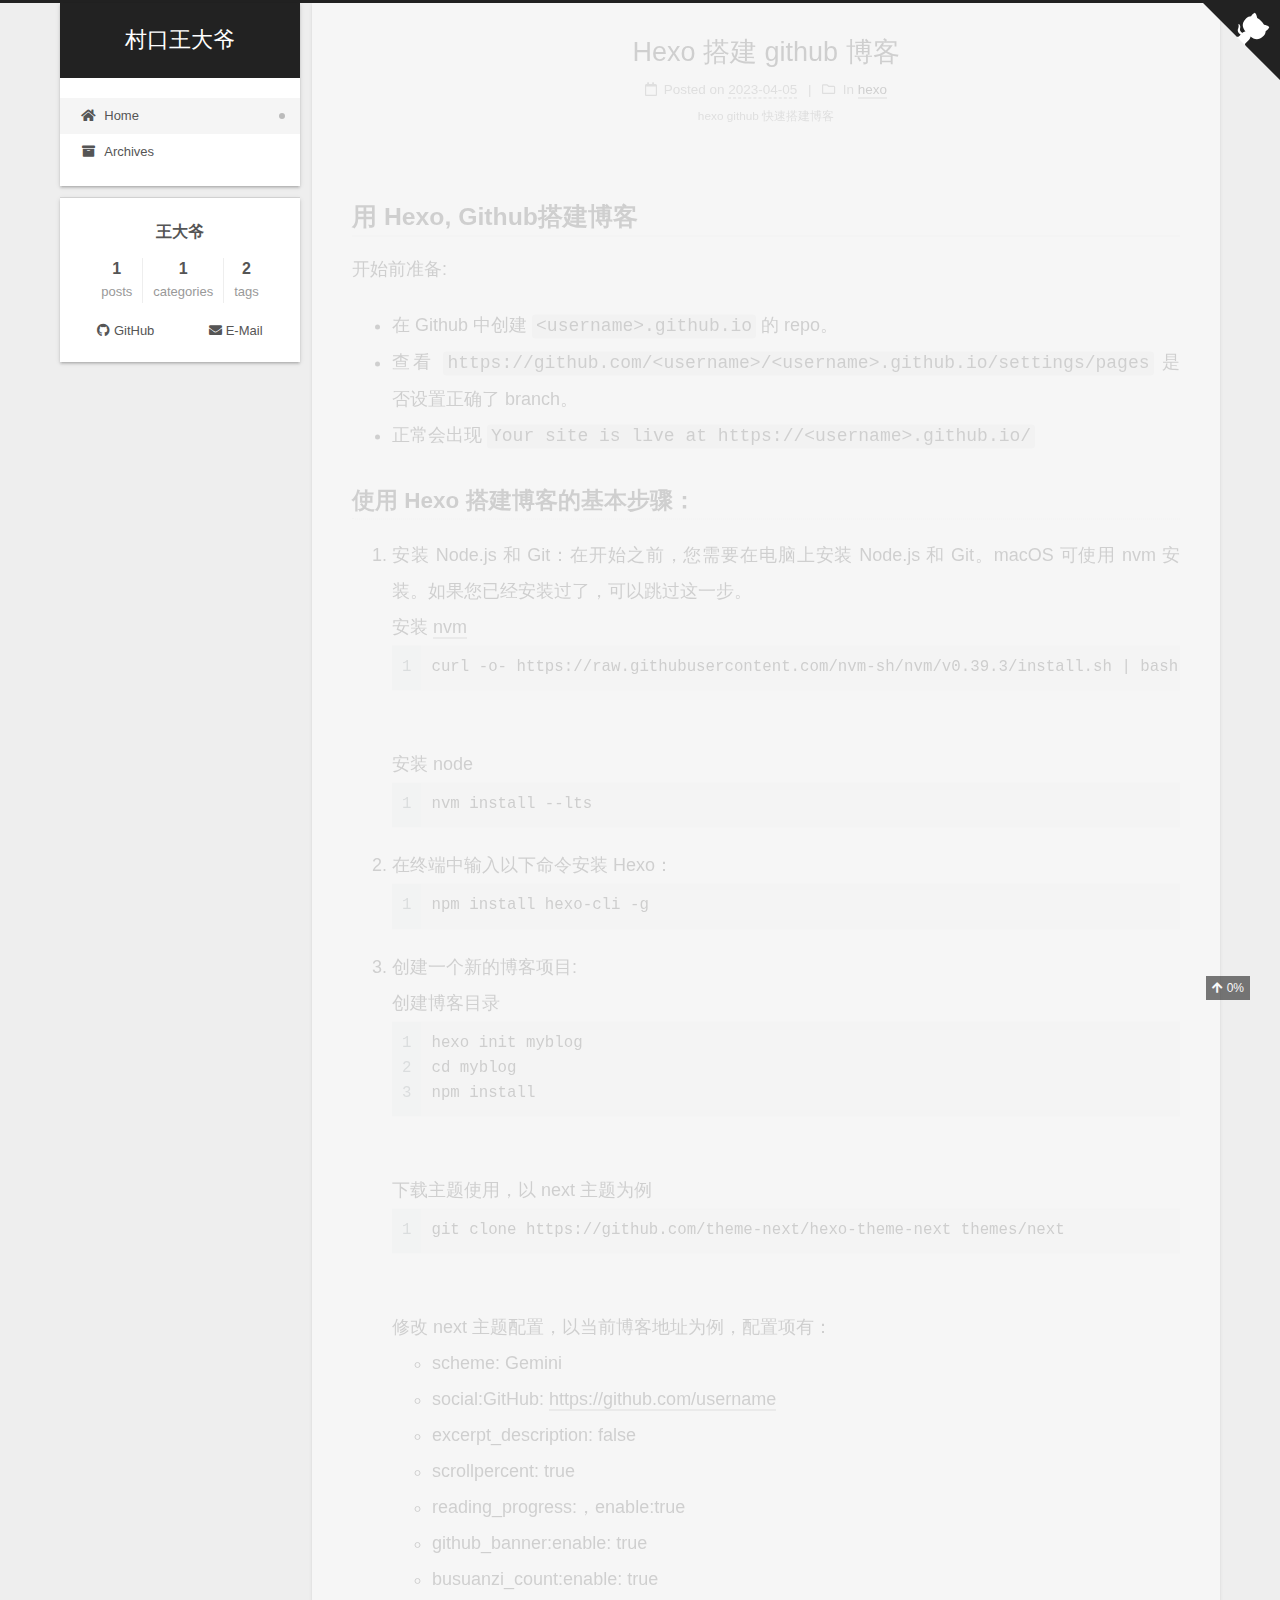
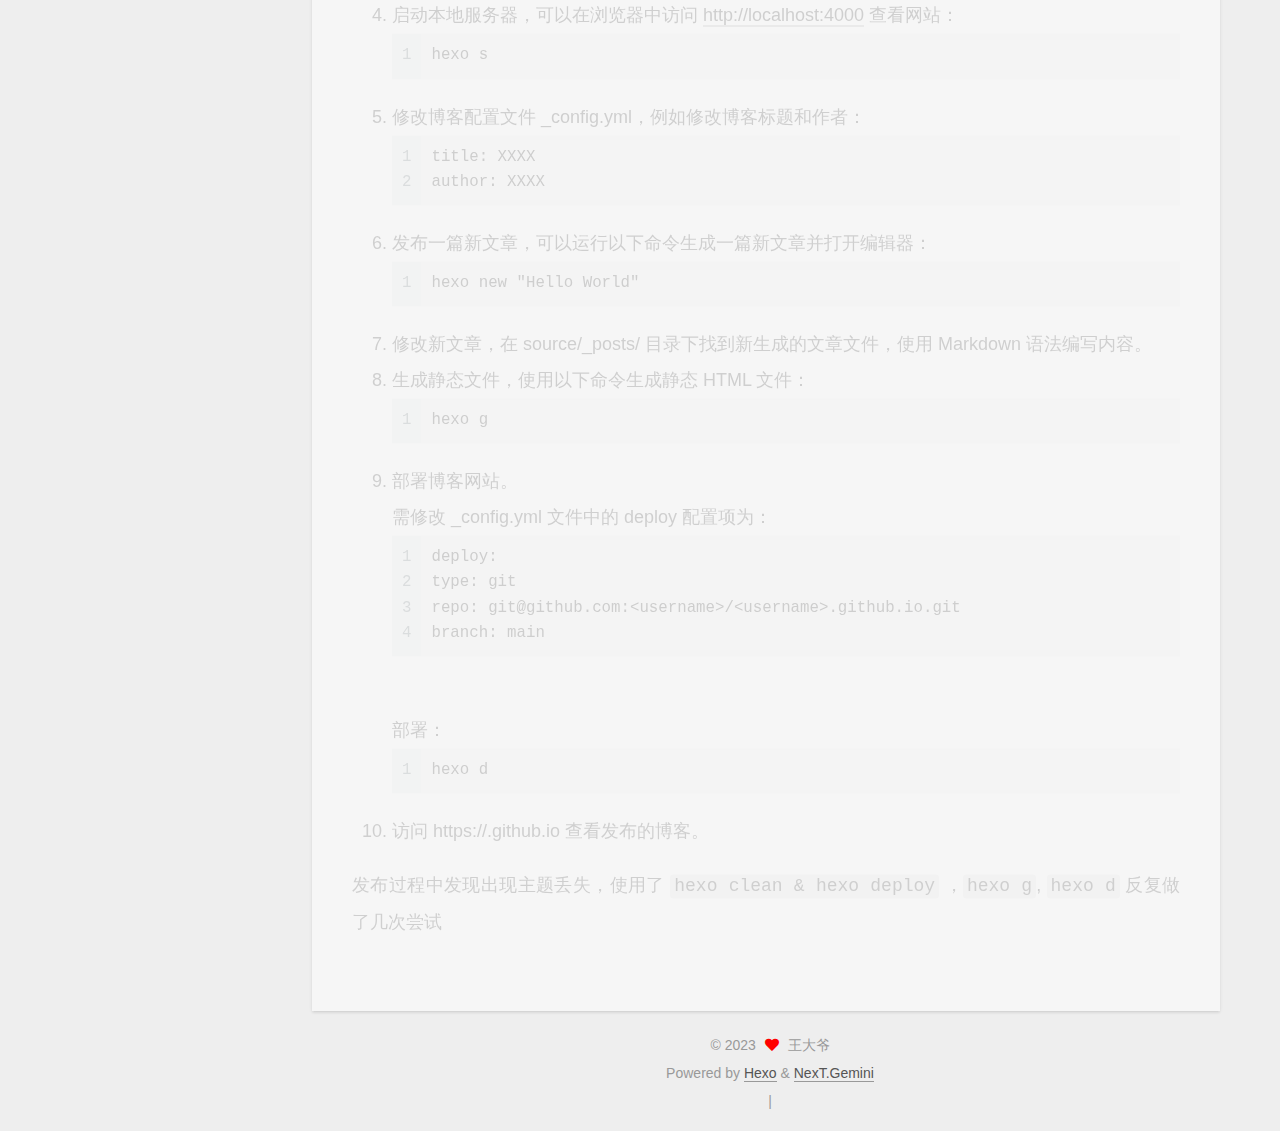
<file: index.html>
<!DOCTYPE html>
<html lang="en">
<head>
  <meta charset="UTF-8">
<meta name="viewport" content="width=device-width, initial-scale=1, maximum-scale=2">
<meta name="theme-color" content="#222">
<meta name="generator" content="Hexo 6.3.0">
  <link rel="apple-touch-icon" sizes="180x180" href="/images/apple-touch-icon-next.png">
  <link rel="icon" type="image/png" sizes="32x32" href="/images/favicon-32x32-next.png">
  <link rel="icon" type="image/png" sizes="16x16" href="/images/favicon-16x16-next.png">
  <link rel="mask-icon" href="/images/logo.svg" color="#222">

<link rel="stylesheet" href="/css/main.css">


<link rel="stylesheet" href="/lib/font-awesome/css/all.min.css">

<script id="hexo-configurations">
    var NexT = window.NexT || {};
    var CONFIG = {"hostname":"wrhsan.github.io","root":"/","scheme":"Gemini","version":"7.8.0","exturl":false,"sidebar":{"position":"left","display":"post","padding":18,"offset":12,"onmobile":false},"copycode":{"enable":false,"show_result":false,"style":null},"back2top":{"enable":true,"sidebar":false,"scrollpercent":true},"bookmark":{"enable":false,"color":"#222","save":"auto"},"fancybox":false,"mediumzoom":false,"lazyload":false,"pangu":false,"comments":{"style":"tabs","active":null,"storage":true,"lazyload":false,"nav":null},"algolia":{"hits":{"per_page":10},"labels":{"input_placeholder":"Search for Posts","hits_empty":"We didn't find any results for the search: ${query}","hits_stats":"${hits} results found in ${time} ms"}},"localsearch":{"enable":false,"trigger":"auto","top_n_per_article":1,"unescape":false,"preload":false},"motion":{"enable":true,"async":false,"transition":{"post_block":"fadeIn","post_header":"slideDownIn","post_body":"slideDownIn","coll_header":"slideLeftIn","sidebar":"slideUpIn"}}};
  </script>

  <meta property="og:type" content="website">
<meta property="og:title" content="村口王大爷">
<meta property="og:url" content="https://wrhsan.github.io/index.html">
<meta property="og:site_name" content="村口王大爷">
<meta property="og:locale" content="en_US">
<meta property="article:author" content="王大爷">
<meta name="twitter:card" content="summary">

<link rel="canonical" href="https://wrhsan.github.io/">


<script id="page-configurations">
  // https://hexo.io/docs/variables.html
  CONFIG.page = {
    sidebar: "",
    isHome : true,
    isPost : false,
    lang   : 'en'
  };
</script>

  <title>村口王大爷</title>
  






  <noscript>
  <style>
  .use-motion .brand,
  .use-motion .menu-item,
  .sidebar-inner,
  .use-motion .post-block,
  .use-motion .pagination,
  .use-motion .comments,
  .use-motion .post-header,
  .use-motion .post-body,
  .use-motion .collection-header { opacity: initial; }

  .use-motion .site-title,
  .use-motion .site-subtitle {
    opacity: initial;
    top: initial;
  }

  .use-motion .logo-line-before i { left: initial; }
  .use-motion .logo-line-after i { right: initial; }
  </style>
</noscript>

</head>

<body itemscope itemtype="http://schema.org/WebPage">
  <div class="container use-motion">
    <div class="headband"></div>

    <header class="header" itemscope itemtype="http://schema.org/WPHeader">
      <div class="header-inner"><div class="site-brand-container">
  <div class="site-nav-toggle">
    <div class="toggle" aria-label="Toggle navigation bar">
      <span class="toggle-line toggle-line-first"></span>
      <span class="toggle-line toggle-line-middle"></span>
      <span class="toggle-line toggle-line-last"></span>
    </div>
  </div>

  <div class="site-meta">

    <a href="/" class="brand" rel="start">
      <span class="logo-line-before"><i></i></span>
      <h1 class="site-title">村口王大爷</h1>
      <span class="logo-line-after"><i></i></span>
    </a>
  </div>

  <div class="site-nav-right">
    <div class="toggle popup-trigger">
    </div>
  </div>
</div>




<nav class="site-nav">
  <ul id="menu" class="main-menu menu">
        <li class="menu-item menu-item-home">

    <a href="/" rel="section"><i class="fa fa-home fa-fw"></i>Home</a>

  </li>
        <li class="menu-item menu-item-archives">

    <a href="/archives/" rel="section"><i class="fa fa-archive fa-fw"></i>Archives</a>

  </li>
  </ul>
</nav>




</div>
    </header>

    
  <div class="back-to-top">
    <i class="fa fa-arrow-up"></i>
    <span>0%</span>
  </div>
  <div class="reading-progress-bar"></div>

  <a href="https://github.com/wrhsan" class="github-corner" title="Follow me on GitHub" aria-label="Follow me on GitHub" rel="noopener" target="_blank"><svg width="80" height="80" viewBox="0 0 250 250" aria-hidden="true"><path d="M0,0 L115,115 L130,115 L142,142 L250,250 L250,0 Z"></path><path d="M128.3,109.0 C113.8,99.7 119.0,89.6 119.0,89.6 C122.0,82.7 120.5,78.6 120.5,78.6 C119.2,72.0 123.4,76.3 123.4,76.3 C127.3,80.9 125.5,87.3 125.5,87.3 C122.9,97.6 130.6,101.9 134.4,103.2" fill="currentColor" style="transform-origin: 130px 106px;" class="octo-arm"></path><path d="M115.0,115.0 C114.9,115.1 118.7,116.5 119.8,115.4 L133.7,101.6 C136.9,99.2 139.9,98.4 142.2,98.6 C133.8,88.0 127.5,74.4 143.8,58.0 C148.5,53.4 154.0,51.2 159.7,51.0 C160.3,49.4 163.2,43.6 171.4,40.1 C171.4,40.1 176.1,42.5 178.8,56.2 C183.1,58.6 187.2,61.8 190.9,65.4 C194.5,69.0 197.7,73.2 200.1,77.6 C213.8,80.2 216.3,84.9 216.3,84.9 C212.7,93.1 206.9,96.0 205.4,96.6 C205.1,102.4 203.0,107.8 198.3,112.5 C181.9,128.9 168.3,122.5 157.7,114.1 C157.9,116.9 156.7,120.9 152.7,124.9 L141.0,136.5 C139.8,137.7 141.6,141.9 141.8,141.8 Z" fill="currentColor" class="octo-body"></path></svg></a>


    <main class="main">
      <div class="main-inner">
        <div class="content-wrap">
          

          <div class="content index posts-expand">
            
      
  
  
  <article itemscope itemtype="http://schema.org/Article" class="post-block" lang="en">
    <link itemprop="mainEntityOfPage" href="https://wrhsan.github.io/2023/04/05/hello-world/">

    <span hidden itemprop="author" itemscope itemtype="http://schema.org/Person">
      <meta itemprop="image" content="/images/avatar.gif">
      <meta itemprop="name" content="王大爷">
      <meta itemprop="description" content="">
    </span>

    <span hidden itemprop="publisher" itemscope itemtype="http://schema.org/Organization">
      <meta itemprop="name" content="村口王大爷">
    </span>
      <header class="post-header">
        <h2 class="post-title" itemprop="name headline">
          
            <a href="/2023/04/05/hello-world/" class="post-title-link" itemprop="url">Hexo 搭建 github 博客</a>
        </h2>

        <div class="post-meta">
            <span class="post-meta-item">
              <span class="post-meta-item-icon">
                <i class="far fa-calendar"></i>
              </span>
              <span class="post-meta-item-text">Posted on</span>
              

              <time title="Created: 2023-04-05 13:10:57 / Modified: 14:48:05" itemprop="dateCreated datePublished" datetime="2023-04-05T13:10:57+08:00">2023-04-05</time>
            </span>
            <span class="post-meta-item">
              <span class="post-meta-item-icon">
                <i class="far fa-folder"></i>
              </span>
              <span class="post-meta-item-text">In</span>
                <span itemprop="about" itemscope itemtype="http://schema.org/Thing">
                  <a href="/categories/hexo/" itemprop="url" rel="index"><span itemprop="name">hexo</span></a>
                </span>
            </span>

          
            <div class="post-description">hexo github 快速搭建博客</div>

        </div>
      </header>

    
    
    
    <div class="post-body" itemprop="articleBody">

      
          <h2 id="用-Hexo-Github搭建博客"><a href="#用-Hexo-Github搭建博客" class="headerlink" title="用 Hexo, Github搭建博客"></a>用 Hexo, Github搭建博客</h2><p>  开始前准备:</p>
<ul>
<li>在 Github 中创建 <code>&lt;username&gt;.github.io</code> 的 repo。</li>
<li>查看 <code>https://github.com/&lt;username&gt;/&lt;username&gt;.github.io/settings/pages</code> 是否设置正确了 branch。</li>
<li>正常会出现 <code>Your site is live at https://&lt;username&gt;.github.io/</code></li>
</ul>
<h3 id="使用-Hexo-搭建博客的基本步骤："><a href="#使用-Hexo-搭建博客的基本步骤：" class="headerlink" title="使用 Hexo 搭建博客的基本步骤："></a>使用 Hexo 搭建博客的基本步骤：</h3><ol>
<li>安装 Node.js 和 Git：在开始之前，您需要在电脑上安装 Node.js 和 Git。macOS 可使用 nvm 安装。如果您已经安装过了，可以跳过这一步。<br>安装 <a target="_blank" rel="noopener" href="https://github.com/nvm-sh/nvm">nvm</a><br><figure class="highlight plaintext"><table><tr><td class="gutter"><pre><span class="line">1</span><br></pre></td><td class="code"><pre><span class="line">curl -o- https://raw.githubusercontent.com/nvm-sh/nvm/v0.39.3/install.sh | bash</span><br></pre></td></tr></table></figure><br>安装 node<br><figure class="highlight plaintext"><table><tr><td class="gutter"><pre><span class="line">1</span><br></pre></td><td class="code"><pre><span class="line">nvm install --lts</span><br></pre></td></tr></table></figure></li>
<li>在终端中输入以下命令安装 Hexo：<br><figure class="highlight plaintext"><table><tr><td class="gutter"><pre><span class="line">1</span><br></pre></td><td class="code"><pre><span class="line">npm install hexo-cli -g</span><br></pre></td></tr></table></figure></li>
<li>创建一个新的博客项目:<br>创建博客目录<br><figure class="highlight plaintext"><table><tr><td class="gutter"><pre><span class="line">1</span><br><span class="line">2</span><br><span class="line">3</span><br></pre></td><td class="code"><pre><span class="line">hexo init myblog</span><br><span class="line">cd myblog</span><br><span class="line">npm install</span><br></pre></td></tr></table></figure><br>下载主题使用，以 next 主题为例<br><figure class="highlight plaintext"><table><tr><td class="gutter"><pre><span class="line">1</span><br></pre></td><td class="code"><pre><span class="line">git clone https://github.com/theme-next/hexo-theme-next themes/next</span><br></pre></td></tr></table></figure><br>修改 next 主题配置，以当前博客地址为例，配置项有： <ul>
<li>scheme: Gemini</li>
<li>social:GitHub: <a target="_blank" rel="noopener" href="https://github.com/username">https://github.com/username</a></li>
<li>excerpt_description: false</li>
<li>scrollpercent: true</li>
<li>reading_progress:，enable:true</li>
<li>github_banner:enable: true</li>
<li>busuanzi_count:enable: true</li>
</ul>
</li>
<li>启动本地服务器，可以在浏览器中访问 <a target="_blank" rel="noopener" href="http://localhost:4000/">http://localhost:4000</a> 查看网站：<br><figure class="highlight plaintext"><table><tr><td class="gutter"><pre><span class="line">1</span><br></pre></td><td class="code"><pre><span class="line">hexo s</span><br></pre></td></tr></table></figure></li>
<li>修改博客配置文件 _config.yml，例如修改博客标题和作者：<br><figure class="highlight plaintext"><table><tr><td class="gutter"><pre><span class="line">1</span><br><span class="line">2</span><br></pre></td><td class="code"><pre><span class="line">title: XXXX</span><br><span class="line">author: XXXX</span><br></pre></td></tr></table></figure></li>
<li>发布一篇新文章，可以运行以下命令生成一篇新文章并打开编辑器：<br><figure class="highlight plaintext"><table><tr><td class="gutter"><pre><span class="line">1</span><br></pre></td><td class="code"><pre><span class="line">hexo new &quot;Hello World&quot;</span><br></pre></td></tr></table></figure></li>
<li>修改新文章，在 source&#x2F;_posts&#x2F; 目录下找到新生成的文章文件，使用 Markdown 语法编写内容。</li>
<li>生成静态文件，使用以下命令生成静态 HTML 文件：<br><figure class="highlight plaintext"><table><tr><td class="gutter"><pre><span class="line">1</span><br></pre></td><td class="code"><pre><span class="line">hexo g</span><br></pre></td></tr></table></figure></li>
<li>部署博客网站。<br>需修改 _config.yml 文件中的 deploy 配置项为：<br><figure class="highlight plaintext"><table><tr><td class="gutter"><pre><span class="line">1</span><br><span class="line">2</span><br><span class="line">3</span><br><span class="line">4</span><br></pre></td><td class="code"><pre><span class="line">deploy:</span><br><span class="line">type: git</span><br><span class="line">repo: git@github.com:&lt;username&gt;/&lt;username&gt;.github.io.git</span><br><span class="line">branch: main</span><br></pre></td></tr></table></figure><br>部署：<br><figure class="highlight plaintext"><table><tr><td class="gutter"><pre><span class="line">1</span><br></pre></td><td class="code"><pre><span class="line">hexo d</span><br></pre></td></tr></table></figure></li>
<li>访问 https:&#x2F;&#x2F;<username>.github.io 查看发布的博客。</li>
</ol>
<p>发布过程中发现出现主题丢失，使用了 <code>hexo clean &amp; hexo deploy</code> ，<code>hexo g</code>, <code>hexo d</code> 反复做了几次尝试</p>

      
    </div>

    
    
    
      <footer class="post-footer">
        <div class="post-eof"></div>
      </footer>
  </article>
  
  
  


  



          </div>
          

<script>
  window.addEventListener('tabs:register', () => {
    let { activeClass } = CONFIG.comments;
    if (CONFIG.comments.storage) {
      activeClass = localStorage.getItem('comments_active') || activeClass;
    }
    if (activeClass) {
      let activeTab = document.querySelector(`a[href="#comment-${activeClass}"]`);
      if (activeTab) {
        activeTab.click();
      }
    }
  });
  if (CONFIG.comments.storage) {
    window.addEventListener('tabs:click', event => {
      if (!event.target.matches('.tabs-comment .tab-content .tab-pane')) return;
      let commentClass = event.target.classList[1];
      localStorage.setItem('comments_active', commentClass);
    });
  }
</script>

        </div>
          
  
  <div class="toggle sidebar-toggle">
    <span class="toggle-line toggle-line-first"></span>
    <span class="toggle-line toggle-line-middle"></span>
    <span class="toggle-line toggle-line-last"></span>
  </div>

  <aside class="sidebar">
    <div class="sidebar-inner">

      <ul class="sidebar-nav motion-element">
        <li class="sidebar-nav-toc">
          Table of Contents
        </li>
        <li class="sidebar-nav-overview">
          Overview
        </li>
      </ul>

      <!--noindex-->
      <div class="post-toc-wrap sidebar-panel">
      </div>
      <!--/noindex-->

      <div class="site-overview-wrap sidebar-panel">
        <div class="site-author motion-element" itemprop="author" itemscope itemtype="http://schema.org/Person">
  <p class="site-author-name" itemprop="name">王大爷</p>
  <div class="site-description" itemprop="description"></div>
</div>
<div class="site-state-wrap motion-element">
  <nav class="site-state">
      <div class="site-state-item site-state-posts">
          <a href="/archives/">
        
          <span class="site-state-item-count">1</span>
          <span class="site-state-item-name">posts</span>
        </a>
      </div>
      <div class="site-state-item site-state-categories">
            <a href="/categories/">
        <span class="site-state-item-count">1</span>
        <span class="site-state-item-name">categories</span></a>
      </div>
      <div class="site-state-item site-state-tags">
            <a href="/tags/">
        <span class="site-state-item-count">2</span>
        <span class="site-state-item-name">tags</span></a>
      </div>
  </nav>
</div>
  <div class="links-of-author motion-element">
      <span class="links-of-author-item">
        <a href="https://github.com/wrhsan" title="GitHub → https:&#x2F;&#x2F;github.com&#x2F;wrhsan" rel="noopener" target="_blank"><i class="fab fa-github fa-fw"></i>GitHub</a>
      </span>
      <span class="links-of-author-item">
        <a href="mailto:wrhsan@gmail.com" title="E-Mail → mailto:wrhsan@gmail.com" rel="noopener" target="_blank"><i class="fa fa-envelope fa-fw"></i>E-Mail</a>
      </span>
  </div>



      </div>

    </div>
  </aside>
  <div id="sidebar-dimmer"></div>


      </div>
    </main>

    <footer class="footer">
      <div class="footer-inner">
        

        

<div class="copyright">
  
  &copy; 
  <span itemprop="copyrightYear">2023</span>
  <span class="with-love">
    <i class="fa fa-heart"></i>
  </span>
  <span class="author" itemprop="copyrightHolder">王大爷</span>
</div>
  <div class="powered-by">Powered by <a href="https://hexo.io/" class="theme-link" rel="noopener" target="_blank">Hexo</a> & <a href="https://theme-next.org/" class="theme-link" rel="noopener" target="_blank">NexT.Gemini</a>
  </div>

        
<div class="busuanzi-count">
  <script async src="https://busuanzi.ibruce.info/busuanzi/2.3/busuanzi.pure.mini.js"></script>
    <span class="post-meta-item" id="busuanzi_container_site_uv" style="display: none;">
      <span class="post-meta-item-icon">
        <i class="fa fa-user"></i>
      </span>
      <span class="site-uv" title="Total Visitors">
        <span id="busuanzi_value_site_uv"></span>
      </span>
    </span>
    <span class="post-meta-divider">|</span>
    <span class="post-meta-item" id="busuanzi_container_site_pv" style="display: none;">
      <span class="post-meta-item-icon">
        <i class="fa fa-eye"></i>
      </span>
      <span class="site-pv" title="Total Views">
        <span id="busuanzi_value_site_pv"></span>
      </span>
    </span>
</div>








      </div>
    </footer>
  </div>

  
  <script src="/lib/anime.min.js"></script>
  <script src="/lib/velocity/velocity.min.js"></script>
  <script src="/lib/velocity/velocity.ui.min.js"></script>

<script src="/js/utils.js"></script>

<script src="/js/motion.js"></script>


<script src="/js/schemes/pisces.js"></script>


<script src="/js/next-boot.js"></script>




  















  

  

</body>
</html>
</file>
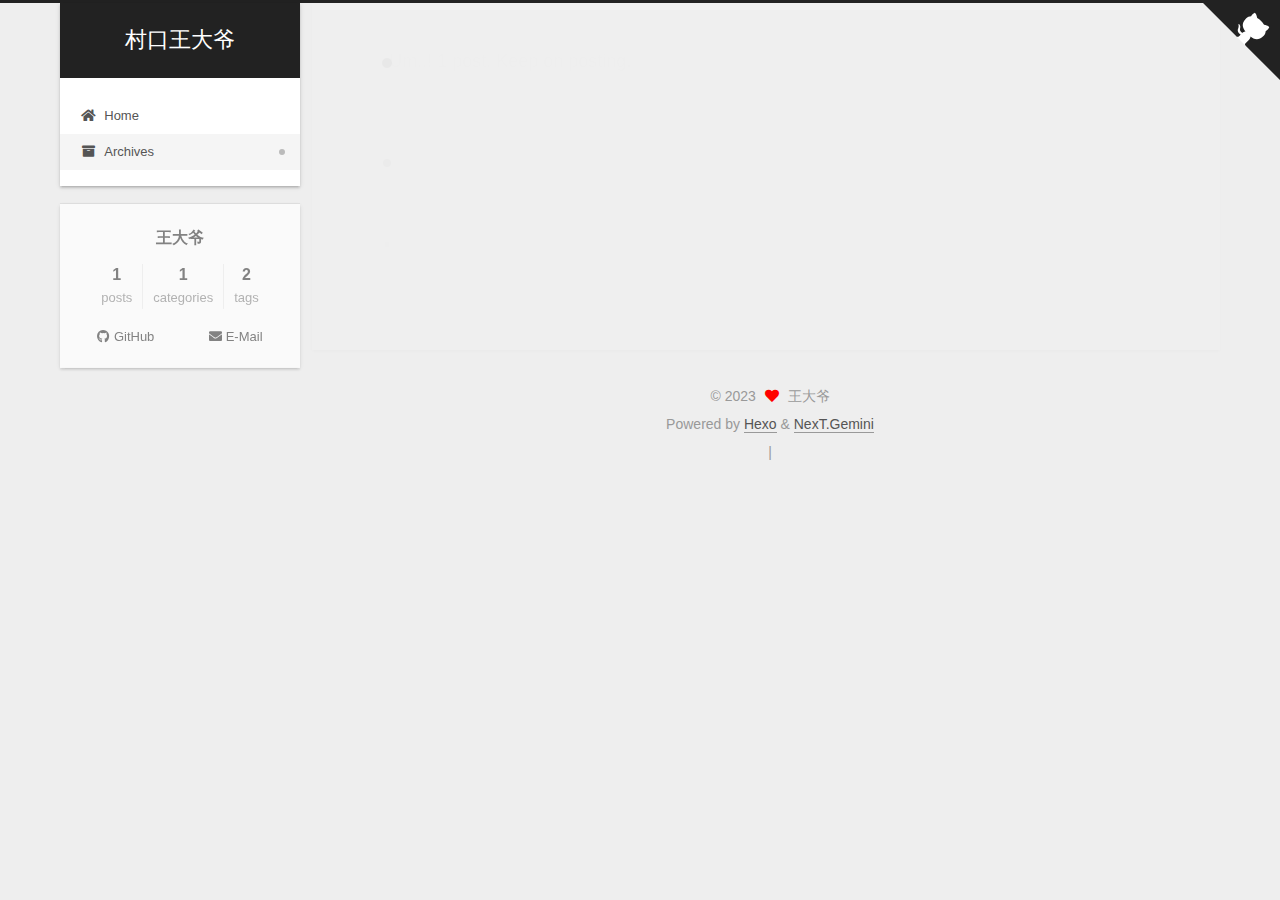
<file: archives/index.html>
<!DOCTYPE html>
<html lang="en">
<head>
  <meta charset="UTF-8">
<meta name="viewport" content="width=device-width, initial-scale=1, maximum-scale=2">
<meta name="theme-color" content="#222">
<meta name="generator" content="Hexo 6.3.0">
  <link rel="apple-touch-icon" sizes="180x180" href="/images/apple-touch-icon-next.png">
  <link rel="icon" type="image/png" sizes="32x32" href="/images/favicon-32x32-next.png">
  <link rel="icon" type="image/png" sizes="16x16" href="/images/favicon-16x16-next.png">
  <link rel="mask-icon" href="/images/logo.svg" color="#222">

<link rel="stylesheet" href="/css/main.css">


<link rel="stylesheet" href="/lib/font-awesome/css/all.min.css">

<script id="hexo-configurations">
    var NexT = window.NexT || {};
    var CONFIG = {"hostname":"wrhsan.github.io","root":"/","scheme":"Gemini","version":"7.8.0","exturl":false,"sidebar":{"position":"left","display":"post","padding":18,"offset":12,"onmobile":false},"copycode":{"enable":false,"show_result":false,"style":null},"back2top":{"enable":true,"sidebar":false,"scrollpercent":true},"bookmark":{"enable":false,"color":"#222","save":"auto"},"fancybox":false,"mediumzoom":false,"lazyload":false,"pangu":false,"comments":{"style":"tabs","active":null,"storage":true,"lazyload":false,"nav":null},"algolia":{"hits":{"per_page":10},"labels":{"input_placeholder":"Search for Posts","hits_empty":"We didn't find any results for the search: ${query}","hits_stats":"${hits} results found in ${time} ms"}},"localsearch":{"enable":false,"trigger":"auto","top_n_per_article":1,"unescape":false,"preload":false},"motion":{"enable":true,"async":false,"transition":{"post_block":"fadeIn","post_header":"slideDownIn","post_body":"slideDownIn","coll_header":"slideLeftIn","sidebar":"slideUpIn"}}};
  </script>

  <meta property="og:type" content="website">
<meta property="og:title" content="村口王大爷">
<meta property="og:url" content="https://wrhsan.github.io/archives/index.html">
<meta property="og:site_name" content="村口王大爷">
<meta property="og:locale" content="en_US">
<meta property="article:author" content="王大爷">
<meta name="twitter:card" content="summary">

<link rel="canonical" href="https://wrhsan.github.io/archives/">


<script id="page-configurations">
  // https://hexo.io/docs/variables.html
  CONFIG.page = {
    sidebar: "",
    isHome : false,
    isPost : false,
    lang   : 'en'
  };
</script>

  <title>Archive | 村口王大爷</title>
  






  <noscript>
  <style>
  .use-motion .brand,
  .use-motion .menu-item,
  .sidebar-inner,
  .use-motion .post-block,
  .use-motion .pagination,
  .use-motion .comments,
  .use-motion .post-header,
  .use-motion .post-body,
  .use-motion .collection-header { opacity: initial; }

  .use-motion .site-title,
  .use-motion .site-subtitle {
    opacity: initial;
    top: initial;
  }

  .use-motion .logo-line-before i { left: initial; }
  .use-motion .logo-line-after i { right: initial; }
  </style>
</noscript>

</head>

<body itemscope itemtype="http://schema.org/WebPage">
  <div class="container use-motion">
    <div class="headband"></div>

    <header class="header" itemscope itemtype="http://schema.org/WPHeader">
      <div class="header-inner"><div class="site-brand-container">
  <div class="site-nav-toggle">
    <div class="toggle" aria-label="Toggle navigation bar">
      <span class="toggle-line toggle-line-first"></span>
      <span class="toggle-line toggle-line-middle"></span>
      <span class="toggle-line toggle-line-last"></span>
    </div>
  </div>

  <div class="site-meta">

    <a href="/" class="brand" rel="start">
      <span class="logo-line-before"><i></i></span>
      <h1 class="site-title">村口王大爷</h1>
      <span class="logo-line-after"><i></i></span>
    </a>
  </div>

  <div class="site-nav-right">
    <div class="toggle popup-trigger">
    </div>
  </div>
</div>




<nav class="site-nav">
  <ul id="menu" class="main-menu menu">
        <li class="menu-item menu-item-home">

    <a href="/" rel="section"><i class="fa fa-home fa-fw"></i>Home</a>

  </li>
        <li class="menu-item menu-item-archives">

    <a href="/archives/" rel="section"><i class="fa fa-archive fa-fw"></i>Archives</a>

  </li>
  </ul>
</nav>




</div>
    </header>

    
  <div class="back-to-top">
    <i class="fa fa-arrow-up"></i>
    <span>0%</span>
  </div>
  <div class="reading-progress-bar"></div>

  <a href="https://github.com/wrhsan" class="github-corner" title="Follow me on GitHub" aria-label="Follow me on GitHub" rel="noopener" target="_blank"><svg width="80" height="80" viewBox="0 0 250 250" aria-hidden="true"><path d="M0,0 L115,115 L130,115 L142,142 L250,250 L250,0 Z"></path><path d="M128.3,109.0 C113.8,99.7 119.0,89.6 119.0,89.6 C122.0,82.7 120.5,78.6 120.5,78.6 C119.2,72.0 123.4,76.3 123.4,76.3 C127.3,80.9 125.5,87.3 125.5,87.3 C122.9,97.6 130.6,101.9 134.4,103.2" fill="currentColor" style="transform-origin: 130px 106px;" class="octo-arm"></path><path d="M115.0,115.0 C114.9,115.1 118.7,116.5 119.8,115.4 L133.7,101.6 C136.9,99.2 139.9,98.4 142.2,98.6 C133.8,88.0 127.5,74.4 143.8,58.0 C148.5,53.4 154.0,51.2 159.7,51.0 C160.3,49.4 163.2,43.6 171.4,40.1 C171.4,40.1 176.1,42.5 178.8,56.2 C183.1,58.6 187.2,61.8 190.9,65.4 C194.5,69.0 197.7,73.2 200.1,77.6 C213.8,80.2 216.3,84.9 216.3,84.9 C212.7,93.1 206.9,96.0 205.4,96.6 C205.1,102.4 203.0,107.8 198.3,112.5 C181.9,128.9 168.3,122.5 157.7,114.1 C157.9,116.9 156.7,120.9 152.7,124.9 L141.0,136.5 C139.8,137.7 141.6,141.9 141.8,141.8 Z" fill="currentColor" class="octo-body"></path></svg></a>


    <main class="main">
      <div class="main-inner">
        <div class="content-wrap">
          

          <div class="content archive">
            

  
  
  
  <div class="post-block">
    <div class="posts-collapse">
      <div class="collection-title">
        <span class="collection-header">Um..! 1 post. Keep on posting.</span>
      </div>

      
    <div class="collection-year">
      <span class="collection-header">2023</span>
    </div>

  <article itemscope itemtype="http://schema.org/Article">
    <header class="post-header">

      <div class="post-meta">
        <time itemprop="dateCreated"
              datetime="2023-04-05T13:10:57+08:00"
              content="2023-04-05">
          04-05
        </time>
      </div>

      <div class="post-title">
          <a class="post-title-link" href="/2023/04/05/hello-world/" itemprop="url">
            <span itemprop="name">Hexo 搭建 github 博客</span>
          </a>
      </div>

    </header>
  </article>


    </div>
  </div>
  
  
  

  



          </div>
          

<script>
  window.addEventListener('tabs:register', () => {
    let { activeClass } = CONFIG.comments;
    if (CONFIG.comments.storage) {
      activeClass = localStorage.getItem('comments_active') || activeClass;
    }
    if (activeClass) {
      let activeTab = document.querySelector(`a[href="#comment-${activeClass}"]`);
      if (activeTab) {
        activeTab.click();
      }
    }
  });
  if (CONFIG.comments.storage) {
    window.addEventListener('tabs:click', event => {
      if (!event.target.matches('.tabs-comment .tab-content .tab-pane')) return;
      let commentClass = event.target.classList[1];
      localStorage.setItem('comments_active', commentClass);
    });
  }
</script>

        </div>
          
  
  <div class="toggle sidebar-toggle">
    <span class="toggle-line toggle-line-first"></span>
    <span class="toggle-line toggle-line-middle"></span>
    <span class="toggle-line toggle-line-last"></span>
  </div>

  <aside class="sidebar">
    <div class="sidebar-inner">

      <ul class="sidebar-nav motion-element">
        <li class="sidebar-nav-toc">
          Table of Contents
        </li>
        <li class="sidebar-nav-overview">
          Overview
        </li>
      </ul>

      <!--noindex-->
      <div class="post-toc-wrap sidebar-panel">
      </div>
      <!--/noindex-->

      <div class="site-overview-wrap sidebar-panel">
        <div class="site-author motion-element" itemprop="author" itemscope itemtype="http://schema.org/Person">
  <p class="site-author-name" itemprop="name">王大爷</p>
  <div class="site-description" itemprop="description"></div>
</div>
<div class="site-state-wrap motion-element">
  <nav class="site-state">
      <div class="site-state-item site-state-posts">
          <a href="/archives/">
        
          <span class="site-state-item-count">1</span>
          <span class="site-state-item-name">posts</span>
        </a>
      </div>
      <div class="site-state-item site-state-categories">
            <a href="/categories/">
        <span class="site-state-item-count">1</span>
        <span class="site-state-item-name">categories</span></a>
      </div>
      <div class="site-state-item site-state-tags">
            <a href="/tags/">
        <span class="site-state-item-count">2</span>
        <span class="site-state-item-name">tags</span></a>
      </div>
  </nav>
</div>
  <div class="links-of-author motion-element">
      <span class="links-of-author-item">
        <a href="https://github.com/wrhsan" title="GitHub → https:&#x2F;&#x2F;github.com&#x2F;wrhsan" rel="noopener" target="_blank"><i class="fab fa-github fa-fw"></i>GitHub</a>
      </span>
      <span class="links-of-author-item">
        <a href="mailto:wrhsan@gmail.com" title="E-Mail → mailto:wrhsan@gmail.com" rel="noopener" target="_blank"><i class="fa fa-envelope fa-fw"></i>E-Mail</a>
      </span>
  </div>



      </div>

    </div>
  </aside>
  <div id="sidebar-dimmer"></div>


      </div>
    </main>

    <footer class="footer">
      <div class="footer-inner">
        

        

<div class="copyright">
  
  &copy; 
  <span itemprop="copyrightYear">2023</span>
  <span class="with-love">
    <i class="fa fa-heart"></i>
  </span>
  <span class="author" itemprop="copyrightHolder">王大爷</span>
</div>
  <div class="powered-by">Powered by <a href="https://hexo.io/" class="theme-link" rel="noopener" target="_blank">Hexo</a> & <a href="https://theme-next.org/" class="theme-link" rel="noopener" target="_blank">NexT.Gemini</a>
  </div>

        
<div class="busuanzi-count">
  <script async src="https://busuanzi.ibruce.info/busuanzi/2.3/busuanzi.pure.mini.js"></script>
    <span class="post-meta-item" id="busuanzi_container_site_uv" style="display: none;">
      <span class="post-meta-item-icon">
        <i class="fa fa-user"></i>
      </span>
      <span class="site-uv" title="Total Visitors">
        <span id="busuanzi_value_site_uv"></span>
      </span>
    </span>
    <span class="post-meta-divider">|</span>
    <span class="post-meta-item" id="busuanzi_container_site_pv" style="display: none;">
      <span class="post-meta-item-icon">
        <i class="fa fa-eye"></i>
      </span>
      <span class="site-pv" title="Total Views">
        <span id="busuanzi_value_site_pv"></span>
      </span>
    </span>
</div>








      </div>
    </footer>
  </div>

  
  <script src="/lib/anime.min.js"></script>
  <script src="/lib/velocity/velocity.min.js"></script>
  <script src="/lib/velocity/velocity.ui.min.js"></script>

<script src="/js/utils.js"></script>

<script src="/js/motion.js"></script>


<script src="/js/schemes/pisces.js"></script>


<script src="/js/next-boot.js"></script>




  















  

  

</body>
</html>
</file>
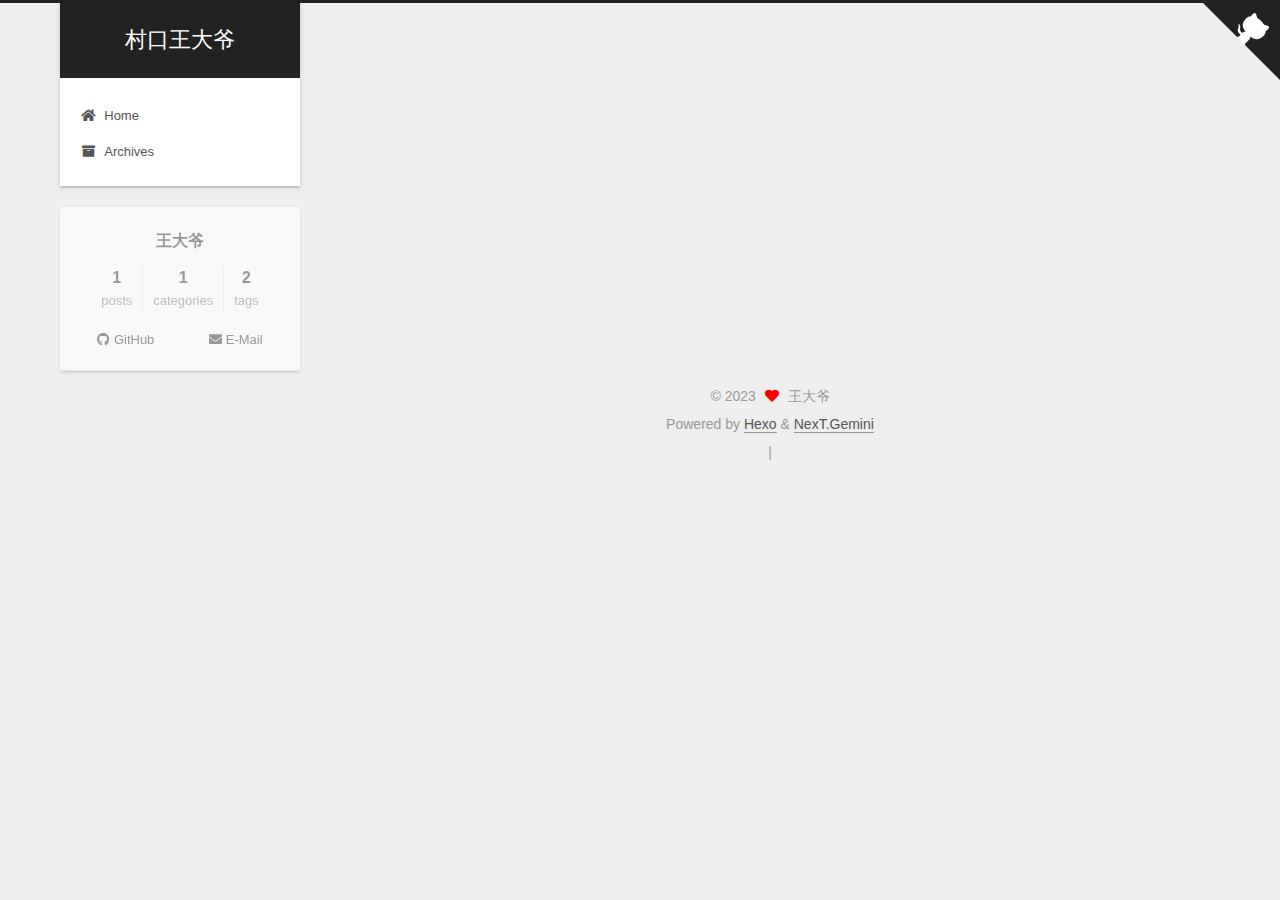
<file: categories/index.html>
<!DOCTYPE html>
<html lang="en">
<head>
  <meta charset="UTF-8">
<meta name="viewport" content="width=device-width, initial-scale=1, maximum-scale=2">
<meta name="theme-color" content="#222">
<meta name="generator" content="Hexo 6.3.0">
  <link rel="apple-touch-icon" sizes="180x180" href="/images/apple-touch-icon-next.png">
  <link rel="icon" type="image/png" sizes="32x32" href="/images/favicon-32x32-next.png">
  <link rel="icon" type="image/png" sizes="16x16" href="/images/favicon-16x16-next.png">
  <link rel="mask-icon" href="/images/logo.svg" color="#222">

<link rel="stylesheet" href="/css/main.css">


<link rel="stylesheet" href="/lib/font-awesome/css/all.min.css">

<script id="hexo-configurations">
    var NexT = window.NexT || {};
    var CONFIG = {"hostname":"wrhsan.github.io","root":"/","scheme":"Gemini","version":"7.8.0","exturl":false,"sidebar":{"position":"left","display":"post","padding":18,"offset":12,"onmobile":false},"copycode":{"enable":false,"show_result":false,"style":null},"back2top":{"enable":true,"sidebar":false,"scrollpercent":true},"bookmark":{"enable":false,"color":"#222","save":"auto"},"fancybox":false,"mediumzoom":false,"lazyload":false,"pangu":false,"comments":{"style":"tabs","active":null,"storage":true,"lazyload":false,"nav":null},"algolia":{"hits":{"per_page":10},"labels":{"input_placeholder":"Search for Posts","hits_empty":"We didn't find any results for the search: ${query}","hits_stats":"${hits} results found in ${time} ms"}},"localsearch":{"enable":false,"trigger":"auto","top_n_per_article":1,"unescape":false,"preload":false},"motion":{"enable":true,"async":false,"transition":{"post_block":"fadeIn","post_header":"slideDownIn","post_body":"slideDownIn","coll_header":"slideLeftIn","sidebar":"slideUpIn"}}};
  </script>

  <meta property="og:type" content="website">
<meta property="og:title" content="categories">
<meta property="og:url" content="https://wrhsan.github.io/categories/index.html">
<meta property="og:site_name" content="村口王大爷">
<meta property="og:locale" content="en_US">
<meta property="article:published_time" content="2023-04-05T05:17:20.000Z">
<meta property="article:modified_time" content="2023-04-05T05:25:04.150Z">
<meta property="article:author" content="王大爷">
<meta name="twitter:card" content="summary">

<link rel="canonical" href="https://wrhsan.github.io/categories/">


<script id="page-configurations">
  // https://hexo.io/docs/variables.html
  CONFIG.page = {
    sidebar: "",
    isHome : false,
    isPost : false,
    lang   : 'en'
  };
</script>

  <title>categories | 村口王大爷
</title>
  






  <noscript>
  <style>
  .use-motion .brand,
  .use-motion .menu-item,
  .sidebar-inner,
  .use-motion .post-block,
  .use-motion .pagination,
  .use-motion .comments,
  .use-motion .post-header,
  .use-motion .post-body,
  .use-motion .collection-header { opacity: initial; }

  .use-motion .site-title,
  .use-motion .site-subtitle {
    opacity: initial;
    top: initial;
  }

  .use-motion .logo-line-before i { left: initial; }
  .use-motion .logo-line-after i { right: initial; }
  </style>
</noscript>

</head>

<body itemscope itemtype="http://schema.org/WebPage">
  <div class="container use-motion">
    <div class="headband"></div>

    <header class="header" itemscope itemtype="http://schema.org/WPHeader">
      <div class="header-inner"><div class="site-brand-container">
  <div class="site-nav-toggle">
    <div class="toggle" aria-label="Toggle navigation bar">
      <span class="toggle-line toggle-line-first"></span>
      <span class="toggle-line toggle-line-middle"></span>
      <span class="toggle-line toggle-line-last"></span>
    </div>
  </div>

  <div class="site-meta">

    <a href="/" class="brand" rel="start">
      <span class="logo-line-before"><i></i></span>
      <h1 class="site-title">村口王大爷</h1>
      <span class="logo-line-after"><i></i></span>
    </a>
  </div>

  <div class="site-nav-right">
    <div class="toggle popup-trigger">
    </div>
  </div>
</div>




<nav class="site-nav">
  <ul id="menu" class="main-menu menu">
        <li class="menu-item menu-item-home">

    <a href="/" rel="section"><i class="fa fa-home fa-fw"></i>Home</a>

  </li>
        <li class="menu-item menu-item-archives">

    <a href="/archives/" rel="section"><i class="fa fa-archive fa-fw"></i>Archives</a>

  </li>
  </ul>
</nav>




</div>
    </header>

    
  <div class="back-to-top">
    <i class="fa fa-arrow-up"></i>
    <span>0%</span>
  </div>
  <div class="reading-progress-bar"></div>

  <a href="https://github.com/wrhsan" class="github-corner" title="Follow me on GitHub" aria-label="Follow me on GitHub" rel="noopener" target="_blank"><svg width="80" height="80" viewBox="0 0 250 250" aria-hidden="true"><path d="M0,0 L115,115 L130,115 L142,142 L250,250 L250,0 Z"></path><path d="M128.3,109.0 C113.8,99.7 119.0,89.6 119.0,89.6 C122.0,82.7 120.5,78.6 120.5,78.6 C119.2,72.0 123.4,76.3 123.4,76.3 C127.3,80.9 125.5,87.3 125.5,87.3 C122.9,97.6 130.6,101.9 134.4,103.2" fill="currentColor" style="transform-origin: 130px 106px;" class="octo-arm"></path><path d="M115.0,115.0 C114.9,115.1 118.7,116.5 119.8,115.4 L133.7,101.6 C136.9,99.2 139.9,98.4 142.2,98.6 C133.8,88.0 127.5,74.4 143.8,58.0 C148.5,53.4 154.0,51.2 159.7,51.0 C160.3,49.4 163.2,43.6 171.4,40.1 C171.4,40.1 176.1,42.5 178.8,56.2 C183.1,58.6 187.2,61.8 190.9,65.4 C194.5,69.0 197.7,73.2 200.1,77.6 C213.8,80.2 216.3,84.9 216.3,84.9 C212.7,93.1 206.9,96.0 205.4,96.6 C205.1,102.4 203.0,107.8 198.3,112.5 C181.9,128.9 168.3,122.5 157.7,114.1 C157.9,116.9 156.7,120.9 152.7,124.9 L141.0,136.5 C139.8,137.7 141.6,141.9 141.8,141.8 Z" fill="currentColor" class="octo-body"></path></svg></a>


    <main class="main">
      <div class="main-inner">
        <div class="content-wrap">
          
  
  

          <div class="content page posts-expand">
            

    
    
    
    <div class="post-block" lang="en">
      <header class="post-header">

<h1 class="post-title" itemprop="name headline">categories
</h1>

<div class="post-meta">
  

</div>

</header>

      
      
      
      <div class="post-body">
          <div class="category-all-page">
            <div class="category-all-title">
              1 category in total
            </div>
            <div class="category-all">
              <ul class="category-list"><li class="category-list-item"><a class="category-list-link" href="/categories/hexo/">hexo</a><span class="category-list-count">1</span></li></ul>
            </div>
          </div>
        
      </div>
      
      
      
    </div>
    

    
    
    


          </div>
          

<script>
  window.addEventListener('tabs:register', () => {
    let { activeClass } = CONFIG.comments;
    if (CONFIG.comments.storage) {
      activeClass = localStorage.getItem('comments_active') || activeClass;
    }
    if (activeClass) {
      let activeTab = document.querySelector(`a[href="#comment-${activeClass}"]`);
      if (activeTab) {
        activeTab.click();
      }
    }
  });
  if (CONFIG.comments.storage) {
    window.addEventListener('tabs:click', event => {
      if (!event.target.matches('.tabs-comment .tab-content .tab-pane')) return;
      let commentClass = event.target.classList[1];
      localStorage.setItem('comments_active', commentClass);
    });
  }
</script>

        </div>
          
  
  <div class="toggle sidebar-toggle">
    <span class="toggle-line toggle-line-first"></span>
    <span class="toggle-line toggle-line-middle"></span>
    <span class="toggle-line toggle-line-last"></span>
  </div>

  <aside class="sidebar">
    <div class="sidebar-inner">

      <ul class="sidebar-nav motion-element">
        <li class="sidebar-nav-toc">
          Table of Contents
        </li>
        <li class="sidebar-nav-overview">
          Overview
        </li>
      </ul>

      <!--noindex-->
      <div class="post-toc-wrap sidebar-panel">
      </div>
      <!--/noindex-->

      <div class="site-overview-wrap sidebar-panel">
        <div class="site-author motion-element" itemprop="author" itemscope itemtype="http://schema.org/Person">
  <p class="site-author-name" itemprop="name">王大爷</p>
  <div class="site-description" itemprop="description"></div>
</div>
<div class="site-state-wrap motion-element">
  <nav class="site-state">
      <div class="site-state-item site-state-posts">
          <a href="/archives/">
        
          <span class="site-state-item-count">1</span>
          <span class="site-state-item-name">posts</span>
        </a>
      </div>
      <div class="site-state-item site-state-categories">
            <a href="/categories/">
        <span class="site-state-item-count">1</span>
        <span class="site-state-item-name">categories</span></a>
      </div>
      <div class="site-state-item site-state-tags">
            <a href="/tags/">
        <span class="site-state-item-count">2</span>
        <span class="site-state-item-name">tags</span></a>
      </div>
  </nav>
</div>
  <div class="links-of-author motion-element">
      <span class="links-of-author-item">
        <a href="https://github.com/wrhsan" title="GitHub → https:&#x2F;&#x2F;github.com&#x2F;wrhsan" rel="noopener" target="_blank"><i class="fab fa-github fa-fw"></i>GitHub</a>
      </span>
      <span class="links-of-author-item">
        <a href="mailto:wrhsan@gmail.com" title="E-Mail → mailto:wrhsan@gmail.com" rel="noopener" target="_blank"><i class="fa fa-envelope fa-fw"></i>E-Mail</a>
      </span>
  </div>



      </div>

    </div>
  </aside>
  <div id="sidebar-dimmer"></div>


      </div>
    </main>

    <footer class="footer">
      <div class="footer-inner">
        

        

<div class="copyright">
  
  &copy; 
  <span itemprop="copyrightYear">2023</span>
  <span class="with-love">
    <i class="fa fa-heart"></i>
  </span>
  <span class="author" itemprop="copyrightHolder">王大爷</span>
</div>
  <div class="powered-by">Powered by <a href="https://hexo.io/" class="theme-link" rel="noopener" target="_blank">Hexo</a> & <a href="https://theme-next.org/" class="theme-link" rel="noopener" target="_blank">NexT.Gemini</a>
  </div>

        
<div class="busuanzi-count">
  <script async src="https://busuanzi.ibruce.info/busuanzi/2.3/busuanzi.pure.mini.js"></script>
    <span class="post-meta-item" id="busuanzi_container_site_uv" style="display: none;">
      <span class="post-meta-item-icon">
        <i class="fa fa-user"></i>
      </span>
      <span class="site-uv" title="Total Visitors">
        <span id="busuanzi_value_site_uv"></span>
      </span>
    </span>
    <span class="post-meta-divider">|</span>
    <span class="post-meta-item" id="busuanzi_container_site_pv" style="display: none;">
      <span class="post-meta-item-icon">
        <i class="fa fa-eye"></i>
      </span>
      <span class="site-pv" title="Total Views">
        <span id="busuanzi_value_site_pv"></span>
      </span>
    </span>
</div>








      </div>
    </footer>
  </div>

  
  <script src="/lib/anime.min.js"></script>
  <script src="/lib/velocity/velocity.min.js"></script>
  <script src="/lib/velocity/velocity.ui.min.js"></script>

<script src="/js/utils.js"></script>

<script src="/js/motion.js"></script>


<script src="/js/schemes/pisces.js"></script>


<script src="/js/next-boot.js"></script>




  















  

  

</body>
</html>
</file>
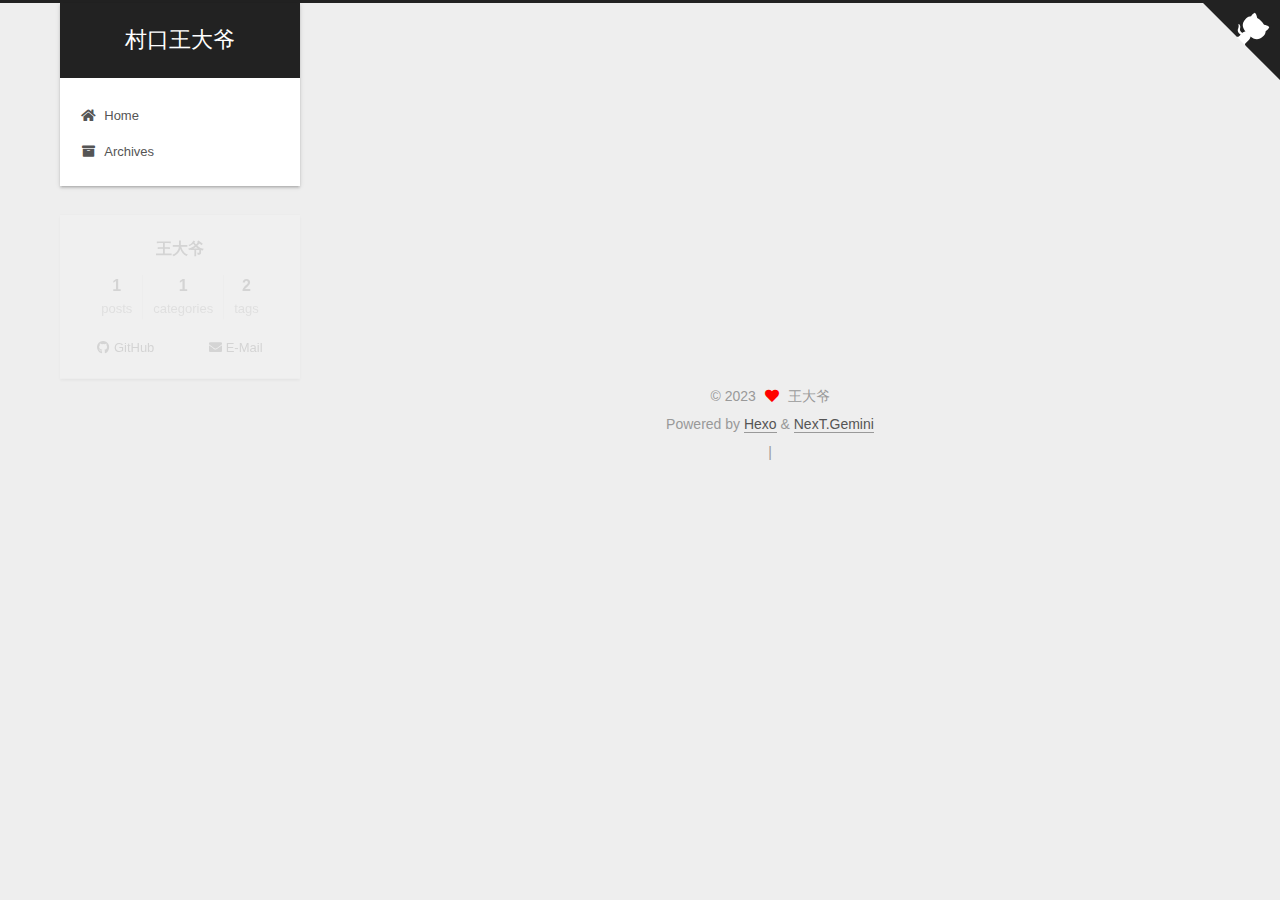
<file: tags/index.html>
<!DOCTYPE html>
<html lang="en">
<head>
  <meta charset="UTF-8">
<meta name="viewport" content="width=device-width, initial-scale=1, maximum-scale=2">
<meta name="theme-color" content="#222">
<meta name="generator" content="Hexo 6.3.0">
  <link rel="apple-touch-icon" sizes="180x180" href="/images/apple-touch-icon-next.png">
  <link rel="icon" type="image/png" sizes="32x32" href="/images/favicon-32x32-next.png">
  <link rel="icon" type="image/png" sizes="16x16" href="/images/favicon-16x16-next.png">
  <link rel="mask-icon" href="/images/logo.svg" color="#222">

<link rel="stylesheet" href="/css/main.css">


<link rel="stylesheet" href="/lib/font-awesome/css/all.min.css">

<script id="hexo-configurations">
    var NexT = window.NexT || {};
    var CONFIG = {"hostname":"wrhsan.github.io","root":"/","scheme":"Gemini","version":"7.8.0","exturl":false,"sidebar":{"position":"left","display":"post","padding":18,"offset":12,"onmobile":false},"copycode":{"enable":false,"show_result":false,"style":null},"back2top":{"enable":true,"sidebar":false,"scrollpercent":true},"bookmark":{"enable":false,"color":"#222","save":"auto"},"fancybox":false,"mediumzoom":false,"lazyload":false,"pangu":false,"comments":{"style":"tabs","active":null,"storage":true,"lazyload":false,"nav":null},"algolia":{"hits":{"per_page":10},"labels":{"input_placeholder":"Search for Posts","hits_empty":"We didn't find any results for the search: ${query}","hits_stats":"${hits} results found in ${time} ms"}},"localsearch":{"enable":false,"trigger":"auto","top_n_per_article":1,"unescape":false,"preload":false},"motion":{"enable":true,"async":false,"transition":{"post_block":"fadeIn","post_header":"slideDownIn","post_body":"slideDownIn","coll_header":"slideLeftIn","sidebar":"slideUpIn"}}};
  </script>

  <meta property="og:type" content="website">
<meta property="og:title" content="tags">
<meta property="og:url" content="https://wrhsan.github.io/tags/index.html">
<meta property="og:site_name" content="村口王大爷">
<meta property="og:locale" content="en_US">
<meta property="article:published_time" content="2023-04-05T05:17:07.000Z">
<meta property="article:modified_time" content="2023-04-05T05:25:28.662Z">
<meta property="article:author" content="王大爷">
<meta name="twitter:card" content="summary">

<link rel="canonical" href="https://wrhsan.github.io/tags/">


<script id="page-configurations">
  // https://hexo.io/docs/variables.html
  CONFIG.page = {
    sidebar: "",
    isHome : false,
    isPost : false,
    lang   : 'en'
  };
</script>

  <title>tags | 村口王大爷
</title>
  






  <noscript>
  <style>
  .use-motion .brand,
  .use-motion .menu-item,
  .sidebar-inner,
  .use-motion .post-block,
  .use-motion .pagination,
  .use-motion .comments,
  .use-motion .post-header,
  .use-motion .post-body,
  .use-motion .collection-header { opacity: initial; }

  .use-motion .site-title,
  .use-motion .site-subtitle {
    opacity: initial;
    top: initial;
  }

  .use-motion .logo-line-before i { left: initial; }
  .use-motion .logo-line-after i { right: initial; }
  </style>
</noscript>

</head>

<body itemscope itemtype="http://schema.org/WebPage">
  <div class="container use-motion">
    <div class="headband"></div>

    <header class="header" itemscope itemtype="http://schema.org/WPHeader">
      <div class="header-inner"><div class="site-brand-container">
  <div class="site-nav-toggle">
    <div class="toggle" aria-label="Toggle navigation bar">
      <span class="toggle-line toggle-line-first"></span>
      <span class="toggle-line toggle-line-middle"></span>
      <span class="toggle-line toggle-line-last"></span>
    </div>
  </div>

  <div class="site-meta">

    <a href="/" class="brand" rel="start">
      <span class="logo-line-before"><i></i></span>
      <h1 class="site-title">村口王大爷</h1>
      <span class="logo-line-after"><i></i></span>
    </a>
  </div>

  <div class="site-nav-right">
    <div class="toggle popup-trigger">
    </div>
  </div>
</div>




<nav class="site-nav">
  <ul id="menu" class="main-menu menu">
        <li class="menu-item menu-item-home">

    <a href="/" rel="section"><i class="fa fa-home fa-fw"></i>Home</a>

  </li>
        <li class="menu-item menu-item-archives">

    <a href="/archives/" rel="section"><i class="fa fa-archive fa-fw"></i>Archives</a>

  </li>
  </ul>
</nav>




</div>
    </header>

    
  <div class="back-to-top">
    <i class="fa fa-arrow-up"></i>
    <span>0%</span>
  </div>
  <div class="reading-progress-bar"></div>

  <a href="https://github.com/wrhsan" class="github-corner" title="Follow me on GitHub" aria-label="Follow me on GitHub" rel="noopener" target="_blank"><svg width="80" height="80" viewBox="0 0 250 250" aria-hidden="true"><path d="M0,0 L115,115 L130,115 L142,142 L250,250 L250,0 Z"></path><path d="M128.3,109.0 C113.8,99.7 119.0,89.6 119.0,89.6 C122.0,82.7 120.5,78.6 120.5,78.6 C119.2,72.0 123.4,76.3 123.4,76.3 C127.3,80.9 125.5,87.3 125.5,87.3 C122.9,97.6 130.6,101.9 134.4,103.2" fill="currentColor" style="transform-origin: 130px 106px;" class="octo-arm"></path><path d="M115.0,115.0 C114.9,115.1 118.7,116.5 119.8,115.4 L133.7,101.6 C136.9,99.2 139.9,98.4 142.2,98.6 C133.8,88.0 127.5,74.4 143.8,58.0 C148.5,53.4 154.0,51.2 159.7,51.0 C160.3,49.4 163.2,43.6 171.4,40.1 C171.4,40.1 176.1,42.5 178.8,56.2 C183.1,58.6 187.2,61.8 190.9,65.4 C194.5,69.0 197.7,73.2 200.1,77.6 C213.8,80.2 216.3,84.9 216.3,84.9 C212.7,93.1 206.9,96.0 205.4,96.6 C205.1,102.4 203.0,107.8 198.3,112.5 C181.9,128.9 168.3,122.5 157.7,114.1 C157.9,116.9 156.7,120.9 152.7,124.9 L141.0,136.5 C139.8,137.7 141.6,141.9 141.8,141.8 Z" fill="currentColor" class="octo-body"></path></svg></a>


    <main class="main">
      <div class="main-inner">
        <div class="content-wrap">
          
  
  

          <div class="content page posts-expand">
            

    
    
    
    <div class="post-block" lang="en">
      <header class="post-header">

<h1 class="post-title" itemprop="name headline">tags
</h1>

<div class="post-meta">
  

</div>

</header>

      
      
      
      <div class="post-body">
          <div class="tag-cloud">
            <div class="tag-cloud-title">
              2 tags in total
            </div>
            <div class="tag-cloud-tags">
              <a href="/tags/hexo/" style="font-size: 12px; color: #ccc">hexo</a> <a href="/tags/hexo-next/" style="font-size: 12px; color: #ccc">hexo-next</a>
            </div>
          </div>
        
      </div>
      
      
      
    </div>
    

    
    
    


          </div>
          

<script>
  window.addEventListener('tabs:register', () => {
    let { activeClass } = CONFIG.comments;
    if (CONFIG.comments.storage) {
      activeClass = localStorage.getItem('comments_active') || activeClass;
    }
    if (activeClass) {
      let activeTab = document.querySelector(`a[href="#comment-${activeClass}"]`);
      if (activeTab) {
        activeTab.click();
      }
    }
  });
  if (CONFIG.comments.storage) {
    window.addEventListener('tabs:click', event => {
      if (!event.target.matches('.tabs-comment .tab-content .tab-pane')) return;
      let commentClass = event.target.classList[1];
      localStorage.setItem('comments_active', commentClass);
    });
  }
</script>

        </div>
          
  
  <div class="toggle sidebar-toggle">
    <span class="toggle-line toggle-line-first"></span>
    <span class="toggle-line toggle-line-middle"></span>
    <span class="toggle-line toggle-line-last"></span>
  </div>

  <aside class="sidebar">
    <div class="sidebar-inner">

      <ul class="sidebar-nav motion-element">
        <li class="sidebar-nav-toc">
          Table of Contents
        </li>
        <li class="sidebar-nav-overview">
          Overview
        </li>
      </ul>

      <!--noindex-->
      <div class="post-toc-wrap sidebar-panel">
      </div>
      <!--/noindex-->

      <div class="site-overview-wrap sidebar-panel">
        <div class="site-author motion-element" itemprop="author" itemscope itemtype="http://schema.org/Person">
  <p class="site-author-name" itemprop="name">王大爷</p>
  <div class="site-description" itemprop="description"></div>
</div>
<div class="site-state-wrap motion-element">
  <nav class="site-state">
      <div class="site-state-item site-state-posts">
          <a href="/archives/">
        
          <span class="site-state-item-count">1</span>
          <span class="site-state-item-name">posts</span>
        </a>
      </div>
      <div class="site-state-item site-state-categories">
            <a href="/categories/">
        <span class="site-state-item-count">1</span>
        <span class="site-state-item-name">categories</span></a>
      </div>
      <div class="site-state-item site-state-tags">
            <a href="/tags/">
        <span class="site-state-item-count">2</span>
        <span class="site-state-item-name">tags</span></a>
      </div>
  </nav>
</div>
  <div class="links-of-author motion-element">
      <span class="links-of-author-item">
        <a href="https://github.com/wrhsan" title="GitHub → https:&#x2F;&#x2F;github.com&#x2F;wrhsan" rel="noopener" target="_blank"><i class="fab fa-github fa-fw"></i>GitHub</a>
      </span>
      <span class="links-of-author-item">
        <a href="mailto:wrhsan@gmail.com" title="E-Mail → mailto:wrhsan@gmail.com" rel="noopener" target="_blank"><i class="fa fa-envelope fa-fw"></i>E-Mail</a>
      </span>
  </div>



      </div>

    </div>
  </aside>
  <div id="sidebar-dimmer"></div>


      </div>
    </main>

    <footer class="footer">
      <div class="footer-inner">
        

        

<div class="copyright">
  
  &copy; 
  <span itemprop="copyrightYear">2023</span>
  <span class="with-love">
    <i class="fa fa-heart"></i>
  </span>
  <span class="author" itemprop="copyrightHolder">王大爷</span>
</div>
  <div class="powered-by">Powered by <a href="https://hexo.io/" class="theme-link" rel="noopener" target="_blank">Hexo</a> & <a href="https://theme-next.org/" class="theme-link" rel="noopener" target="_blank">NexT.Gemini</a>
  </div>

        
<div class="busuanzi-count">
  <script async src="https://busuanzi.ibruce.info/busuanzi/2.3/busuanzi.pure.mini.js"></script>
    <span class="post-meta-item" id="busuanzi_container_site_uv" style="display: none;">
      <span class="post-meta-item-icon">
        <i class="fa fa-user"></i>
      </span>
      <span class="site-uv" title="Total Visitors">
        <span id="busuanzi_value_site_uv"></span>
      </span>
    </span>
    <span class="post-meta-divider">|</span>
    <span class="post-meta-item" id="busuanzi_container_site_pv" style="display: none;">
      <span class="post-meta-item-icon">
        <i class="fa fa-eye"></i>
      </span>
      <span class="site-pv" title="Total Views">
        <span id="busuanzi_value_site_pv"></span>
      </span>
    </span>
</div>








      </div>
    </footer>
  </div>

  
  <script src="/lib/anime.min.js"></script>
  <script src="/lib/velocity/velocity.min.js"></script>
  <script src="/lib/velocity/velocity.ui.min.js"></script>

<script src="/js/utils.js"></script>

<script src="/js/motion.js"></script>


<script src="/js/schemes/pisces.js"></script>


<script src="/js/next-boot.js"></script>




  















  

  

</body>
</html>
</file>
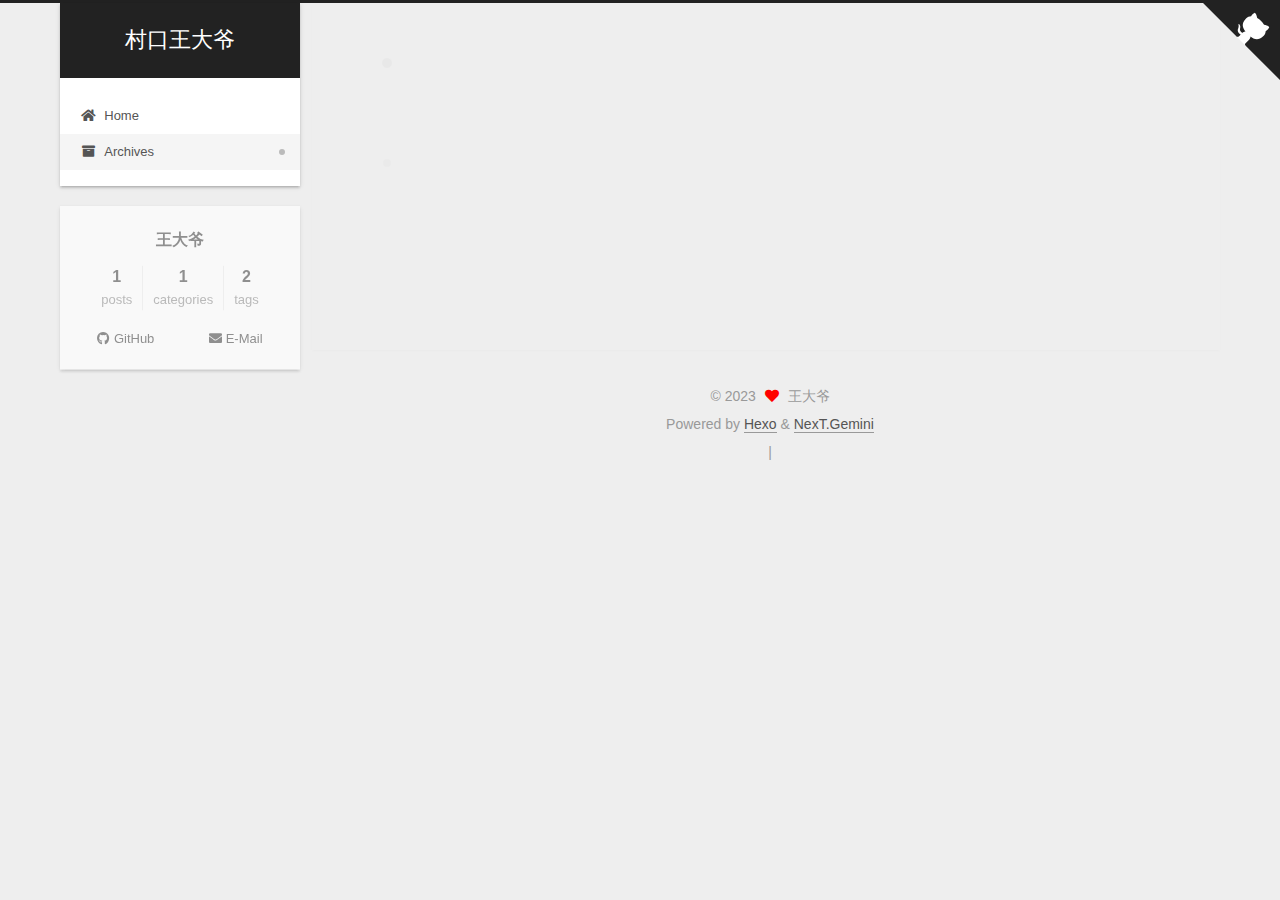
<file: archives/2023/index.html>
<!DOCTYPE html>
<html lang="en">
<head>
  <meta charset="UTF-8">
<meta name="viewport" content="width=device-width, initial-scale=1, maximum-scale=2">
<meta name="theme-color" content="#222">
<meta name="generator" content="Hexo 6.3.0">
  <link rel="apple-touch-icon" sizes="180x180" href="/images/apple-touch-icon-next.png">
  <link rel="icon" type="image/png" sizes="32x32" href="/images/favicon-32x32-next.png">
  <link rel="icon" type="image/png" sizes="16x16" href="/images/favicon-16x16-next.png">
  <link rel="mask-icon" href="/images/logo.svg" color="#222">

<link rel="stylesheet" href="/css/main.css">


<link rel="stylesheet" href="/lib/font-awesome/css/all.min.css">

<script id="hexo-configurations">
    var NexT = window.NexT || {};
    var CONFIG = {"hostname":"wrhsan.github.io","root":"/","scheme":"Gemini","version":"7.8.0","exturl":false,"sidebar":{"position":"left","display":"post","padding":18,"offset":12,"onmobile":false},"copycode":{"enable":false,"show_result":false,"style":null},"back2top":{"enable":true,"sidebar":false,"scrollpercent":true},"bookmark":{"enable":false,"color":"#222","save":"auto"},"fancybox":false,"mediumzoom":false,"lazyload":false,"pangu":false,"comments":{"style":"tabs","active":null,"storage":true,"lazyload":false,"nav":null},"algolia":{"hits":{"per_page":10},"labels":{"input_placeholder":"Search for Posts","hits_empty":"We didn't find any results for the search: ${query}","hits_stats":"${hits} results found in ${time} ms"}},"localsearch":{"enable":false,"trigger":"auto","top_n_per_article":1,"unescape":false,"preload":false},"motion":{"enable":true,"async":false,"transition":{"post_block":"fadeIn","post_header":"slideDownIn","post_body":"slideDownIn","coll_header":"slideLeftIn","sidebar":"slideUpIn"}}};
  </script>

  <meta property="og:type" content="website">
<meta property="og:title" content="村口王大爷">
<meta property="og:url" content="https://wrhsan.github.io/archives/2023/index.html">
<meta property="og:site_name" content="村口王大爷">
<meta property="og:locale" content="en_US">
<meta property="article:author" content="王大爷">
<meta name="twitter:card" content="summary">

<link rel="canonical" href="https://wrhsan.github.io/archives/2023/">


<script id="page-configurations">
  // https://hexo.io/docs/variables.html
  CONFIG.page = {
    sidebar: "",
    isHome : false,
    isPost : false,
    lang   : 'en'
  };
</script>

  <title>Archive | 村口王大爷</title>
  






  <noscript>
  <style>
  .use-motion .brand,
  .use-motion .menu-item,
  .sidebar-inner,
  .use-motion .post-block,
  .use-motion .pagination,
  .use-motion .comments,
  .use-motion .post-header,
  .use-motion .post-body,
  .use-motion .collection-header { opacity: initial; }

  .use-motion .site-title,
  .use-motion .site-subtitle {
    opacity: initial;
    top: initial;
  }

  .use-motion .logo-line-before i { left: initial; }
  .use-motion .logo-line-after i { right: initial; }
  </style>
</noscript>

</head>

<body itemscope itemtype="http://schema.org/WebPage">
  <div class="container use-motion">
    <div class="headband"></div>

    <header class="header" itemscope itemtype="http://schema.org/WPHeader">
      <div class="header-inner"><div class="site-brand-container">
  <div class="site-nav-toggle">
    <div class="toggle" aria-label="Toggle navigation bar">
      <span class="toggle-line toggle-line-first"></span>
      <span class="toggle-line toggle-line-middle"></span>
      <span class="toggle-line toggle-line-last"></span>
    </div>
  </div>

  <div class="site-meta">

    <a href="/" class="brand" rel="start">
      <span class="logo-line-before"><i></i></span>
      <h1 class="site-title">村口王大爷</h1>
      <span class="logo-line-after"><i></i></span>
    </a>
  </div>

  <div class="site-nav-right">
    <div class="toggle popup-trigger">
    </div>
  </div>
</div>




<nav class="site-nav">
  <ul id="menu" class="main-menu menu">
        <li class="menu-item menu-item-home">

    <a href="/" rel="section"><i class="fa fa-home fa-fw"></i>Home</a>

  </li>
        <li class="menu-item menu-item-archives">

    <a href="/archives/" rel="section"><i class="fa fa-archive fa-fw"></i>Archives</a>

  </li>
  </ul>
</nav>




</div>
    </header>

    
  <div class="back-to-top">
    <i class="fa fa-arrow-up"></i>
    <span>0%</span>
  </div>
  <div class="reading-progress-bar"></div>

  <a href="https://github.com/wrhsan" class="github-corner" title="Follow me on GitHub" aria-label="Follow me on GitHub" rel="noopener" target="_blank"><svg width="80" height="80" viewBox="0 0 250 250" aria-hidden="true"><path d="M0,0 L115,115 L130,115 L142,142 L250,250 L250,0 Z"></path><path d="M128.3,109.0 C113.8,99.7 119.0,89.6 119.0,89.6 C122.0,82.7 120.5,78.6 120.5,78.6 C119.2,72.0 123.4,76.3 123.4,76.3 C127.3,80.9 125.5,87.3 125.5,87.3 C122.9,97.6 130.6,101.9 134.4,103.2" fill="currentColor" style="transform-origin: 130px 106px;" class="octo-arm"></path><path d="M115.0,115.0 C114.9,115.1 118.7,116.5 119.8,115.4 L133.7,101.6 C136.9,99.2 139.9,98.4 142.2,98.6 C133.8,88.0 127.5,74.4 143.8,58.0 C148.5,53.4 154.0,51.2 159.7,51.0 C160.3,49.4 163.2,43.6 171.4,40.1 C171.4,40.1 176.1,42.5 178.8,56.2 C183.1,58.6 187.2,61.8 190.9,65.4 C194.5,69.0 197.7,73.2 200.1,77.6 C213.8,80.2 216.3,84.9 216.3,84.9 C212.7,93.1 206.9,96.0 205.4,96.6 C205.1,102.4 203.0,107.8 198.3,112.5 C181.9,128.9 168.3,122.5 157.7,114.1 C157.9,116.9 156.7,120.9 152.7,124.9 L141.0,136.5 C139.8,137.7 141.6,141.9 141.8,141.8 Z" fill="currentColor" class="octo-body"></path></svg></a>


    <main class="main">
      <div class="main-inner">
        <div class="content-wrap">
          

          <div class="content archive">
            

  
  
  
  <div class="post-block">
    <div class="posts-collapse">
      <div class="collection-title">
        <span class="collection-header">Um..! 1 post. Keep on posting.</span>
      </div>

      
    <div class="collection-year">
      <span class="collection-header">2023</span>
    </div>

  <article itemscope itemtype="http://schema.org/Article">
    <header class="post-header">

      <div class="post-meta">
        <time itemprop="dateCreated"
              datetime="2023-04-05T13:10:57+08:00"
              content="2023-04-05">
          04-05
        </time>
      </div>

      <div class="post-title">
          <a class="post-title-link" href="/2023/04/05/hello-world/" itemprop="url">
            <span itemprop="name">Hexo 搭建 github 博客</span>
          </a>
      </div>

    </header>
  </article>


    </div>
  </div>
  
  
  

  



          </div>
          

<script>
  window.addEventListener('tabs:register', () => {
    let { activeClass } = CONFIG.comments;
    if (CONFIG.comments.storage) {
      activeClass = localStorage.getItem('comments_active') || activeClass;
    }
    if (activeClass) {
      let activeTab = document.querySelector(`a[href="#comment-${activeClass}"]`);
      if (activeTab) {
        activeTab.click();
      }
    }
  });
  if (CONFIG.comments.storage) {
    window.addEventListener('tabs:click', event => {
      if (!event.target.matches('.tabs-comment .tab-content .tab-pane')) return;
      let commentClass = event.target.classList[1];
      localStorage.setItem('comments_active', commentClass);
    });
  }
</script>

        </div>
          
  
  <div class="toggle sidebar-toggle">
    <span class="toggle-line toggle-line-first"></span>
    <span class="toggle-line toggle-line-middle"></span>
    <span class="toggle-line toggle-line-last"></span>
  </div>

  <aside class="sidebar">
    <div class="sidebar-inner">

      <ul class="sidebar-nav motion-element">
        <li class="sidebar-nav-toc">
          Table of Contents
        </li>
        <li class="sidebar-nav-overview">
          Overview
        </li>
      </ul>

      <!--noindex-->
      <div class="post-toc-wrap sidebar-panel">
      </div>
      <!--/noindex-->

      <div class="site-overview-wrap sidebar-panel">
        <div class="site-author motion-element" itemprop="author" itemscope itemtype="http://schema.org/Person">
  <p class="site-author-name" itemprop="name">王大爷</p>
  <div class="site-description" itemprop="description"></div>
</div>
<div class="site-state-wrap motion-element">
  <nav class="site-state">
      <div class="site-state-item site-state-posts">
          <a href="/archives/">
        
          <span class="site-state-item-count">1</span>
          <span class="site-state-item-name">posts</span>
        </a>
      </div>
      <div class="site-state-item site-state-categories">
            <a href="/categories/">
        <span class="site-state-item-count">1</span>
        <span class="site-state-item-name">categories</span></a>
      </div>
      <div class="site-state-item site-state-tags">
            <a href="/tags/">
        <span class="site-state-item-count">2</span>
        <span class="site-state-item-name">tags</span></a>
      </div>
  </nav>
</div>
  <div class="links-of-author motion-element">
      <span class="links-of-author-item">
        <a href="https://github.com/wrhsan" title="GitHub → https:&#x2F;&#x2F;github.com&#x2F;wrhsan" rel="noopener" target="_blank"><i class="fab fa-github fa-fw"></i>GitHub</a>
      </span>
      <span class="links-of-author-item">
        <a href="mailto:wrhsan@gmail.com" title="E-Mail → mailto:wrhsan@gmail.com" rel="noopener" target="_blank"><i class="fa fa-envelope fa-fw"></i>E-Mail</a>
      </span>
  </div>



      </div>

    </div>
  </aside>
  <div id="sidebar-dimmer"></div>


      </div>
    </main>

    <footer class="footer">
      <div class="footer-inner">
        

        

<div class="copyright">
  
  &copy; 
  <span itemprop="copyrightYear">2023</span>
  <span class="with-love">
    <i class="fa fa-heart"></i>
  </span>
  <span class="author" itemprop="copyrightHolder">王大爷</span>
</div>
  <div class="powered-by">Powered by <a href="https://hexo.io/" class="theme-link" rel="noopener" target="_blank">Hexo</a> & <a href="https://theme-next.org/" class="theme-link" rel="noopener" target="_blank">NexT.Gemini</a>
  </div>

        
<div class="busuanzi-count">
  <script async src="https://busuanzi.ibruce.info/busuanzi/2.3/busuanzi.pure.mini.js"></script>
    <span class="post-meta-item" id="busuanzi_container_site_uv" style="display: none;">
      <span class="post-meta-item-icon">
        <i class="fa fa-user"></i>
      </span>
      <span class="site-uv" title="Total Visitors">
        <span id="busuanzi_value_site_uv"></span>
      </span>
    </span>
    <span class="post-meta-divider">|</span>
    <span class="post-meta-item" id="busuanzi_container_site_pv" style="display: none;">
      <span class="post-meta-item-icon">
        <i class="fa fa-eye"></i>
      </span>
      <span class="site-pv" title="Total Views">
        <span id="busuanzi_value_site_pv"></span>
      </span>
    </span>
</div>








      </div>
    </footer>
  </div>

  
  <script src="/lib/anime.min.js"></script>
  <script src="/lib/velocity/velocity.min.js"></script>
  <script src="/lib/velocity/velocity.ui.min.js"></script>

<script src="/js/utils.js"></script>

<script src="/js/motion.js"></script>


<script src="/js/schemes/pisces.js"></script>


<script src="/js/next-boot.js"></script>




  















  

  

</body>
</html>
</file>
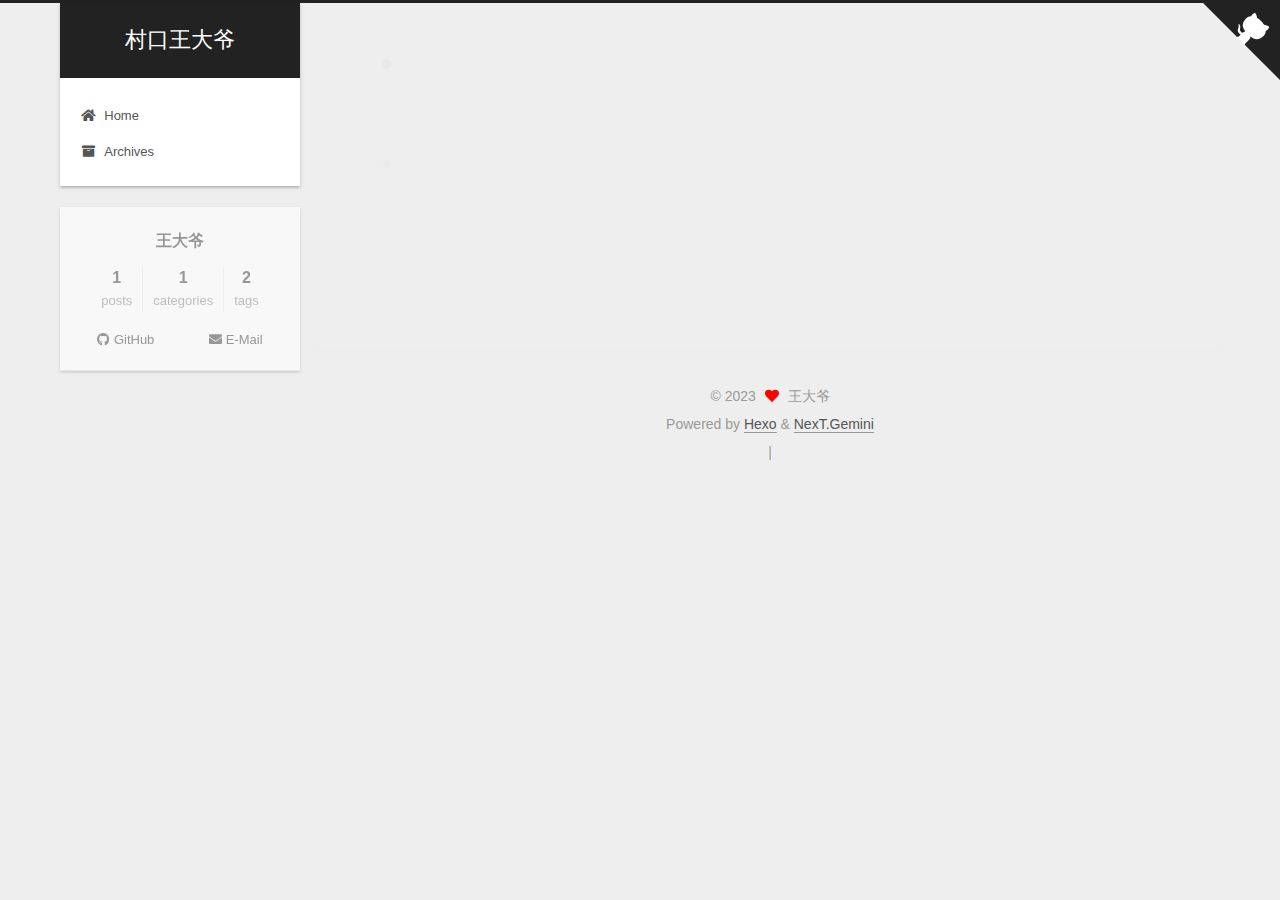
<file: categories/hexo/index.html>
<!DOCTYPE html>
<html lang="en">
<head>
  <meta charset="UTF-8">
<meta name="viewport" content="width=device-width, initial-scale=1, maximum-scale=2">
<meta name="theme-color" content="#222">
<meta name="generator" content="Hexo 6.3.0">
  <link rel="apple-touch-icon" sizes="180x180" href="/images/apple-touch-icon-next.png">
  <link rel="icon" type="image/png" sizes="32x32" href="/images/favicon-32x32-next.png">
  <link rel="icon" type="image/png" sizes="16x16" href="/images/favicon-16x16-next.png">
  <link rel="mask-icon" href="/images/logo.svg" color="#222">

<link rel="stylesheet" href="/css/main.css">


<link rel="stylesheet" href="/lib/font-awesome/css/all.min.css">

<script id="hexo-configurations">
    var NexT = window.NexT || {};
    var CONFIG = {"hostname":"wrhsan.github.io","root":"/","scheme":"Gemini","version":"7.8.0","exturl":false,"sidebar":{"position":"left","display":"post","padding":18,"offset":12,"onmobile":false},"copycode":{"enable":false,"show_result":false,"style":null},"back2top":{"enable":true,"sidebar":false,"scrollpercent":true},"bookmark":{"enable":false,"color":"#222","save":"auto"},"fancybox":false,"mediumzoom":false,"lazyload":false,"pangu":false,"comments":{"style":"tabs","active":null,"storage":true,"lazyload":false,"nav":null},"algolia":{"hits":{"per_page":10},"labels":{"input_placeholder":"Search for Posts","hits_empty":"We didn't find any results for the search: ${query}","hits_stats":"${hits} results found in ${time} ms"}},"localsearch":{"enable":false,"trigger":"auto","top_n_per_article":1,"unescape":false,"preload":false},"motion":{"enable":true,"async":false,"transition":{"post_block":"fadeIn","post_header":"slideDownIn","post_body":"slideDownIn","coll_header":"slideLeftIn","sidebar":"slideUpIn"}}};
  </script>

  <meta property="og:type" content="website">
<meta property="og:title" content="村口王大爷">
<meta property="og:url" content="https://wrhsan.github.io/categories/hexo/index.html">
<meta property="og:site_name" content="村口王大爷">
<meta property="og:locale" content="en_US">
<meta property="article:author" content="王大爷">
<meta name="twitter:card" content="summary">

<link rel="canonical" href="https://wrhsan.github.io/categories/hexo/">


<script id="page-configurations">
  // https://hexo.io/docs/variables.html
  CONFIG.page = {
    sidebar: "",
    isHome : false,
    isPost : false,
    lang   : 'en'
  };
</script>

  <title>Category: hexo | 村口王大爷</title>
  






  <noscript>
  <style>
  .use-motion .brand,
  .use-motion .menu-item,
  .sidebar-inner,
  .use-motion .post-block,
  .use-motion .pagination,
  .use-motion .comments,
  .use-motion .post-header,
  .use-motion .post-body,
  .use-motion .collection-header { opacity: initial; }

  .use-motion .site-title,
  .use-motion .site-subtitle {
    opacity: initial;
    top: initial;
  }

  .use-motion .logo-line-before i { left: initial; }
  .use-motion .logo-line-after i { right: initial; }
  </style>
</noscript>

</head>

<body itemscope itemtype="http://schema.org/WebPage">
  <div class="container use-motion">
    <div class="headband"></div>

    <header class="header" itemscope itemtype="http://schema.org/WPHeader">
      <div class="header-inner"><div class="site-brand-container">
  <div class="site-nav-toggle">
    <div class="toggle" aria-label="Toggle navigation bar">
      <span class="toggle-line toggle-line-first"></span>
      <span class="toggle-line toggle-line-middle"></span>
      <span class="toggle-line toggle-line-last"></span>
    </div>
  </div>

  <div class="site-meta">

    <a href="/" class="brand" rel="start">
      <span class="logo-line-before"><i></i></span>
      <h1 class="site-title">村口王大爷</h1>
      <span class="logo-line-after"><i></i></span>
    </a>
  </div>

  <div class="site-nav-right">
    <div class="toggle popup-trigger">
    </div>
  </div>
</div>




<nav class="site-nav">
  <ul id="menu" class="main-menu menu">
        <li class="menu-item menu-item-home">

    <a href="/" rel="section"><i class="fa fa-home fa-fw"></i>Home</a>

  </li>
        <li class="menu-item menu-item-archives">

    <a href="/archives/" rel="section"><i class="fa fa-archive fa-fw"></i>Archives</a>

  </li>
  </ul>
</nav>




</div>
    </header>

    
  <div class="back-to-top">
    <i class="fa fa-arrow-up"></i>
    <span>0%</span>
  </div>
  <div class="reading-progress-bar"></div>

  <a href="https://github.com/wrhsan" class="github-corner" title="Follow me on GitHub" aria-label="Follow me on GitHub" rel="noopener" target="_blank"><svg width="80" height="80" viewBox="0 0 250 250" aria-hidden="true"><path d="M0,0 L115,115 L130,115 L142,142 L250,250 L250,0 Z"></path><path d="M128.3,109.0 C113.8,99.7 119.0,89.6 119.0,89.6 C122.0,82.7 120.5,78.6 120.5,78.6 C119.2,72.0 123.4,76.3 123.4,76.3 C127.3,80.9 125.5,87.3 125.5,87.3 C122.9,97.6 130.6,101.9 134.4,103.2" fill="currentColor" style="transform-origin: 130px 106px;" class="octo-arm"></path><path d="M115.0,115.0 C114.9,115.1 118.7,116.5 119.8,115.4 L133.7,101.6 C136.9,99.2 139.9,98.4 142.2,98.6 C133.8,88.0 127.5,74.4 143.8,58.0 C148.5,53.4 154.0,51.2 159.7,51.0 C160.3,49.4 163.2,43.6 171.4,40.1 C171.4,40.1 176.1,42.5 178.8,56.2 C183.1,58.6 187.2,61.8 190.9,65.4 C194.5,69.0 197.7,73.2 200.1,77.6 C213.8,80.2 216.3,84.9 216.3,84.9 C212.7,93.1 206.9,96.0 205.4,96.6 C205.1,102.4 203.0,107.8 198.3,112.5 C181.9,128.9 168.3,122.5 157.7,114.1 C157.9,116.9 156.7,120.9 152.7,124.9 L141.0,136.5 C139.8,137.7 141.6,141.9 141.8,141.8 Z" fill="currentColor" class="octo-body"></path></svg></a>


    <main class="main">
      <div class="main-inner">
        <div class="content-wrap">
          

          <div class="content category">
            

  
  
  
  <div class="post-block">
    <div class="posts-collapse">
      <div class="collection-title">
        <h2 class="collection-header">hexo
          <small>Category</small>
        </h2>
      </div>

      
    <div class="collection-year">
      <span class="collection-header">2023</span>
    </div>

  <article itemscope itemtype="http://schema.org/Article">
    <header class="post-header">

      <div class="post-meta">
        <time itemprop="dateCreated"
              datetime="2023-04-05T13:10:57+08:00"
              content="2023-04-05">
          04-05
        </time>
      </div>

      <div class="post-title">
          <a class="post-title-link" href="/2023/04/05/hello-world/" itemprop="url">
            <span itemprop="name">Hexo 搭建 github 博客</span>
          </a>
      </div>

    </header>
  </article>

    </div>
  </div>
  
  
  

  



          </div>
          

<script>
  window.addEventListener('tabs:register', () => {
    let { activeClass } = CONFIG.comments;
    if (CONFIG.comments.storage) {
      activeClass = localStorage.getItem('comments_active') || activeClass;
    }
    if (activeClass) {
      let activeTab = document.querySelector(`a[href="#comment-${activeClass}"]`);
      if (activeTab) {
        activeTab.click();
      }
    }
  });
  if (CONFIG.comments.storage) {
    window.addEventListener('tabs:click', event => {
      if (!event.target.matches('.tabs-comment .tab-content .tab-pane')) return;
      let commentClass = event.target.classList[1];
      localStorage.setItem('comments_active', commentClass);
    });
  }
</script>

        </div>
          
  
  <div class="toggle sidebar-toggle">
    <span class="toggle-line toggle-line-first"></span>
    <span class="toggle-line toggle-line-middle"></span>
    <span class="toggle-line toggle-line-last"></span>
  </div>

  <aside class="sidebar">
    <div class="sidebar-inner">

      <ul class="sidebar-nav motion-element">
        <li class="sidebar-nav-toc">
          Table of Contents
        </li>
        <li class="sidebar-nav-overview">
          Overview
        </li>
      </ul>

      <!--noindex-->
      <div class="post-toc-wrap sidebar-panel">
      </div>
      <!--/noindex-->

      <div class="site-overview-wrap sidebar-panel">
        <div class="site-author motion-element" itemprop="author" itemscope itemtype="http://schema.org/Person">
  <p class="site-author-name" itemprop="name">王大爷</p>
  <div class="site-description" itemprop="description"></div>
</div>
<div class="site-state-wrap motion-element">
  <nav class="site-state">
      <div class="site-state-item site-state-posts">
          <a href="/archives/">
        
          <span class="site-state-item-count">1</span>
          <span class="site-state-item-name">posts</span>
        </a>
      </div>
      <div class="site-state-item site-state-categories">
            <a href="/categories/">
        <span class="site-state-item-count">1</span>
        <span class="site-state-item-name">categories</span></a>
      </div>
      <div class="site-state-item site-state-tags">
            <a href="/tags/">
        <span class="site-state-item-count">2</span>
        <span class="site-state-item-name">tags</span></a>
      </div>
  </nav>
</div>
  <div class="links-of-author motion-element">
      <span class="links-of-author-item">
        <a href="https://github.com/wrhsan" title="GitHub → https:&#x2F;&#x2F;github.com&#x2F;wrhsan" rel="noopener" target="_blank"><i class="fab fa-github fa-fw"></i>GitHub</a>
      </span>
      <span class="links-of-author-item">
        <a href="mailto:wrhsan@gmail.com" title="E-Mail → mailto:wrhsan@gmail.com" rel="noopener" target="_blank"><i class="fa fa-envelope fa-fw"></i>E-Mail</a>
      </span>
  </div>



      </div>

    </div>
  </aside>
  <div id="sidebar-dimmer"></div>


      </div>
    </main>

    <footer class="footer">
      <div class="footer-inner">
        

        

<div class="copyright">
  
  &copy; 
  <span itemprop="copyrightYear">2023</span>
  <span class="with-love">
    <i class="fa fa-heart"></i>
  </span>
  <span class="author" itemprop="copyrightHolder">王大爷</span>
</div>
  <div class="powered-by">Powered by <a href="https://hexo.io/" class="theme-link" rel="noopener" target="_blank">Hexo</a> & <a href="https://theme-next.org/" class="theme-link" rel="noopener" target="_blank">NexT.Gemini</a>
  </div>

        
<div class="busuanzi-count">
  <script async src="https://busuanzi.ibruce.info/busuanzi/2.3/busuanzi.pure.mini.js"></script>
    <span class="post-meta-item" id="busuanzi_container_site_uv" style="display: none;">
      <span class="post-meta-item-icon">
        <i class="fa fa-user"></i>
      </span>
      <span class="site-uv" title="Total Visitors">
        <span id="busuanzi_value_site_uv"></span>
      </span>
    </span>
    <span class="post-meta-divider">|</span>
    <span class="post-meta-item" id="busuanzi_container_site_pv" style="display: none;">
      <span class="post-meta-item-icon">
        <i class="fa fa-eye"></i>
      </span>
      <span class="site-pv" title="Total Views">
        <span id="busuanzi_value_site_pv"></span>
      </span>
    </span>
</div>








      </div>
    </footer>
  </div>

  
  <script src="/lib/anime.min.js"></script>
  <script src="/lib/velocity/velocity.min.js"></script>
  <script src="/lib/velocity/velocity.ui.min.js"></script>

<script src="/js/utils.js"></script>

<script src="/js/motion.js"></script>


<script src="/js/schemes/pisces.js"></script>


<script src="/js/next-boot.js"></script>




  















  

  

</body>
</html>
</file>
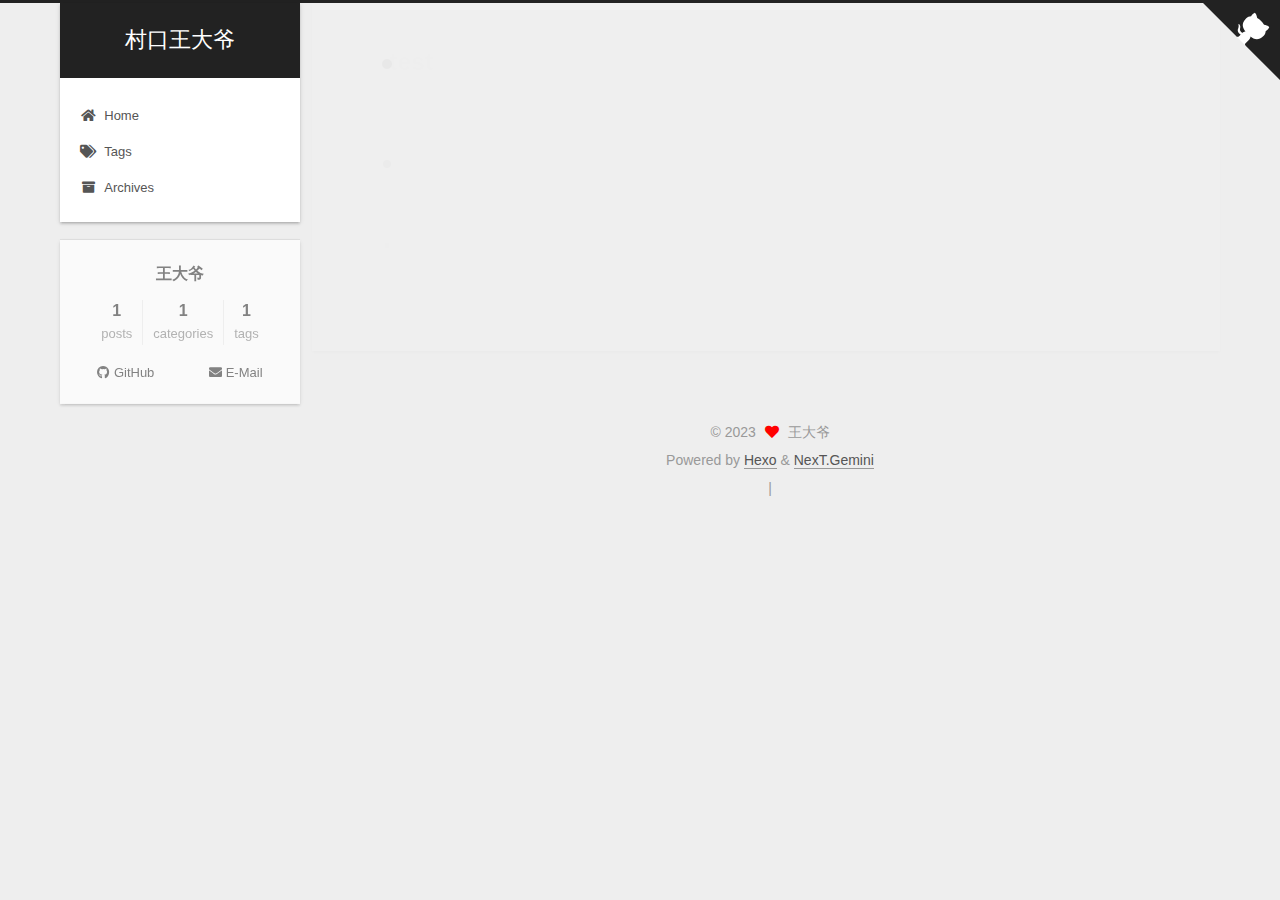
<file: categories/test/index.html>
<!DOCTYPE html>
<html lang="en">
<head>
  <meta charset="UTF-8">
<meta name="viewport" content="width=device-width, initial-scale=1, maximum-scale=2">
<meta name="theme-color" content="#222">
<meta name="generator" content="Hexo 6.3.0">
  <link rel="apple-touch-icon" sizes="180x180" href="/images/apple-touch-icon-next.png">
  <link rel="icon" type="image/png" sizes="32x32" href="/images/favicon-32x32-next.png">
  <link rel="icon" type="image/png" sizes="16x16" href="/images/favicon-16x16-next.png">
  <link rel="mask-icon" href="/images/logo.svg" color="#222">

<link rel="stylesheet" href="/css/main.css">


<link rel="stylesheet" href="/lib/font-awesome/css/all.min.css">

<script id="hexo-configurations">
    var NexT = window.NexT || {};
    var CONFIG = {"hostname":"wrhsan.github.io","root":"/","scheme":"Gemini","version":"7.8.0","exturl":false,"sidebar":{"position":"left","display":"post","padding":18,"offset":12,"onmobile":false},"copycode":{"enable":false,"show_result":false,"style":null},"back2top":{"enable":true,"sidebar":false,"scrollpercent":true},"bookmark":{"enable":false,"color":"#222","save":"auto"},"fancybox":false,"mediumzoom":false,"lazyload":false,"pangu":false,"comments":{"style":"tabs","active":null,"storage":true,"lazyload":false,"nav":null},"algolia":{"hits":{"per_page":10},"labels":{"input_placeholder":"Search for Posts","hits_empty":"We didn't find any results for the search: ${query}","hits_stats":"${hits} results found in ${time} ms"}},"localsearch":{"enable":false,"trigger":"auto","top_n_per_article":1,"unescape":false,"preload":false},"motion":{"enable":true,"async":false,"transition":{"post_block":"fadeIn","post_header":"slideDownIn","post_body":"slideDownIn","coll_header":"slideLeftIn","sidebar":"slideUpIn"}}};
  </script>

  <meta property="og:type" content="website">
<meta property="og:title" content="村口王大爷">
<meta property="og:url" content="https://wrhsan.github.io/categories/test/index.html">
<meta property="og:site_name" content="村口王大爷">
<meta property="og:locale" content="en_US">
<meta property="article:author" content="王大爷">
<meta name="twitter:card" content="summary">

<link rel="canonical" href="https://wrhsan.github.io/categories/test/">


<script id="page-configurations">
  // https://hexo.io/docs/variables.html
  CONFIG.page = {
    sidebar: "",
    isHome : false,
    isPost : false,
    lang   : 'en'
  };
</script>

  <title>Category: test | 村口王大爷</title>
  






  <noscript>
  <style>
  .use-motion .brand,
  .use-motion .menu-item,
  .sidebar-inner,
  .use-motion .post-block,
  .use-motion .pagination,
  .use-motion .comments,
  .use-motion .post-header,
  .use-motion .post-body,
  .use-motion .collection-header { opacity: initial; }

  .use-motion .site-title,
  .use-motion .site-subtitle {
    opacity: initial;
    top: initial;
  }

  .use-motion .logo-line-before i { left: initial; }
  .use-motion .logo-line-after i { right: initial; }
  </style>
</noscript>

</head>

<body itemscope itemtype="http://schema.org/WebPage">
  <div class="container use-motion">
    <div class="headband"></div>

    <header class="header" itemscope itemtype="http://schema.org/WPHeader">
      <div class="header-inner"><div class="site-brand-container">
  <div class="site-nav-toggle">
    <div class="toggle" aria-label="Toggle navigation bar">
      <span class="toggle-line toggle-line-first"></span>
      <span class="toggle-line toggle-line-middle"></span>
      <span class="toggle-line toggle-line-last"></span>
    </div>
  </div>

  <div class="site-meta">

    <a href="/" class="brand" rel="start">
      <span class="logo-line-before"><i></i></span>
      <h1 class="site-title">村口王大爷</h1>
      <span class="logo-line-after"><i></i></span>
    </a>
  </div>

  <div class="site-nav-right">
    <div class="toggle popup-trigger">
    </div>
  </div>
</div>




<nav class="site-nav">
  <ul id="menu" class="main-menu menu">
        <li class="menu-item menu-item-home">

    <a href="/" rel="section"><i class="fa fa-home fa-fw"></i>Home</a>

  </li>
        <li class="menu-item menu-item-tags">

    <a href="/tags/" rel="section"><i class="fa fa-tags fa-fw"></i>Tags</a>

  </li>
        <li class="menu-item menu-item-archives">

    <a href="/archives/" rel="section"><i class="fa fa-archive fa-fw"></i>Archives</a>

  </li>
  </ul>
</nav>




</div>
    </header>

    
  <div class="back-to-top">
    <i class="fa fa-arrow-up"></i>
    <span>0%</span>
  </div>
  <div class="reading-progress-bar"></div>

  <a href="https://github.com/wrhsan" class="github-corner" title="Follow me on GitHub" aria-label="Follow me on GitHub" rel="noopener" target="_blank"><svg width="80" height="80" viewBox="0 0 250 250" aria-hidden="true"><path d="M0,0 L115,115 L130,115 L142,142 L250,250 L250,0 Z"></path><path d="M128.3,109.0 C113.8,99.7 119.0,89.6 119.0,89.6 C122.0,82.7 120.5,78.6 120.5,78.6 C119.2,72.0 123.4,76.3 123.4,76.3 C127.3,80.9 125.5,87.3 125.5,87.3 C122.9,97.6 130.6,101.9 134.4,103.2" fill="currentColor" style="transform-origin: 130px 106px;" class="octo-arm"></path><path d="M115.0,115.0 C114.9,115.1 118.7,116.5 119.8,115.4 L133.7,101.6 C136.9,99.2 139.9,98.4 142.2,98.6 C133.8,88.0 127.5,74.4 143.8,58.0 C148.5,53.4 154.0,51.2 159.7,51.0 C160.3,49.4 163.2,43.6 171.4,40.1 C171.4,40.1 176.1,42.5 178.8,56.2 C183.1,58.6 187.2,61.8 190.9,65.4 C194.5,69.0 197.7,73.2 200.1,77.6 C213.8,80.2 216.3,84.9 216.3,84.9 C212.7,93.1 206.9,96.0 205.4,96.6 C205.1,102.4 203.0,107.8 198.3,112.5 C181.9,128.9 168.3,122.5 157.7,114.1 C157.9,116.9 156.7,120.9 152.7,124.9 L141.0,136.5 C139.8,137.7 141.6,141.9 141.8,141.8 Z" fill="currentColor" class="octo-body"></path></svg></a>


    <main class="main">
      <div class="main-inner">
        <div class="content-wrap">
          

          <div class="content category">
            

  
  
  
  <div class="post-block">
    <div class="posts-collapse">
      <div class="collection-title">
        <h2 class="collection-header">test
          <small>Category</small>
        </h2>
      </div>

      
    <div class="collection-year">
      <span class="collection-header">2023</span>
    </div>

  <article itemscope itemtype="http://schema.org/Article">
    <header class="post-header">

      <div class="post-meta">
        <time itemprop="dateCreated"
              datetime="2023-04-05T13:10:57+08:00"
              content="2023-04-05">
          04-05
        </time>
      </div>

      <div class="post-title">
          <a class="post-title-link" href="/2023/04/05/hello-world/" itemprop="url">
            <span itemprop="name">Hello World</span>
          </a>
      </div>

    </header>
  </article>

    </div>
  </div>
  
  
  

  



          </div>
          

<script>
  window.addEventListener('tabs:register', () => {
    let { activeClass } = CONFIG.comments;
    if (CONFIG.comments.storage) {
      activeClass = localStorage.getItem('comments_active') || activeClass;
    }
    if (activeClass) {
      let activeTab = document.querySelector(`a[href="#comment-${activeClass}"]`);
      if (activeTab) {
        activeTab.click();
      }
    }
  });
  if (CONFIG.comments.storage) {
    window.addEventListener('tabs:click', event => {
      if (!event.target.matches('.tabs-comment .tab-content .tab-pane')) return;
      let commentClass = event.target.classList[1];
      localStorage.setItem('comments_active', commentClass);
    });
  }
</script>

        </div>
          
  
  <div class="toggle sidebar-toggle">
    <span class="toggle-line toggle-line-first"></span>
    <span class="toggle-line toggle-line-middle"></span>
    <span class="toggle-line toggle-line-last"></span>
  </div>

  <aside class="sidebar">
    <div class="sidebar-inner">

      <ul class="sidebar-nav motion-element">
        <li class="sidebar-nav-toc">
          Table of Contents
        </li>
        <li class="sidebar-nav-overview">
          Overview
        </li>
      </ul>

      <!--noindex-->
      <div class="post-toc-wrap sidebar-panel">
      </div>
      <!--/noindex-->

      <div class="site-overview-wrap sidebar-panel">
        <div class="site-author motion-element" itemprop="author" itemscope itemtype="http://schema.org/Person">
  <p class="site-author-name" itemprop="name">王大爷</p>
  <div class="site-description" itemprop="description"></div>
</div>
<div class="site-state-wrap motion-element">
  <nav class="site-state">
      <div class="site-state-item site-state-posts">
          <a href="/archives/">
        
          <span class="site-state-item-count">1</span>
          <span class="site-state-item-name">posts</span>
        </a>
      </div>
      <div class="site-state-item site-state-categories">
        <span class="site-state-item-count">1</span>
        <span class="site-state-item-name">categories</span>
      </div>
      <div class="site-state-item site-state-tags">
        <span class="site-state-item-count">1</span>
        <span class="site-state-item-name">tags</span>
      </div>
  </nav>
</div>
  <div class="links-of-author motion-element">
      <span class="links-of-author-item">
        <a href="https://github.com/wrhsan" title="GitHub → https:&#x2F;&#x2F;github.com&#x2F;wrhsan" rel="noopener" target="_blank"><i class="fab fa-github fa-fw"></i>GitHub</a>
      </span>
      <span class="links-of-author-item">
        <a href="mailto:wrhsan@gmail.com" title="E-Mail → mailto:wrhsan@gmail.com" rel="noopener" target="_blank"><i class="fa fa-envelope fa-fw"></i>E-Mail</a>
      </span>
  </div>



      </div>

    </div>
  </aside>
  <div id="sidebar-dimmer"></div>


      </div>
    </main>

    <footer class="footer">
      <div class="footer-inner">
        

        

<div class="copyright">
  
  &copy; 
  <span itemprop="copyrightYear">2023</span>
  <span class="with-love">
    <i class="fa fa-heart"></i>
  </span>
  <span class="author" itemprop="copyrightHolder">王大爷</span>
</div>
  <div class="powered-by">Powered by <a href="https://hexo.io/" class="theme-link" rel="noopener" target="_blank">Hexo</a> & <a href="https://theme-next.org/" class="theme-link" rel="noopener" target="_blank">NexT.Gemini</a>
  </div>

        
<div class="busuanzi-count">
  <script async src="https://busuanzi.ibruce.info/busuanzi/2.3/busuanzi.pure.mini.js"></script>
    <span class="post-meta-item" id="busuanzi_container_site_uv" style="display: none;">
      <span class="post-meta-item-icon">
        <i class="fa fa-user"></i>
      </span>
      <span class="site-uv" title="Total Visitors">
        <span id="busuanzi_value_site_uv"></span>
      </span>
    </span>
    <span class="post-meta-divider">|</span>
    <span class="post-meta-item" id="busuanzi_container_site_pv" style="display: none;">
      <span class="post-meta-item-icon">
        <i class="fa fa-eye"></i>
      </span>
      <span class="site-pv" title="Total Views">
        <span id="busuanzi_value_site_pv"></span>
      </span>
    </span>
</div>








      </div>
    </footer>
  </div>

  
  <script src="/lib/anime.min.js"></script>
  <script src="/lib/velocity/velocity.min.js"></script>
  <script src="/lib/velocity/velocity.ui.min.js"></script>

<script src="/js/utils.js"></script>

<script src="/js/motion.js"></script>


<script src="/js/schemes/pisces.js"></script>


<script src="/js/next-boot.js"></script>




  















  

  

</body>
</html>
</file>
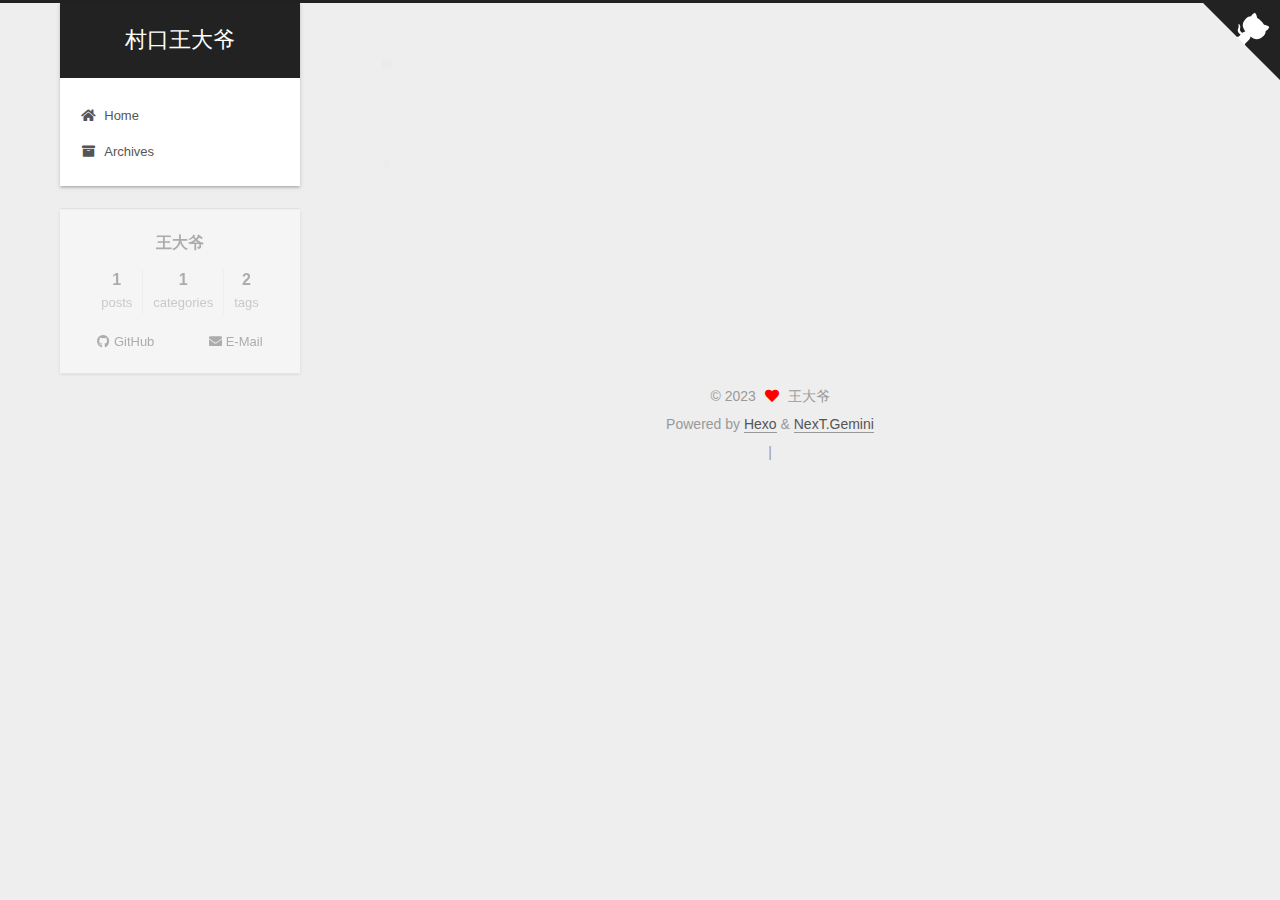
<file: tags/hexo-next/index.html>
<!DOCTYPE html>
<html lang="en">
<head>
  <meta charset="UTF-8">
<meta name="viewport" content="width=device-width, initial-scale=1, maximum-scale=2">
<meta name="theme-color" content="#222">
<meta name="generator" content="Hexo 6.3.0">
  <link rel="apple-touch-icon" sizes="180x180" href="/images/apple-touch-icon-next.png">
  <link rel="icon" type="image/png" sizes="32x32" href="/images/favicon-32x32-next.png">
  <link rel="icon" type="image/png" sizes="16x16" href="/images/favicon-16x16-next.png">
  <link rel="mask-icon" href="/images/logo.svg" color="#222">

<link rel="stylesheet" href="/css/main.css">


<link rel="stylesheet" href="/lib/font-awesome/css/all.min.css">

<script id="hexo-configurations">
    var NexT = window.NexT || {};
    var CONFIG = {"hostname":"wrhsan.github.io","root":"/","scheme":"Gemini","version":"7.8.0","exturl":false,"sidebar":{"position":"left","display":"post","padding":18,"offset":12,"onmobile":false},"copycode":{"enable":false,"show_result":false,"style":null},"back2top":{"enable":true,"sidebar":false,"scrollpercent":true},"bookmark":{"enable":false,"color":"#222","save":"auto"},"fancybox":false,"mediumzoom":false,"lazyload":false,"pangu":false,"comments":{"style":"tabs","active":null,"storage":true,"lazyload":false,"nav":null},"algolia":{"hits":{"per_page":10},"labels":{"input_placeholder":"Search for Posts","hits_empty":"We didn't find any results for the search: ${query}","hits_stats":"${hits} results found in ${time} ms"}},"localsearch":{"enable":false,"trigger":"auto","top_n_per_article":1,"unescape":false,"preload":false},"motion":{"enable":true,"async":false,"transition":{"post_block":"fadeIn","post_header":"slideDownIn","post_body":"slideDownIn","coll_header":"slideLeftIn","sidebar":"slideUpIn"}}};
  </script>

  <meta property="og:type" content="website">
<meta property="og:title" content="村口王大爷">
<meta property="og:url" content="https://wrhsan.github.io/tags/hexo-next/index.html">
<meta property="og:site_name" content="村口王大爷">
<meta property="og:locale" content="en_US">
<meta property="article:author" content="王大爷">
<meta name="twitter:card" content="summary">

<link rel="canonical" href="https://wrhsan.github.io/tags/hexo-next/">


<script id="page-configurations">
  // https://hexo.io/docs/variables.html
  CONFIG.page = {
    sidebar: "",
    isHome : false,
    isPost : false,
    lang   : 'en'
  };
</script>

  <title>Tag: hexo-next | 村口王大爷</title>
  






  <noscript>
  <style>
  .use-motion .brand,
  .use-motion .menu-item,
  .sidebar-inner,
  .use-motion .post-block,
  .use-motion .pagination,
  .use-motion .comments,
  .use-motion .post-header,
  .use-motion .post-body,
  .use-motion .collection-header { opacity: initial; }

  .use-motion .site-title,
  .use-motion .site-subtitle {
    opacity: initial;
    top: initial;
  }

  .use-motion .logo-line-before i { left: initial; }
  .use-motion .logo-line-after i { right: initial; }
  </style>
</noscript>

</head>

<body itemscope itemtype="http://schema.org/WebPage">
  <div class="container use-motion">
    <div class="headband"></div>

    <header class="header" itemscope itemtype="http://schema.org/WPHeader">
      <div class="header-inner"><div class="site-brand-container">
  <div class="site-nav-toggle">
    <div class="toggle" aria-label="Toggle navigation bar">
      <span class="toggle-line toggle-line-first"></span>
      <span class="toggle-line toggle-line-middle"></span>
      <span class="toggle-line toggle-line-last"></span>
    </div>
  </div>

  <div class="site-meta">

    <a href="/" class="brand" rel="start">
      <span class="logo-line-before"><i></i></span>
      <h1 class="site-title">村口王大爷</h1>
      <span class="logo-line-after"><i></i></span>
    </a>
  </div>

  <div class="site-nav-right">
    <div class="toggle popup-trigger">
    </div>
  </div>
</div>




<nav class="site-nav">
  <ul id="menu" class="main-menu menu">
        <li class="menu-item menu-item-home">

    <a href="/" rel="section"><i class="fa fa-home fa-fw"></i>Home</a>

  </li>
        <li class="menu-item menu-item-archives">

    <a href="/archives/" rel="section"><i class="fa fa-archive fa-fw"></i>Archives</a>

  </li>
  </ul>
</nav>




</div>
    </header>

    
  <div class="back-to-top">
    <i class="fa fa-arrow-up"></i>
    <span>0%</span>
  </div>
  <div class="reading-progress-bar"></div>

  <a href="https://github.com/wrhsan" class="github-corner" title="Follow me on GitHub" aria-label="Follow me on GitHub" rel="noopener" target="_blank"><svg width="80" height="80" viewBox="0 0 250 250" aria-hidden="true"><path d="M0,0 L115,115 L130,115 L142,142 L250,250 L250,0 Z"></path><path d="M128.3,109.0 C113.8,99.7 119.0,89.6 119.0,89.6 C122.0,82.7 120.5,78.6 120.5,78.6 C119.2,72.0 123.4,76.3 123.4,76.3 C127.3,80.9 125.5,87.3 125.5,87.3 C122.9,97.6 130.6,101.9 134.4,103.2" fill="currentColor" style="transform-origin: 130px 106px;" class="octo-arm"></path><path d="M115.0,115.0 C114.9,115.1 118.7,116.5 119.8,115.4 L133.7,101.6 C136.9,99.2 139.9,98.4 142.2,98.6 C133.8,88.0 127.5,74.4 143.8,58.0 C148.5,53.4 154.0,51.2 159.7,51.0 C160.3,49.4 163.2,43.6 171.4,40.1 C171.4,40.1 176.1,42.5 178.8,56.2 C183.1,58.6 187.2,61.8 190.9,65.4 C194.5,69.0 197.7,73.2 200.1,77.6 C213.8,80.2 216.3,84.9 216.3,84.9 C212.7,93.1 206.9,96.0 205.4,96.6 C205.1,102.4 203.0,107.8 198.3,112.5 C181.9,128.9 168.3,122.5 157.7,114.1 C157.9,116.9 156.7,120.9 152.7,124.9 L141.0,136.5 C139.8,137.7 141.6,141.9 141.8,141.8 Z" fill="currentColor" class="octo-body"></path></svg></a>


    <main class="main">
      <div class="main-inner">
        <div class="content-wrap">
          

          <div class="content tag">
            

  
  
  
  <div class="post-block">
    <div class="posts-collapse">
      <div class="collection-title">
        <h2 class="collection-header">hexo-next
          <small>Tag</small>
        </h2>
      </div>

      
    <div class="collection-year">
      <span class="collection-header">2023</span>
    </div>

  <article itemscope itemtype="http://schema.org/Article">
    <header class="post-header">

      <div class="post-meta">
        <time itemprop="dateCreated"
              datetime="2023-04-05T13:10:57+08:00"
              content="2023-04-05">
          04-05
        </time>
      </div>

      <div class="post-title">
          <a class="post-title-link" href="/2023/04/05/hello-world/" itemprop="url">
            <span itemprop="name">Hexo 搭建 github 博客</span>
          </a>
      </div>

    </header>
  </article>

    </div>
  </div>
  
  
  

  



          </div>
          

<script>
  window.addEventListener('tabs:register', () => {
    let { activeClass } = CONFIG.comments;
    if (CONFIG.comments.storage) {
      activeClass = localStorage.getItem('comments_active') || activeClass;
    }
    if (activeClass) {
      let activeTab = document.querySelector(`a[href="#comment-${activeClass}"]`);
      if (activeTab) {
        activeTab.click();
      }
    }
  });
  if (CONFIG.comments.storage) {
    window.addEventListener('tabs:click', event => {
      if (!event.target.matches('.tabs-comment .tab-content .tab-pane')) return;
      let commentClass = event.target.classList[1];
      localStorage.setItem('comments_active', commentClass);
    });
  }
</script>

        </div>
          
  
  <div class="toggle sidebar-toggle">
    <span class="toggle-line toggle-line-first"></span>
    <span class="toggle-line toggle-line-middle"></span>
    <span class="toggle-line toggle-line-last"></span>
  </div>

  <aside class="sidebar">
    <div class="sidebar-inner">

      <ul class="sidebar-nav motion-element">
        <li class="sidebar-nav-toc">
          Table of Contents
        </li>
        <li class="sidebar-nav-overview">
          Overview
        </li>
      </ul>

      <!--noindex-->
      <div class="post-toc-wrap sidebar-panel">
      </div>
      <!--/noindex-->

      <div class="site-overview-wrap sidebar-panel">
        <div class="site-author motion-element" itemprop="author" itemscope itemtype="http://schema.org/Person">
  <p class="site-author-name" itemprop="name">王大爷</p>
  <div class="site-description" itemprop="description"></div>
</div>
<div class="site-state-wrap motion-element">
  <nav class="site-state">
      <div class="site-state-item site-state-posts">
          <a href="/archives/">
        
          <span class="site-state-item-count">1</span>
          <span class="site-state-item-name">posts</span>
        </a>
      </div>
      <div class="site-state-item site-state-categories">
            <a href="/categories/">
        <span class="site-state-item-count">1</span>
        <span class="site-state-item-name">categories</span></a>
      </div>
      <div class="site-state-item site-state-tags">
            <a href="/tags/">
        <span class="site-state-item-count">2</span>
        <span class="site-state-item-name">tags</span></a>
      </div>
  </nav>
</div>
  <div class="links-of-author motion-element">
      <span class="links-of-author-item">
        <a href="https://github.com/wrhsan" title="GitHub → https:&#x2F;&#x2F;github.com&#x2F;wrhsan" rel="noopener" target="_blank"><i class="fab fa-github fa-fw"></i>GitHub</a>
      </span>
      <span class="links-of-author-item">
        <a href="mailto:wrhsan@gmail.com" title="E-Mail → mailto:wrhsan@gmail.com" rel="noopener" target="_blank"><i class="fa fa-envelope fa-fw"></i>E-Mail</a>
      </span>
  </div>



      </div>

    </div>
  </aside>
  <div id="sidebar-dimmer"></div>


      </div>
    </main>

    <footer class="footer">
      <div class="footer-inner">
        

        

<div class="copyright">
  
  &copy; 
  <span itemprop="copyrightYear">2023</span>
  <span class="with-love">
    <i class="fa fa-heart"></i>
  </span>
  <span class="author" itemprop="copyrightHolder">王大爷</span>
</div>
  <div class="powered-by">Powered by <a href="https://hexo.io/" class="theme-link" rel="noopener" target="_blank">Hexo</a> & <a href="https://theme-next.org/" class="theme-link" rel="noopener" target="_blank">NexT.Gemini</a>
  </div>

        
<div class="busuanzi-count">
  <script async src="https://busuanzi.ibruce.info/busuanzi/2.3/busuanzi.pure.mini.js"></script>
    <span class="post-meta-item" id="busuanzi_container_site_uv" style="display: none;">
      <span class="post-meta-item-icon">
        <i class="fa fa-user"></i>
      </span>
      <span class="site-uv" title="Total Visitors">
        <span id="busuanzi_value_site_uv"></span>
      </span>
    </span>
    <span class="post-meta-divider">|</span>
    <span class="post-meta-item" id="busuanzi_container_site_pv" style="display: none;">
      <span class="post-meta-item-icon">
        <i class="fa fa-eye"></i>
      </span>
      <span class="site-pv" title="Total Views">
        <span id="busuanzi_value_site_pv"></span>
      </span>
    </span>
</div>








      </div>
    </footer>
  </div>

  
  <script src="/lib/anime.min.js"></script>
  <script src="/lib/velocity/velocity.min.js"></script>
  <script src="/lib/velocity/velocity.ui.min.js"></script>

<script src="/js/utils.js"></script>

<script src="/js/motion.js"></script>


<script src="/js/schemes/pisces.js"></script>


<script src="/js/next-boot.js"></script>




  















  

  

</body>
</html>
</file>
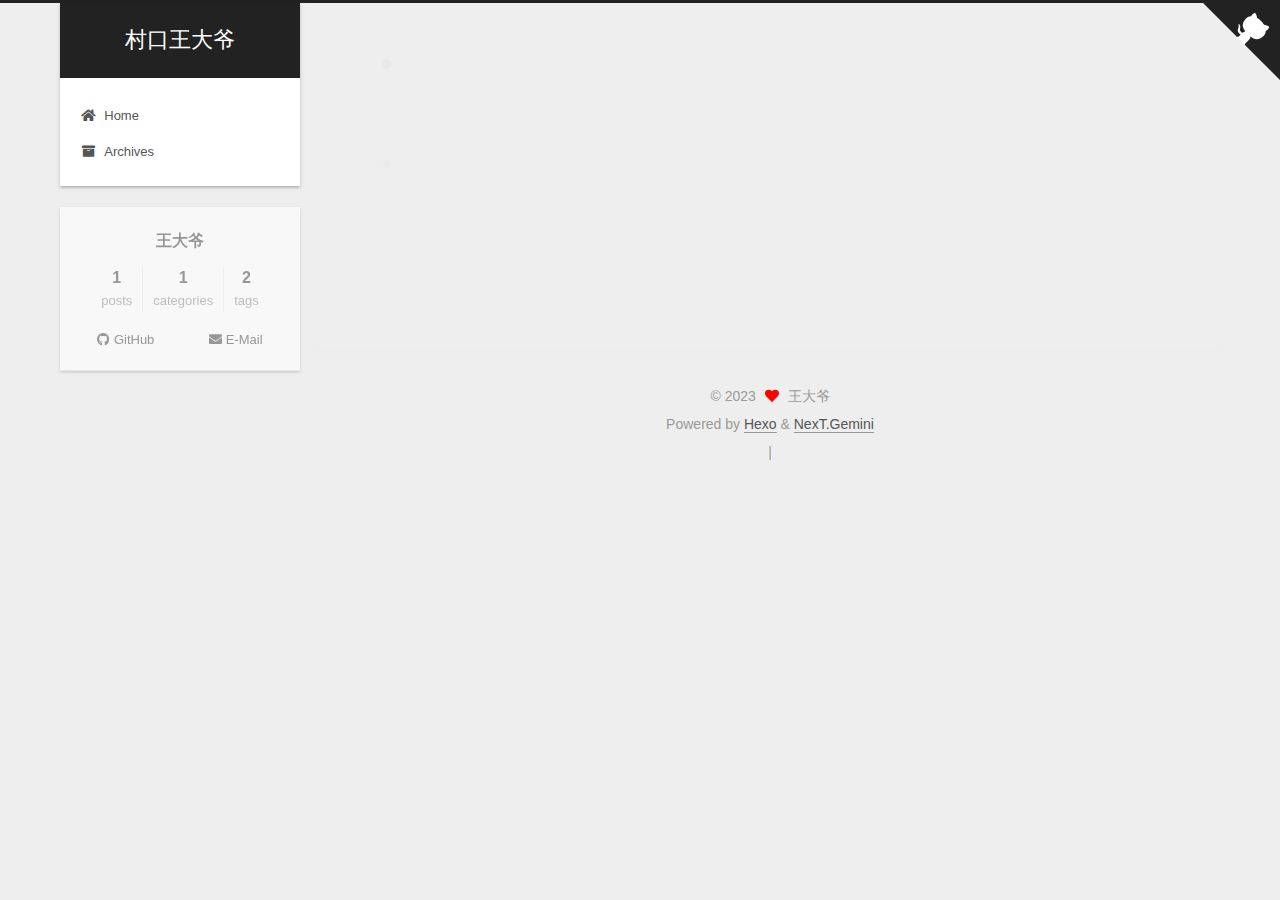
<file: tags/hexo/index.html>
<!DOCTYPE html>
<html lang="en">
<head>
  <meta charset="UTF-8">
<meta name="viewport" content="width=device-width, initial-scale=1, maximum-scale=2">
<meta name="theme-color" content="#222">
<meta name="generator" content="Hexo 6.3.0">
  <link rel="apple-touch-icon" sizes="180x180" href="/images/apple-touch-icon-next.png">
  <link rel="icon" type="image/png" sizes="32x32" href="/images/favicon-32x32-next.png">
  <link rel="icon" type="image/png" sizes="16x16" href="/images/favicon-16x16-next.png">
  <link rel="mask-icon" href="/images/logo.svg" color="#222">

<link rel="stylesheet" href="/css/main.css">


<link rel="stylesheet" href="/lib/font-awesome/css/all.min.css">

<script id="hexo-configurations">
    var NexT = window.NexT || {};
    var CONFIG = {"hostname":"wrhsan.github.io","root":"/","scheme":"Gemini","version":"7.8.0","exturl":false,"sidebar":{"position":"left","display":"post","padding":18,"offset":12,"onmobile":false},"copycode":{"enable":false,"show_result":false,"style":null},"back2top":{"enable":true,"sidebar":false,"scrollpercent":true},"bookmark":{"enable":false,"color":"#222","save":"auto"},"fancybox":false,"mediumzoom":false,"lazyload":false,"pangu":false,"comments":{"style":"tabs","active":null,"storage":true,"lazyload":false,"nav":null},"algolia":{"hits":{"per_page":10},"labels":{"input_placeholder":"Search for Posts","hits_empty":"We didn't find any results for the search: ${query}","hits_stats":"${hits} results found in ${time} ms"}},"localsearch":{"enable":false,"trigger":"auto","top_n_per_article":1,"unescape":false,"preload":false},"motion":{"enable":true,"async":false,"transition":{"post_block":"fadeIn","post_header":"slideDownIn","post_body":"slideDownIn","coll_header":"slideLeftIn","sidebar":"slideUpIn"}}};
  </script>

  <meta property="og:type" content="website">
<meta property="og:title" content="村口王大爷">
<meta property="og:url" content="https://wrhsan.github.io/tags/hexo/index.html">
<meta property="og:site_name" content="村口王大爷">
<meta property="og:locale" content="en_US">
<meta property="article:author" content="王大爷">
<meta name="twitter:card" content="summary">

<link rel="canonical" href="https://wrhsan.github.io/tags/hexo/">


<script id="page-configurations">
  // https://hexo.io/docs/variables.html
  CONFIG.page = {
    sidebar: "",
    isHome : false,
    isPost : false,
    lang   : 'en'
  };
</script>

  <title>Tag: hexo | 村口王大爷</title>
  






  <noscript>
  <style>
  .use-motion .brand,
  .use-motion .menu-item,
  .sidebar-inner,
  .use-motion .post-block,
  .use-motion .pagination,
  .use-motion .comments,
  .use-motion .post-header,
  .use-motion .post-body,
  .use-motion .collection-header { opacity: initial; }

  .use-motion .site-title,
  .use-motion .site-subtitle {
    opacity: initial;
    top: initial;
  }

  .use-motion .logo-line-before i { left: initial; }
  .use-motion .logo-line-after i { right: initial; }
  </style>
</noscript>

</head>

<body itemscope itemtype="http://schema.org/WebPage">
  <div class="container use-motion">
    <div class="headband"></div>

    <header class="header" itemscope itemtype="http://schema.org/WPHeader">
      <div class="header-inner"><div class="site-brand-container">
  <div class="site-nav-toggle">
    <div class="toggle" aria-label="Toggle navigation bar">
      <span class="toggle-line toggle-line-first"></span>
      <span class="toggle-line toggle-line-middle"></span>
      <span class="toggle-line toggle-line-last"></span>
    </div>
  </div>

  <div class="site-meta">

    <a href="/" class="brand" rel="start">
      <span class="logo-line-before"><i></i></span>
      <h1 class="site-title">村口王大爷</h1>
      <span class="logo-line-after"><i></i></span>
    </a>
  </div>

  <div class="site-nav-right">
    <div class="toggle popup-trigger">
    </div>
  </div>
</div>




<nav class="site-nav">
  <ul id="menu" class="main-menu menu">
        <li class="menu-item menu-item-home">

    <a href="/" rel="section"><i class="fa fa-home fa-fw"></i>Home</a>

  </li>
        <li class="menu-item menu-item-archives">

    <a href="/archives/" rel="section"><i class="fa fa-archive fa-fw"></i>Archives</a>

  </li>
  </ul>
</nav>




</div>
    </header>

    
  <div class="back-to-top">
    <i class="fa fa-arrow-up"></i>
    <span>0%</span>
  </div>
  <div class="reading-progress-bar"></div>

  <a href="https://github.com/wrhsan" class="github-corner" title="Follow me on GitHub" aria-label="Follow me on GitHub" rel="noopener" target="_blank"><svg width="80" height="80" viewBox="0 0 250 250" aria-hidden="true"><path d="M0,0 L115,115 L130,115 L142,142 L250,250 L250,0 Z"></path><path d="M128.3,109.0 C113.8,99.7 119.0,89.6 119.0,89.6 C122.0,82.7 120.5,78.6 120.5,78.6 C119.2,72.0 123.4,76.3 123.4,76.3 C127.3,80.9 125.5,87.3 125.5,87.3 C122.9,97.6 130.6,101.9 134.4,103.2" fill="currentColor" style="transform-origin: 130px 106px;" class="octo-arm"></path><path d="M115.0,115.0 C114.9,115.1 118.7,116.5 119.8,115.4 L133.7,101.6 C136.9,99.2 139.9,98.4 142.2,98.6 C133.8,88.0 127.5,74.4 143.8,58.0 C148.5,53.4 154.0,51.2 159.7,51.0 C160.3,49.4 163.2,43.6 171.4,40.1 C171.4,40.1 176.1,42.5 178.8,56.2 C183.1,58.6 187.2,61.8 190.9,65.4 C194.5,69.0 197.7,73.2 200.1,77.6 C213.8,80.2 216.3,84.9 216.3,84.9 C212.7,93.1 206.9,96.0 205.4,96.6 C205.1,102.4 203.0,107.8 198.3,112.5 C181.9,128.9 168.3,122.5 157.7,114.1 C157.9,116.9 156.7,120.9 152.7,124.9 L141.0,136.5 C139.8,137.7 141.6,141.9 141.8,141.8 Z" fill="currentColor" class="octo-body"></path></svg></a>


    <main class="main">
      <div class="main-inner">
        <div class="content-wrap">
          

          <div class="content tag">
            

  
  
  
  <div class="post-block">
    <div class="posts-collapse">
      <div class="collection-title">
        <h2 class="collection-header">hexo
          <small>Tag</small>
        </h2>
      </div>

      
    <div class="collection-year">
      <span class="collection-header">2023</span>
    </div>

  <article itemscope itemtype="http://schema.org/Article">
    <header class="post-header">

      <div class="post-meta">
        <time itemprop="dateCreated"
              datetime="2023-04-05T13:10:57+08:00"
              content="2023-04-05">
          04-05
        </time>
      </div>

      <div class="post-title">
          <a class="post-title-link" href="/2023/04/05/hello-world/" itemprop="url">
            <span itemprop="name">Hexo 搭建 github 博客</span>
          </a>
      </div>

    </header>
  </article>

    </div>
  </div>
  
  
  

  



          </div>
          

<script>
  window.addEventListener('tabs:register', () => {
    let { activeClass } = CONFIG.comments;
    if (CONFIG.comments.storage) {
      activeClass = localStorage.getItem('comments_active') || activeClass;
    }
    if (activeClass) {
      let activeTab = document.querySelector(`a[href="#comment-${activeClass}"]`);
      if (activeTab) {
        activeTab.click();
      }
    }
  });
  if (CONFIG.comments.storage) {
    window.addEventListener('tabs:click', event => {
      if (!event.target.matches('.tabs-comment .tab-content .tab-pane')) return;
      let commentClass = event.target.classList[1];
      localStorage.setItem('comments_active', commentClass);
    });
  }
</script>

        </div>
          
  
  <div class="toggle sidebar-toggle">
    <span class="toggle-line toggle-line-first"></span>
    <span class="toggle-line toggle-line-middle"></span>
    <span class="toggle-line toggle-line-last"></span>
  </div>

  <aside class="sidebar">
    <div class="sidebar-inner">

      <ul class="sidebar-nav motion-element">
        <li class="sidebar-nav-toc">
          Table of Contents
        </li>
        <li class="sidebar-nav-overview">
          Overview
        </li>
      </ul>

      <!--noindex-->
      <div class="post-toc-wrap sidebar-panel">
      </div>
      <!--/noindex-->

      <div class="site-overview-wrap sidebar-panel">
        <div class="site-author motion-element" itemprop="author" itemscope itemtype="http://schema.org/Person">
  <p class="site-author-name" itemprop="name">王大爷</p>
  <div class="site-description" itemprop="description"></div>
</div>
<div class="site-state-wrap motion-element">
  <nav class="site-state">
      <div class="site-state-item site-state-posts">
          <a href="/archives/">
        
          <span class="site-state-item-count">1</span>
          <span class="site-state-item-name">posts</span>
        </a>
      </div>
      <div class="site-state-item site-state-categories">
            <a href="/categories/">
        <span class="site-state-item-count">1</span>
        <span class="site-state-item-name">categories</span></a>
      </div>
      <div class="site-state-item site-state-tags">
            <a href="/tags/">
        <span class="site-state-item-count">2</span>
        <span class="site-state-item-name">tags</span></a>
      </div>
  </nav>
</div>
  <div class="links-of-author motion-element">
      <span class="links-of-author-item">
        <a href="https://github.com/wrhsan" title="GitHub → https:&#x2F;&#x2F;github.com&#x2F;wrhsan" rel="noopener" target="_blank"><i class="fab fa-github fa-fw"></i>GitHub</a>
      </span>
      <span class="links-of-author-item">
        <a href="mailto:wrhsan@gmail.com" title="E-Mail → mailto:wrhsan@gmail.com" rel="noopener" target="_blank"><i class="fa fa-envelope fa-fw"></i>E-Mail</a>
      </span>
  </div>



      </div>

    </div>
  </aside>
  <div id="sidebar-dimmer"></div>


      </div>
    </main>

    <footer class="footer">
      <div class="footer-inner">
        

        

<div class="copyright">
  
  &copy; 
  <span itemprop="copyrightYear">2023</span>
  <span class="with-love">
    <i class="fa fa-heart"></i>
  </span>
  <span class="author" itemprop="copyrightHolder">王大爷</span>
</div>
  <div class="powered-by">Powered by <a href="https://hexo.io/" class="theme-link" rel="noopener" target="_blank">Hexo</a> & <a href="https://theme-next.org/" class="theme-link" rel="noopener" target="_blank">NexT.Gemini</a>
  </div>

        
<div class="busuanzi-count">
  <script async src="https://busuanzi.ibruce.info/busuanzi/2.3/busuanzi.pure.mini.js"></script>
    <span class="post-meta-item" id="busuanzi_container_site_uv" style="display: none;">
      <span class="post-meta-item-icon">
        <i class="fa fa-user"></i>
      </span>
      <span class="site-uv" title="Total Visitors">
        <span id="busuanzi_value_site_uv"></span>
      </span>
    </span>
    <span class="post-meta-divider">|</span>
    <span class="post-meta-item" id="busuanzi_container_site_pv" style="display: none;">
      <span class="post-meta-item-icon">
        <i class="fa fa-eye"></i>
      </span>
      <span class="site-pv" title="Total Views">
        <span id="busuanzi_value_site_pv"></span>
      </span>
    </span>
</div>








      </div>
    </footer>
  </div>

  
  <script src="/lib/anime.min.js"></script>
  <script src="/lib/velocity/velocity.min.js"></script>
  <script src="/lib/velocity/velocity.ui.min.js"></script>

<script src="/js/utils.js"></script>

<script src="/js/motion.js"></script>


<script src="/js/schemes/pisces.js"></script>


<script src="/js/next-boot.js"></script>




  















  

  

</body>
</html>
</file>
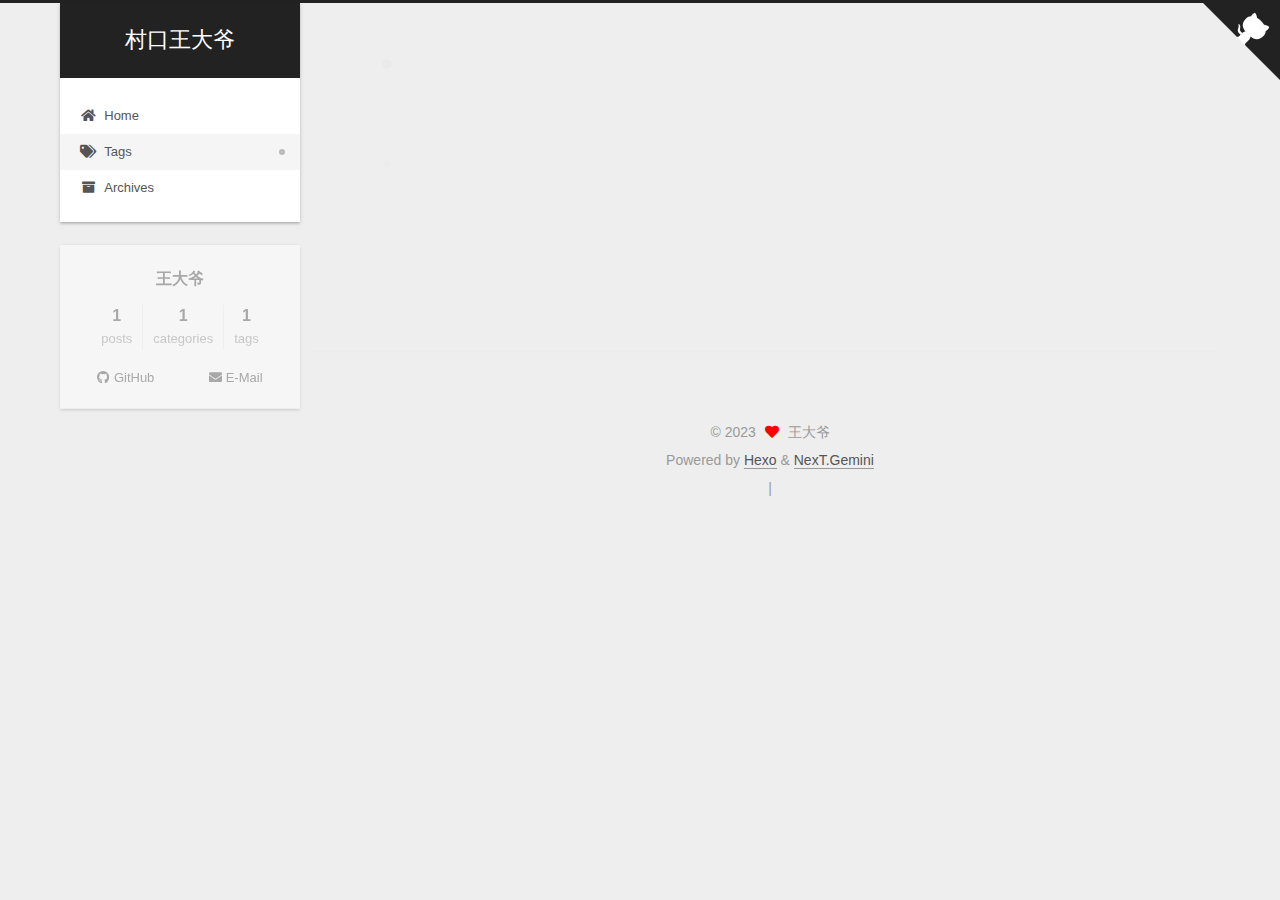
<file: tags/test/index.html>
<!DOCTYPE html>
<html lang="en">
<head>
  <meta charset="UTF-8">
<meta name="viewport" content="width=device-width, initial-scale=1, maximum-scale=2">
<meta name="theme-color" content="#222">
<meta name="generator" content="Hexo 6.3.0">
  <link rel="apple-touch-icon" sizes="180x180" href="/images/apple-touch-icon-next.png">
  <link rel="icon" type="image/png" sizes="32x32" href="/images/favicon-32x32-next.png">
  <link rel="icon" type="image/png" sizes="16x16" href="/images/favicon-16x16-next.png">
  <link rel="mask-icon" href="/images/logo.svg" color="#222">

<link rel="stylesheet" href="/css/main.css">


<link rel="stylesheet" href="/lib/font-awesome/css/all.min.css">

<script id="hexo-configurations">
    var NexT = window.NexT || {};
    var CONFIG = {"hostname":"wrhsan.github.io","root":"/","scheme":"Gemini","version":"7.8.0","exturl":false,"sidebar":{"position":"left","display":"post","padding":18,"offset":12,"onmobile":false},"copycode":{"enable":false,"show_result":false,"style":null},"back2top":{"enable":true,"sidebar":false,"scrollpercent":true},"bookmark":{"enable":false,"color":"#222","save":"auto"},"fancybox":false,"mediumzoom":false,"lazyload":false,"pangu":false,"comments":{"style":"tabs","active":null,"storage":true,"lazyload":false,"nav":null},"algolia":{"hits":{"per_page":10},"labels":{"input_placeholder":"Search for Posts","hits_empty":"We didn't find any results for the search: ${query}","hits_stats":"${hits} results found in ${time} ms"}},"localsearch":{"enable":false,"trigger":"auto","top_n_per_article":1,"unescape":false,"preload":false},"motion":{"enable":true,"async":false,"transition":{"post_block":"fadeIn","post_header":"slideDownIn","post_body":"slideDownIn","coll_header":"slideLeftIn","sidebar":"slideUpIn"}}};
  </script>

  <meta property="og:type" content="website">
<meta property="og:title" content="村口王大爷">
<meta property="og:url" content="https://wrhsan.github.io/tags/test/index.html">
<meta property="og:site_name" content="村口王大爷">
<meta property="og:locale" content="en_US">
<meta property="article:author" content="王大爷">
<meta name="twitter:card" content="summary">

<link rel="canonical" href="https://wrhsan.github.io/tags/test/">


<script id="page-configurations">
  // https://hexo.io/docs/variables.html
  CONFIG.page = {
    sidebar: "",
    isHome : false,
    isPost : false,
    lang   : 'en'
  };
</script>

  <title>Tag: test | 村口王大爷</title>
  






  <noscript>
  <style>
  .use-motion .brand,
  .use-motion .menu-item,
  .sidebar-inner,
  .use-motion .post-block,
  .use-motion .pagination,
  .use-motion .comments,
  .use-motion .post-header,
  .use-motion .post-body,
  .use-motion .collection-header { opacity: initial; }

  .use-motion .site-title,
  .use-motion .site-subtitle {
    opacity: initial;
    top: initial;
  }

  .use-motion .logo-line-before i { left: initial; }
  .use-motion .logo-line-after i { right: initial; }
  </style>
</noscript>

</head>

<body itemscope itemtype="http://schema.org/WebPage">
  <div class="container use-motion">
    <div class="headband"></div>

    <header class="header" itemscope itemtype="http://schema.org/WPHeader">
      <div class="header-inner"><div class="site-brand-container">
  <div class="site-nav-toggle">
    <div class="toggle" aria-label="Toggle navigation bar">
      <span class="toggle-line toggle-line-first"></span>
      <span class="toggle-line toggle-line-middle"></span>
      <span class="toggle-line toggle-line-last"></span>
    </div>
  </div>

  <div class="site-meta">

    <a href="/" class="brand" rel="start">
      <span class="logo-line-before"><i></i></span>
      <h1 class="site-title">村口王大爷</h1>
      <span class="logo-line-after"><i></i></span>
    </a>
  </div>

  <div class="site-nav-right">
    <div class="toggle popup-trigger">
    </div>
  </div>
</div>




<nav class="site-nav">
  <ul id="menu" class="main-menu menu">
        <li class="menu-item menu-item-home">

    <a href="/" rel="section"><i class="fa fa-home fa-fw"></i>Home</a>

  </li>
        <li class="menu-item menu-item-tags">

    <a href="/tags/" rel="section"><i class="fa fa-tags fa-fw"></i>Tags</a>

  </li>
        <li class="menu-item menu-item-archives">

    <a href="/archives/" rel="section"><i class="fa fa-archive fa-fw"></i>Archives</a>

  </li>
  </ul>
</nav>




</div>
    </header>

    
  <div class="back-to-top">
    <i class="fa fa-arrow-up"></i>
    <span>0%</span>
  </div>
  <div class="reading-progress-bar"></div>

  <a href="https://github.com/wrhsan" class="github-corner" title="Follow me on GitHub" aria-label="Follow me on GitHub" rel="noopener" target="_blank"><svg width="80" height="80" viewBox="0 0 250 250" aria-hidden="true"><path d="M0,0 L115,115 L130,115 L142,142 L250,250 L250,0 Z"></path><path d="M128.3,109.0 C113.8,99.7 119.0,89.6 119.0,89.6 C122.0,82.7 120.5,78.6 120.5,78.6 C119.2,72.0 123.4,76.3 123.4,76.3 C127.3,80.9 125.5,87.3 125.5,87.3 C122.9,97.6 130.6,101.9 134.4,103.2" fill="currentColor" style="transform-origin: 130px 106px;" class="octo-arm"></path><path d="M115.0,115.0 C114.9,115.1 118.7,116.5 119.8,115.4 L133.7,101.6 C136.9,99.2 139.9,98.4 142.2,98.6 C133.8,88.0 127.5,74.4 143.8,58.0 C148.5,53.4 154.0,51.2 159.7,51.0 C160.3,49.4 163.2,43.6 171.4,40.1 C171.4,40.1 176.1,42.5 178.8,56.2 C183.1,58.6 187.2,61.8 190.9,65.4 C194.5,69.0 197.7,73.2 200.1,77.6 C213.8,80.2 216.3,84.9 216.3,84.9 C212.7,93.1 206.9,96.0 205.4,96.6 C205.1,102.4 203.0,107.8 198.3,112.5 C181.9,128.9 168.3,122.5 157.7,114.1 C157.9,116.9 156.7,120.9 152.7,124.9 L141.0,136.5 C139.8,137.7 141.6,141.9 141.8,141.8 Z" fill="currentColor" class="octo-body"></path></svg></a>


    <main class="main">
      <div class="main-inner">
        <div class="content-wrap">
          

          <div class="content tag">
            

  
  
  
  <div class="post-block">
    <div class="posts-collapse">
      <div class="collection-title">
        <h2 class="collection-header">test
          <small>Tag</small>
        </h2>
      </div>

      
    <div class="collection-year">
      <span class="collection-header">2023</span>
    </div>

  <article itemscope itemtype="http://schema.org/Article">
    <header class="post-header">

      <div class="post-meta">
        <time itemprop="dateCreated"
              datetime="2023-04-05T13:10:57+08:00"
              content="2023-04-05">
          04-05
        </time>
      </div>

      <div class="post-title">
          <a class="post-title-link" href="/2023/04/05/hello-world/" itemprop="url">
            <span itemprop="name">Hello World</span>
          </a>
      </div>

    </header>
  </article>

    </div>
  </div>
  
  
  

  



          </div>
          

<script>
  window.addEventListener('tabs:register', () => {
    let { activeClass } = CONFIG.comments;
    if (CONFIG.comments.storage) {
      activeClass = localStorage.getItem('comments_active') || activeClass;
    }
    if (activeClass) {
      let activeTab = document.querySelector(`a[href="#comment-${activeClass}"]`);
      if (activeTab) {
        activeTab.click();
      }
    }
  });
  if (CONFIG.comments.storage) {
    window.addEventListener('tabs:click', event => {
      if (!event.target.matches('.tabs-comment .tab-content .tab-pane')) return;
      let commentClass = event.target.classList[1];
      localStorage.setItem('comments_active', commentClass);
    });
  }
</script>

        </div>
          
  
  <div class="toggle sidebar-toggle">
    <span class="toggle-line toggle-line-first"></span>
    <span class="toggle-line toggle-line-middle"></span>
    <span class="toggle-line toggle-line-last"></span>
  </div>

  <aside class="sidebar">
    <div class="sidebar-inner">

      <ul class="sidebar-nav motion-element">
        <li class="sidebar-nav-toc">
          Table of Contents
        </li>
        <li class="sidebar-nav-overview">
          Overview
        </li>
      </ul>

      <!--noindex-->
      <div class="post-toc-wrap sidebar-panel">
      </div>
      <!--/noindex-->

      <div class="site-overview-wrap sidebar-panel">
        <div class="site-author motion-element" itemprop="author" itemscope itemtype="http://schema.org/Person">
  <p class="site-author-name" itemprop="name">王大爷</p>
  <div class="site-description" itemprop="description"></div>
</div>
<div class="site-state-wrap motion-element">
  <nav class="site-state">
      <div class="site-state-item site-state-posts">
          <a href="/archives/">
        
          <span class="site-state-item-count">1</span>
          <span class="site-state-item-name">posts</span>
        </a>
      </div>
      <div class="site-state-item site-state-categories">
        <span class="site-state-item-count">1</span>
        <span class="site-state-item-name">categories</span>
      </div>
      <div class="site-state-item site-state-tags">
        <span class="site-state-item-count">1</span>
        <span class="site-state-item-name">tags</span>
      </div>
  </nav>
</div>
  <div class="links-of-author motion-element">
      <span class="links-of-author-item">
        <a href="https://github.com/wrhsan" title="GitHub → https:&#x2F;&#x2F;github.com&#x2F;wrhsan" rel="noopener" target="_blank"><i class="fab fa-github fa-fw"></i>GitHub</a>
      </span>
      <span class="links-of-author-item">
        <a href="mailto:wrhsan@gmail.com" title="E-Mail → mailto:wrhsan@gmail.com" rel="noopener" target="_blank"><i class="fa fa-envelope fa-fw"></i>E-Mail</a>
      </span>
  </div>



      </div>

    </div>
  </aside>
  <div id="sidebar-dimmer"></div>


      </div>
    </main>

    <footer class="footer">
      <div class="footer-inner">
        

        

<div class="copyright">
  
  &copy; 
  <span itemprop="copyrightYear">2023</span>
  <span class="with-love">
    <i class="fa fa-heart"></i>
  </span>
  <span class="author" itemprop="copyrightHolder">王大爷</span>
</div>
  <div class="powered-by">Powered by <a href="https://hexo.io/" class="theme-link" rel="noopener" target="_blank">Hexo</a> & <a href="https://theme-next.org/" class="theme-link" rel="noopener" target="_blank">NexT.Gemini</a>
  </div>

        
<div class="busuanzi-count">
  <script async src="https://busuanzi.ibruce.info/busuanzi/2.3/busuanzi.pure.mini.js"></script>
    <span class="post-meta-item" id="busuanzi_container_site_uv" style="display: none;">
      <span class="post-meta-item-icon">
        <i class="fa fa-user"></i>
      </span>
      <span class="site-uv" title="Total Visitors">
        <span id="busuanzi_value_site_uv"></span>
      </span>
    </span>
    <span class="post-meta-divider">|</span>
    <span class="post-meta-item" id="busuanzi_container_site_pv" style="display: none;">
      <span class="post-meta-item-icon">
        <i class="fa fa-eye"></i>
      </span>
      <span class="site-pv" title="Total Views">
        <span id="busuanzi_value_site_pv"></span>
      </span>
    </span>
</div>








      </div>
    </footer>
  </div>

  
  <script src="/lib/anime.min.js"></script>
  <script src="/lib/velocity/velocity.min.js"></script>
  <script src="/lib/velocity/velocity.ui.min.js"></script>

<script src="/js/utils.js"></script>

<script src="/js/motion.js"></script>


<script src="/js/schemes/pisces.js"></script>


<script src="/js/next-boot.js"></script>




  















  

  

</body>
</html>
</file>
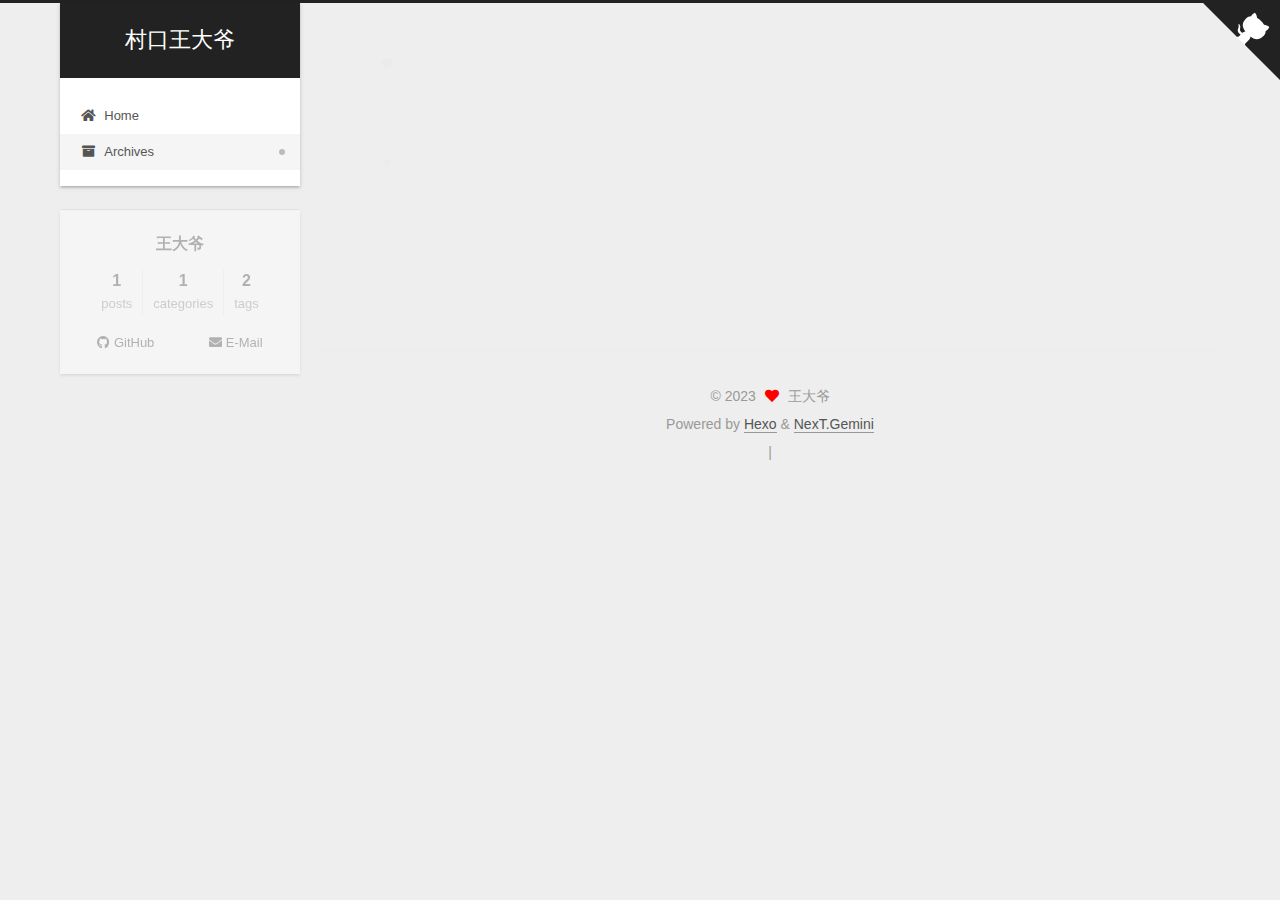
<file: archives/2023/04/index.html>
<!DOCTYPE html>
<html lang="en">
<head>
  <meta charset="UTF-8">
<meta name="viewport" content="width=device-width, initial-scale=1, maximum-scale=2">
<meta name="theme-color" content="#222">
<meta name="generator" content="Hexo 6.3.0">
  <link rel="apple-touch-icon" sizes="180x180" href="/images/apple-touch-icon-next.png">
  <link rel="icon" type="image/png" sizes="32x32" href="/images/favicon-32x32-next.png">
  <link rel="icon" type="image/png" sizes="16x16" href="/images/favicon-16x16-next.png">
  <link rel="mask-icon" href="/images/logo.svg" color="#222">

<link rel="stylesheet" href="/css/main.css">


<link rel="stylesheet" href="/lib/font-awesome/css/all.min.css">

<script id="hexo-configurations">
    var NexT = window.NexT || {};
    var CONFIG = {"hostname":"wrhsan.github.io","root":"/","scheme":"Gemini","version":"7.8.0","exturl":false,"sidebar":{"position":"left","display":"post","padding":18,"offset":12,"onmobile":false},"copycode":{"enable":false,"show_result":false,"style":null},"back2top":{"enable":true,"sidebar":false,"scrollpercent":true},"bookmark":{"enable":false,"color":"#222","save":"auto"},"fancybox":false,"mediumzoom":false,"lazyload":false,"pangu":false,"comments":{"style":"tabs","active":null,"storage":true,"lazyload":false,"nav":null},"algolia":{"hits":{"per_page":10},"labels":{"input_placeholder":"Search for Posts","hits_empty":"We didn't find any results for the search: ${query}","hits_stats":"${hits} results found in ${time} ms"}},"localsearch":{"enable":false,"trigger":"auto","top_n_per_article":1,"unescape":false,"preload":false},"motion":{"enable":true,"async":false,"transition":{"post_block":"fadeIn","post_header":"slideDownIn","post_body":"slideDownIn","coll_header":"slideLeftIn","sidebar":"slideUpIn"}}};
  </script>

  <meta property="og:type" content="website">
<meta property="og:title" content="村口王大爷">
<meta property="og:url" content="https://wrhsan.github.io/archives/2023/04/index.html">
<meta property="og:site_name" content="村口王大爷">
<meta property="og:locale" content="en_US">
<meta property="article:author" content="王大爷">
<meta name="twitter:card" content="summary">

<link rel="canonical" href="https://wrhsan.github.io/archives/2023/04/">


<script id="page-configurations">
  // https://hexo.io/docs/variables.html
  CONFIG.page = {
    sidebar: "",
    isHome : false,
    isPost : false,
    lang   : 'en'
  };
</script>

  <title>Archive | 村口王大爷</title>
  






  <noscript>
  <style>
  .use-motion .brand,
  .use-motion .menu-item,
  .sidebar-inner,
  .use-motion .post-block,
  .use-motion .pagination,
  .use-motion .comments,
  .use-motion .post-header,
  .use-motion .post-body,
  .use-motion .collection-header { opacity: initial; }

  .use-motion .site-title,
  .use-motion .site-subtitle {
    opacity: initial;
    top: initial;
  }

  .use-motion .logo-line-before i { left: initial; }
  .use-motion .logo-line-after i { right: initial; }
  </style>
</noscript>

</head>

<body itemscope itemtype="http://schema.org/WebPage">
  <div class="container use-motion">
    <div class="headband"></div>

    <header class="header" itemscope itemtype="http://schema.org/WPHeader">
      <div class="header-inner"><div class="site-brand-container">
  <div class="site-nav-toggle">
    <div class="toggle" aria-label="Toggle navigation bar">
      <span class="toggle-line toggle-line-first"></span>
      <span class="toggle-line toggle-line-middle"></span>
      <span class="toggle-line toggle-line-last"></span>
    </div>
  </div>

  <div class="site-meta">

    <a href="/" class="brand" rel="start">
      <span class="logo-line-before"><i></i></span>
      <h1 class="site-title">村口王大爷</h1>
      <span class="logo-line-after"><i></i></span>
    </a>
  </div>

  <div class="site-nav-right">
    <div class="toggle popup-trigger">
    </div>
  </div>
</div>




<nav class="site-nav">
  <ul id="menu" class="main-menu menu">
        <li class="menu-item menu-item-home">

    <a href="/" rel="section"><i class="fa fa-home fa-fw"></i>Home</a>

  </li>
        <li class="menu-item menu-item-archives">

    <a href="/archives/" rel="section"><i class="fa fa-archive fa-fw"></i>Archives</a>

  </li>
  </ul>
</nav>




</div>
    </header>

    
  <div class="back-to-top">
    <i class="fa fa-arrow-up"></i>
    <span>0%</span>
  </div>
  <div class="reading-progress-bar"></div>

  <a href="https://github.com/wrhsan" class="github-corner" title="Follow me on GitHub" aria-label="Follow me on GitHub" rel="noopener" target="_blank"><svg width="80" height="80" viewBox="0 0 250 250" aria-hidden="true"><path d="M0,0 L115,115 L130,115 L142,142 L250,250 L250,0 Z"></path><path d="M128.3,109.0 C113.8,99.7 119.0,89.6 119.0,89.6 C122.0,82.7 120.5,78.6 120.5,78.6 C119.2,72.0 123.4,76.3 123.4,76.3 C127.3,80.9 125.5,87.3 125.5,87.3 C122.9,97.6 130.6,101.9 134.4,103.2" fill="currentColor" style="transform-origin: 130px 106px;" class="octo-arm"></path><path d="M115.0,115.0 C114.9,115.1 118.7,116.5 119.8,115.4 L133.7,101.6 C136.9,99.2 139.9,98.4 142.2,98.6 C133.8,88.0 127.5,74.4 143.8,58.0 C148.5,53.4 154.0,51.2 159.7,51.0 C160.3,49.4 163.2,43.6 171.4,40.1 C171.4,40.1 176.1,42.5 178.8,56.2 C183.1,58.6 187.2,61.8 190.9,65.4 C194.5,69.0 197.7,73.2 200.1,77.6 C213.8,80.2 216.3,84.9 216.3,84.9 C212.7,93.1 206.9,96.0 205.4,96.6 C205.1,102.4 203.0,107.8 198.3,112.5 C181.9,128.9 168.3,122.5 157.7,114.1 C157.9,116.9 156.7,120.9 152.7,124.9 L141.0,136.5 C139.8,137.7 141.6,141.9 141.8,141.8 Z" fill="currentColor" class="octo-body"></path></svg></a>


    <main class="main">
      <div class="main-inner">
        <div class="content-wrap">
          

          <div class="content archive">
            

  
  
  
  <div class="post-block">
    <div class="posts-collapse">
      <div class="collection-title">
        <span class="collection-header">Um..! 1 post. Keep on posting.</span>
      </div>

      
    <div class="collection-year">
      <span class="collection-header">2023</span>
    </div>

  <article itemscope itemtype="http://schema.org/Article">
    <header class="post-header">

      <div class="post-meta">
        <time itemprop="dateCreated"
              datetime="2023-04-05T13:10:57+08:00"
              content="2023-04-05">
          04-05
        </time>
      </div>

      <div class="post-title">
          <a class="post-title-link" href="/2023/04/05/hello-world/" itemprop="url">
            <span itemprop="name">Hexo 搭建 github 博客</span>
          </a>
      </div>

    </header>
  </article>


    </div>
  </div>
  
  
  

  



          </div>
          

<script>
  window.addEventListener('tabs:register', () => {
    let { activeClass } = CONFIG.comments;
    if (CONFIG.comments.storage) {
      activeClass = localStorage.getItem('comments_active') || activeClass;
    }
    if (activeClass) {
      let activeTab = document.querySelector(`a[href="#comment-${activeClass}"]`);
      if (activeTab) {
        activeTab.click();
      }
    }
  });
  if (CONFIG.comments.storage) {
    window.addEventListener('tabs:click', event => {
      if (!event.target.matches('.tabs-comment .tab-content .tab-pane')) return;
      let commentClass = event.target.classList[1];
      localStorage.setItem('comments_active', commentClass);
    });
  }
</script>

        </div>
          
  
  <div class="toggle sidebar-toggle">
    <span class="toggle-line toggle-line-first"></span>
    <span class="toggle-line toggle-line-middle"></span>
    <span class="toggle-line toggle-line-last"></span>
  </div>

  <aside class="sidebar">
    <div class="sidebar-inner">

      <ul class="sidebar-nav motion-element">
        <li class="sidebar-nav-toc">
          Table of Contents
        </li>
        <li class="sidebar-nav-overview">
          Overview
        </li>
      </ul>

      <!--noindex-->
      <div class="post-toc-wrap sidebar-panel">
      </div>
      <!--/noindex-->

      <div class="site-overview-wrap sidebar-panel">
        <div class="site-author motion-element" itemprop="author" itemscope itemtype="http://schema.org/Person">
  <p class="site-author-name" itemprop="name">王大爷</p>
  <div class="site-description" itemprop="description"></div>
</div>
<div class="site-state-wrap motion-element">
  <nav class="site-state">
      <div class="site-state-item site-state-posts">
          <a href="/archives/">
        
          <span class="site-state-item-count">1</span>
          <span class="site-state-item-name">posts</span>
        </a>
      </div>
      <div class="site-state-item site-state-categories">
            <a href="/categories/">
        <span class="site-state-item-count">1</span>
        <span class="site-state-item-name">categories</span></a>
      </div>
      <div class="site-state-item site-state-tags">
            <a href="/tags/">
        <span class="site-state-item-count">2</span>
        <span class="site-state-item-name">tags</span></a>
      </div>
  </nav>
</div>
  <div class="links-of-author motion-element">
      <span class="links-of-author-item">
        <a href="https://github.com/wrhsan" title="GitHub → https:&#x2F;&#x2F;github.com&#x2F;wrhsan" rel="noopener" target="_blank"><i class="fab fa-github fa-fw"></i>GitHub</a>
      </span>
      <span class="links-of-author-item">
        <a href="mailto:wrhsan@gmail.com" title="E-Mail → mailto:wrhsan@gmail.com" rel="noopener" target="_blank"><i class="fa fa-envelope fa-fw"></i>E-Mail</a>
      </span>
  </div>



      </div>

    </div>
  </aside>
  <div id="sidebar-dimmer"></div>


      </div>
    </main>

    <footer class="footer">
      <div class="footer-inner">
        

        

<div class="copyright">
  
  &copy; 
  <span itemprop="copyrightYear">2023</span>
  <span class="with-love">
    <i class="fa fa-heart"></i>
  </span>
  <span class="author" itemprop="copyrightHolder">王大爷</span>
</div>
  <div class="powered-by">Powered by <a href="https://hexo.io/" class="theme-link" rel="noopener" target="_blank">Hexo</a> & <a href="https://theme-next.org/" class="theme-link" rel="noopener" target="_blank">NexT.Gemini</a>
  </div>

        
<div class="busuanzi-count">
  <script async src="https://busuanzi.ibruce.info/busuanzi/2.3/busuanzi.pure.mini.js"></script>
    <span class="post-meta-item" id="busuanzi_container_site_uv" style="display: none;">
      <span class="post-meta-item-icon">
        <i class="fa fa-user"></i>
      </span>
      <span class="site-uv" title="Total Visitors">
        <span id="busuanzi_value_site_uv"></span>
      </span>
    </span>
    <span class="post-meta-divider">|</span>
    <span class="post-meta-item" id="busuanzi_container_site_pv" style="display: none;">
      <span class="post-meta-item-icon">
        <i class="fa fa-eye"></i>
      </span>
      <span class="site-pv" title="Total Views">
        <span id="busuanzi_value_site_pv"></span>
      </span>
    </span>
</div>








      </div>
    </footer>
  </div>

  
  <script src="/lib/anime.min.js"></script>
  <script src="/lib/velocity/velocity.min.js"></script>
  <script src="/lib/velocity/velocity.ui.min.js"></script>

<script src="/js/utils.js"></script>

<script src="/js/motion.js"></script>


<script src="/js/schemes/pisces.js"></script>


<script src="/js/next-boot.js"></script>




  















  

  

</body>
</html>
</file>
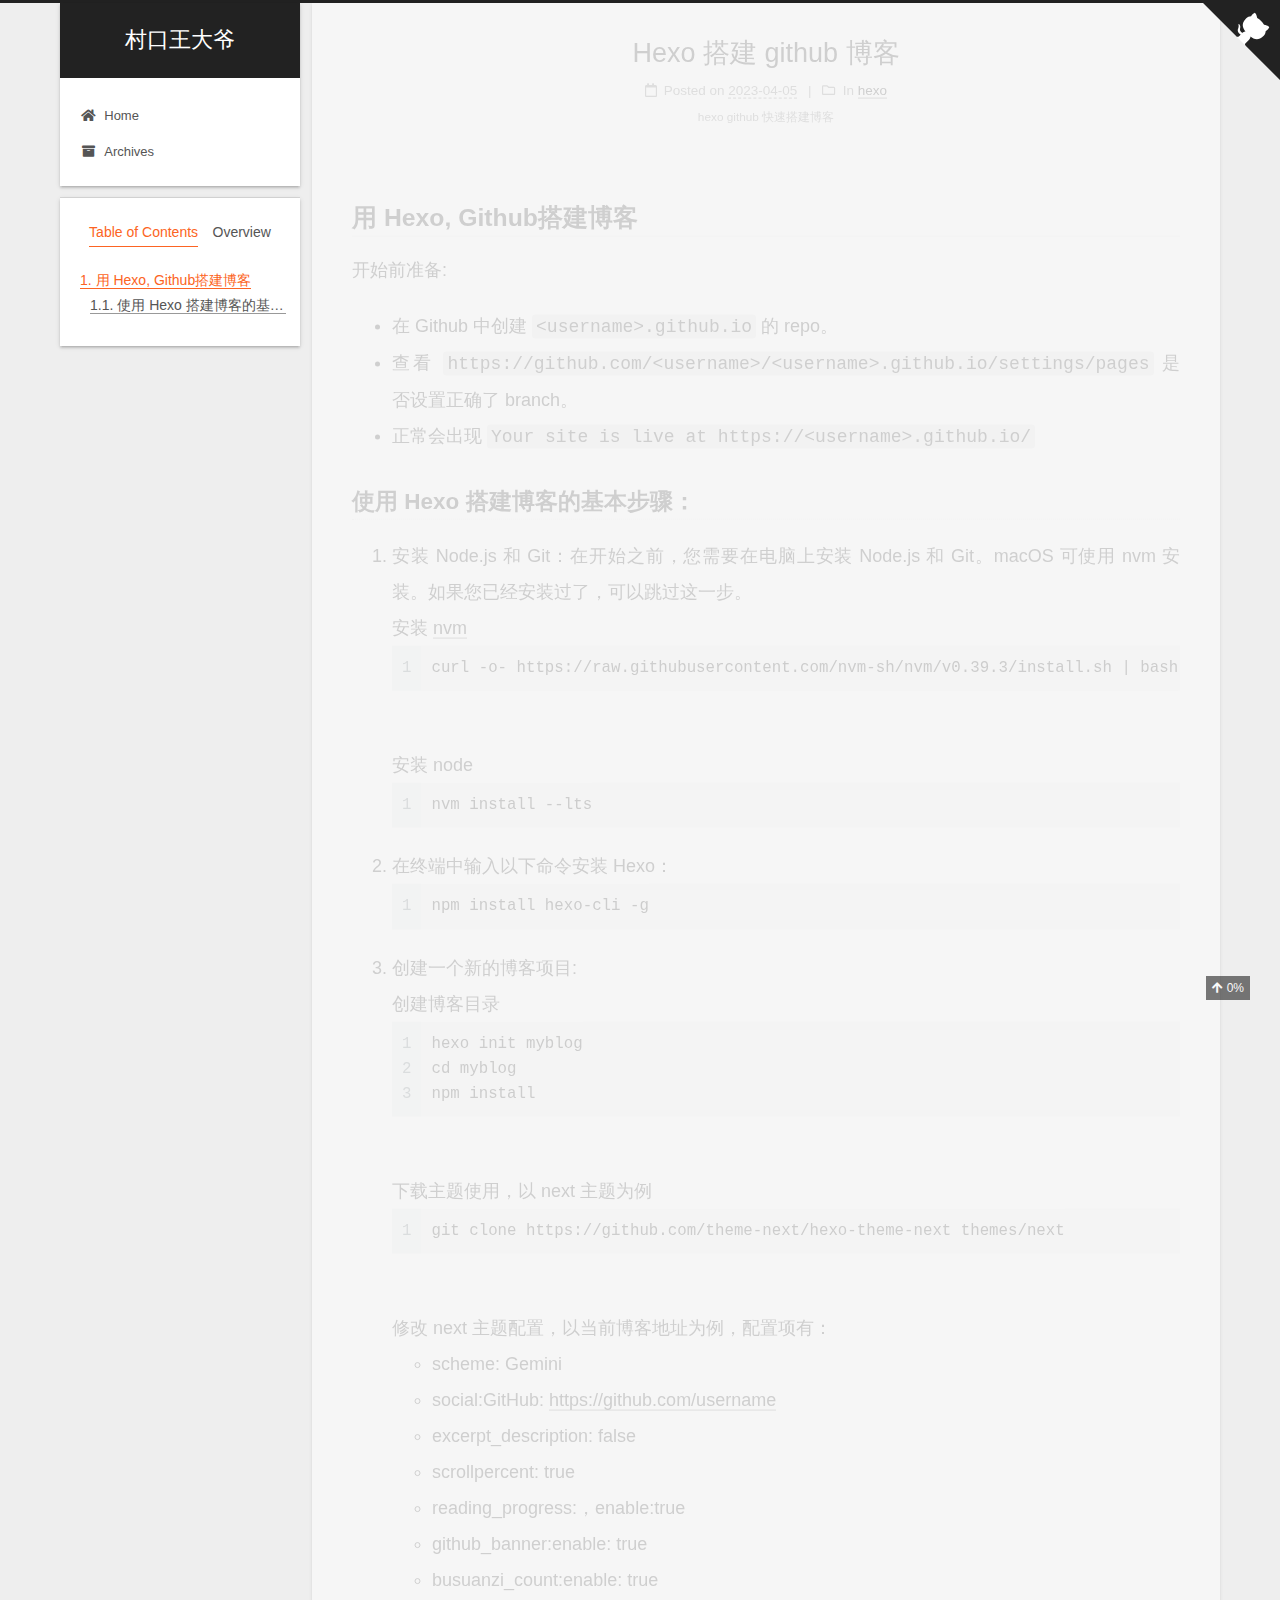
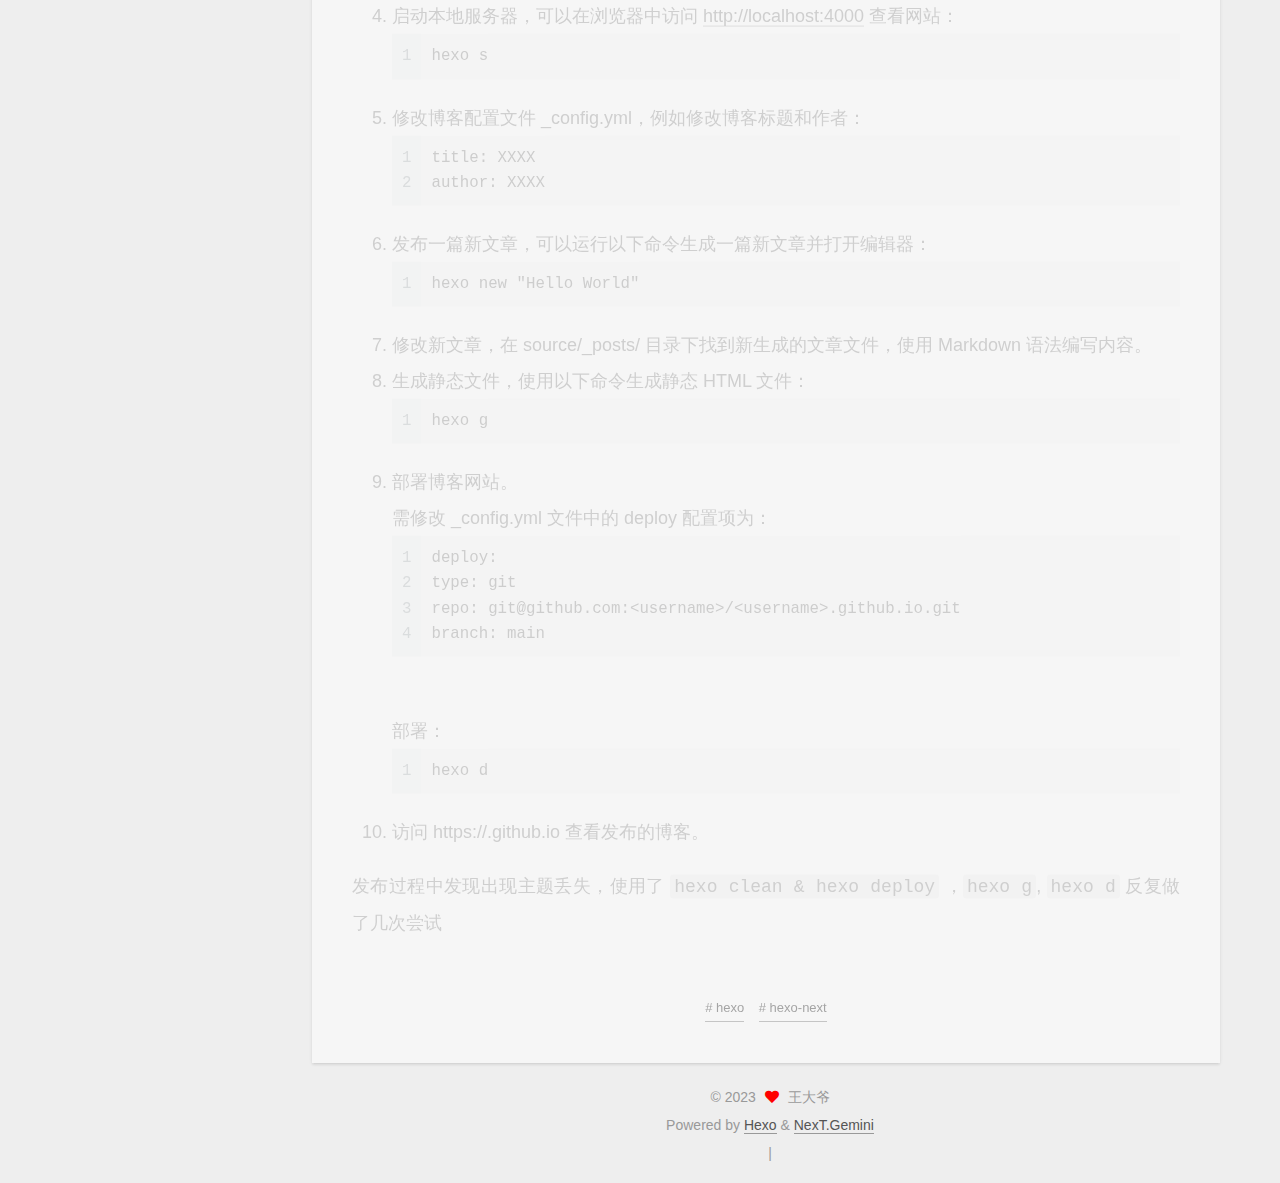
<file: 2023/04/05/hello-world/index.html>
<!DOCTYPE html>
<html lang="en">
<head>
  <meta charset="UTF-8">
<meta name="viewport" content="width=device-width, initial-scale=1, maximum-scale=2">
<meta name="theme-color" content="#222">
<meta name="generator" content="Hexo 6.3.0">
  <link rel="apple-touch-icon" sizes="180x180" href="/images/apple-touch-icon-next.png">
  <link rel="icon" type="image/png" sizes="32x32" href="/images/favicon-32x32-next.png">
  <link rel="icon" type="image/png" sizes="16x16" href="/images/favicon-16x16-next.png">
  <link rel="mask-icon" href="/images/logo.svg" color="#222">

<link rel="stylesheet" href="/css/main.css">


<link rel="stylesheet" href="/lib/font-awesome/css/all.min.css">

<script id="hexo-configurations">
    var NexT = window.NexT || {};
    var CONFIG = {"hostname":"wrhsan.github.io","root":"/","scheme":"Gemini","version":"7.8.0","exturl":false,"sidebar":{"position":"left","display":"post","padding":18,"offset":12,"onmobile":false},"copycode":{"enable":false,"show_result":false,"style":null},"back2top":{"enable":true,"sidebar":false,"scrollpercent":true},"bookmark":{"enable":false,"color":"#222","save":"auto"},"fancybox":false,"mediumzoom":false,"lazyload":false,"pangu":false,"comments":{"style":"tabs","active":null,"storage":true,"lazyload":false,"nav":null},"algolia":{"hits":{"per_page":10},"labels":{"input_placeholder":"Search for Posts","hits_empty":"We didn't find any results for the search: ${query}","hits_stats":"${hits} results found in ${time} ms"}},"localsearch":{"enable":false,"trigger":"auto","top_n_per_article":1,"unescape":false,"preload":false},"motion":{"enable":true,"async":false,"transition":{"post_block":"fadeIn","post_header":"slideDownIn","post_body":"slideDownIn","coll_header":"slideLeftIn","sidebar":"slideUpIn"}}};
  </script>

  <meta name="description" content="hexo github 快速搭建博客">
<meta property="og:type" content="article">
<meta property="og:title" content="Hexo 搭建 github 博客">
<meta property="og:url" content="https://wrhsan.github.io/2023/04/05/hello-world/index.html">
<meta property="og:site_name" content="村口王大爷">
<meta property="og:description" content="hexo github 快速搭建博客">
<meta property="og:locale" content="en_US">
<meta property="article:published_time" content="2023-04-05T05:10:57.000Z">
<meta property="article:modified_time" content="2023-04-05T06:48:05.262Z">
<meta property="article:author" content="王大爷">
<meta property="article:tag" content="hexo">
<meta property="article:tag" content="hexo-next">
<meta name="twitter:card" content="summary">

<link rel="canonical" href="https://wrhsan.github.io/2023/04/05/hello-world/">


<script id="page-configurations">
  // https://hexo.io/docs/variables.html
  CONFIG.page = {
    sidebar: "",
    isHome : false,
    isPost : true,
    lang   : 'en'
  };
</script>

  <title>Hexo 搭建 github 博客 | 村口王大爷</title>
  






  <noscript>
  <style>
  .use-motion .brand,
  .use-motion .menu-item,
  .sidebar-inner,
  .use-motion .post-block,
  .use-motion .pagination,
  .use-motion .comments,
  .use-motion .post-header,
  .use-motion .post-body,
  .use-motion .collection-header { opacity: initial; }

  .use-motion .site-title,
  .use-motion .site-subtitle {
    opacity: initial;
    top: initial;
  }

  .use-motion .logo-line-before i { left: initial; }
  .use-motion .logo-line-after i { right: initial; }
  </style>
</noscript>

</head>

<body itemscope itemtype="http://schema.org/WebPage">
  <div class="container use-motion">
    <div class="headband"></div>

    <header class="header" itemscope itemtype="http://schema.org/WPHeader">
      <div class="header-inner"><div class="site-brand-container">
  <div class="site-nav-toggle">
    <div class="toggle" aria-label="Toggle navigation bar">
      <span class="toggle-line toggle-line-first"></span>
      <span class="toggle-line toggle-line-middle"></span>
      <span class="toggle-line toggle-line-last"></span>
    </div>
  </div>

  <div class="site-meta">

    <a href="/" class="brand" rel="start">
      <span class="logo-line-before"><i></i></span>
      <h1 class="site-title">村口王大爷</h1>
      <span class="logo-line-after"><i></i></span>
    </a>
  </div>

  <div class="site-nav-right">
    <div class="toggle popup-trigger">
    </div>
  </div>
</div>




<nav class="site-nav">
  <ul id="menu" class="main-menu menu">
        <li class="menu-item menu-item-home">

    <a href="/" rel="section"><i class="fa fa-home fa-fw"></i>Home</a>

  </li>
        <li class="menu-item menu-item-archives">

    <a href="/archives/" rel="section"><i class="fa fa-archive fa-fw"></i>Archives</a>

  </li>
  </ul>
</nav>




</div>
    </header>

    
  <div class="back-to-top">
    <i class="fa fa-arrow-up"></i>
    <span>0%</span>
  </div>
  <div class="reading-progress-bar"></div>

  <a href="https://github.com/wrhsan" class="github-corner" title="Follow me on GitHub" aria-label="Follow me on GitHub" rel="noopener" target="_blank"><svg width="80" height="80" viewBox="0 0 250 250" aria-hidden="true"><path d="M0,0 L115,115 L130,115 L142,142 L250,250 L250,0 Z"></path><path d="M128.3,109.0 C113.8,99.7 119.0,89.6 119.0,89.6 C122.0,82.7 120.5,78.6 120.5,78.6 C119.2,72.0 123.4,76.3 123.4,76.3 C127.3,80.9 125.5,87.3 125.5,87.3 C122.9,97.6 130.6,101.9 134.4,103.2" fill="currentColor" style="transform-origin: 130px 106px;" class="octo-arm"></path><path d="M115.0,115.0 C114.9,115.1 118.7,116.5 119.8,115.4 L133.7,101.6 C136.9,99.2 139.9,98.4 142.2,98.6 C133.8,88.0 127.5,74.4 143.8,58.0 C148.5,53.4 154.0,51.2 159.7,51.0 C160.3,49.4 163.2,43.6 171.4,40.1 C171.4,40.1 176.1,42.5 178.8,56.2 C183.1,58.6 187.2,61.8 190.9,65.4 C194.5,69.0 197.7,73.2 200.1,77.6 C213.8,80.2 216.3,84.9 216.3,84.9 C212.7,93.1 206.9,96.0 205.4,96.6 C205.1,102.4 203.0,107.8 198.3,112.5 C181.9,128.9 168.3,122.5 157.7,114.1 C157.9,116.9 156.7,120.9 152.7,124.9 L141.0,136.5 C139.8,137.7 141.6,141.9 141.8,141.8 Z" fill="currentColor" class="octo-body"></path></svg></a>


    <main class="main">
      <div class="main-inner">
        <div class="content-wrap">
          

          <div class="content post posts-expand">
            

    
  
  
  <article itemscope itemtype="http://schema.org/Article" class="post-block" lang="en">
    <link itemprop="mainEntityOfPage" href="https://wrhsan.github.io/2023/04/05/hello-world/">

    <span hidden itemprop="author" itemscope itemtype="http://schema.org/Person">
      <meta itemprop="image" content="/images/avatar.gif">
      <meta itemprop="name" content="王大爷">
      <meta itemprop="description" content="">
    </span>

    <span hidden itemprop="publisher" itemscope itemtype="http://schema.org/Organization">
      <meta itemprop="name" content="村口王大爷">
    </span>
      <header class="post-header">
        <h1 class="post-title" itemprop="name headline">
          Hexo 搭建 github 博客
        </h1>

        <div class="post-meta">
            <span class="post-meta-item">
              <span class="post-meta-item-icon">
                <i class="far fa-calendar"></i>
              </span>
              <span class="post-meta-item-text">Posted on</span>
              

              <time title="Created: 2023-04-05 13:10:57 / Modified: 14:48:05" itemprop="dateCreated datePublished" datetime="2023-04-05T13:10:57+08:00">2023-04-05</time>
            </span>
            <span class="post-meta-item">
              <span class="post-meta-item-icon">
                <i class="far fa-folder"></i>
              </span>
              <span class="post-meta-item-text">In</span>
                <span itemprop="about" itemscope itemtype="http://schema.org/Thing">
                  <a href="/categories/hexo/" itemprop="url" rel="index"><span itemprop="name">hexo</span></a>
                </span>
            </span>

          
            <span class="post-meta-item" title="Views" id="busuanzi_container_page_pv" style="display: none;">
              <span class="post-meta-item-icon">
                <i class="fa fa-eye"></i>
              </span>
              <span class="post-meta-item-text">Views: </span>
              <span id="busuanzi_value_page_pv"></span>
            </span>
            <div class="post-description">hexo github 快速搭建博客</div>

        </div>
      </header>

    
    
    
    <div class="post-body" itemprop="articleBody">

      
        <h2 id="用-Hexo-Github搭建博客"><a href="#用-Hexo-Github搭建博客" class="headerlink" title="用 Hexo, Github搭建博客"></a>用 Hexo, Github搭建博客</h2><p>  开始前准备:</p>
<ul>
<li>在 Github 中创建 <code>&lt;username&gt;.github.io</code> 的 repo。</li>
<li>查看 <code>https://github.com/&lt;username&gt;/&lt;username&gt;.github.io/settings/pages</code> 是否设置正确了 branch。</li>
<li>正常会出现 <code>Your site is live at https://&lt;username&gt;.github.io/</code></li>
</ul>
<h3 id="使用-Hexo-搭建博客的基本步骤："><a href="#使用-Hexo-搭建博客的基本步骤：" class="headerlink" title="使用 Hexo 搭建博客的基本步骤："></a>使用 Hexo 搭建博客的基本步骤：</h3><ol>
<li>安装 Node.js 和 Git：在开始之前，您需要在电脑上安装 Node.js 和 Git。macOS 可使用 nvm 安装。如果您已经安装过了，可以跳过这一步。<br>安装 <a target="_blank" rel="noopener" href="https://github.com/nvm-sh/nvm">nvm</a><br><figure class="highlight plaintext"><table><tr><td class="gutter"><pre><span class="line">1</span><br></pre></td><td class="code"><pre><span class="line">curl -o- https://raw.githubusercontent.com/nvm-sh/nvm/v0.39.3/install.sh | bash</span><br></pre></td></tr></table></figure><br>安装 node<br><figure class="highlight plaintext"><table><tr><td class="gutter"><pre><span class="line">1</span><br></pre></td><td class="code"><pre><span class="line">nvm install --lts</span><br></pre></td></tr></table></figure></li>
<li>在终端中输入以下命令安装 Hexo：<br><figure class="highlight plaintext"><table><tr><td class="gutter"><pre><span class="line">1</span><br></pre></td><td class="code"><pre><span class="line">npm install hexo-cli -g</span><br></pre></td></tr></table></figure></li>
<li>创建一个新的博客项目:<br>创建博客目录<br><figure class="highlight plaintext"><table><tr><td class="gutter"><pre><span class="line">1</span><br><span class="line">2</span><br><span class="line">3</span><br></pre></td><td class="code"><pre><span class="line">hexo init myblog</span><br><span class="line">cd myblog</span><br><span class="line">npm install</span><br></pre></td></tr></table></figure><br>下载主题使用，以 next 主题为例<br><figure class="highlight plaintext"><table><tr><td class="gutter"><pre><span class="line">1</span><br></pre></td><td class="code"><pre><span class="line">git clone https://github.com/theme-next/hexo-theme-next themes/next</span><br></pre></td></tr></table></figure><br>修改 next 主题配置，以当前博客地址为例，配置项有： <ul>
<li>scheme: Gemini</li>
<li>social:GitHub: <a target="_blank" rel="noopener" href="https://github.com/username">https://github.com/username</a></li>
<li>excerpt_description: false</li>
<li>scrollpercent: true</li>
<li>reading_progress:，enable:true</li>
<li>github_banner:enable: true</li>
<li>busuanzi_count:enable: true</li>
</ul>
</li>
<li>启动本地服务器，可以在浏览器中访问 <a target="_blank" rel="noopener" href="http://localhost:4000/">http://localhost:4000</a> 查看网站：<br><figure class="highlight plaintext"><table><tr><td class="gutter"><pre><span class="line">1</span><br></pre></td><td class="code"><pre><span class="line">hexo s</span><br></pre></td></tr></table></figure></li>
<li>修改博客配置文件 _config.yml，例如修改博客标题和作者：<br><figure class="highlight plaintext"><table><tr><td class="gutter"><pre><span class="line">1</span><br><span class="line">2</span><br></pre></td><td class="code"><pre><span class="line">title: XXXX</span><br><span class="line">author: XXXX</span><br></pre></td></tr></table></figure></li>
<li>发布一篇新文章，可以运行以下命令生成一篇新文章并打开编辑器：<br><figure class="highlight plaintext"><table><tr><td class="gutter"><pre><span class="line">1</span><br></pre></td><td class="code"><pre><span class="line">hexo new &quot;Hello World&quot;</span><br></pre></td></tr></table></figure></li>
<li>修改新文章，在 source&#x2F;_posts&#x2F; 目录下找到新生成的文章文件，使用 Markdown 语法编写内容。</li>
<li>生成静态文件，使用以下命令生成静态 HTML 文件：<br><figure class="highlight plaintext"><table><tr><td class="gutter"><pre><span class="line">1</span><br></pre></td><td class="code"><pre><span class="line">hexo g</span><br></pre></td></tr></table></figure></li>
<li>部署博客网站。<br>需修改 _config.yml 文件中的 deploy 配置项为：<br><figure class="highlight plaintext"><table><tr><td class="gutter"><pre><span class="line">1</span><br><span class="line">2</span><br><span class="line">3</span><br><span class="line">4</span><br></pre></td><td class="code"><pre><span class="line">deploy:</span><br><span class="line">type: git</span><br><span class="line">repo: git@github.com:&lt;username&gt;/&lt;username&gt;.github.io.git</span><br><span class="line">branch: main</span><br></pre></td></tr></table></figure><br>部署：<br><figure class="highlight plaintext"><table><tr><td class="gutter"><pre><span class="line">1</span><br></pre></td><td class="code"><pre><span class="line">hexo d</span><br></pre></td></tr></table></figure></li>
<li>访问 https:&#x2F;&#x2F;<username>.github.io 查看发布的博客。</li>
</ol>
<p>发布过程中发现出现主题丢失，使用了 <code>hexo clean &amp; hexo deploy</code> ，<code>hexo g</code>, <code>hexo d</code> 反复做了几次尝试</p>

    </div>

    
    
    

      <footer class="post-footer">
          <div class="post-tags">
              <a href="/tags/hexo/" rel="tag"># hexo</a>
              <a href="/tags/hexo-next/" rel="tag"># hexo-next</a>
          </div>

        


        
      </footer>
    
  </article>
  
  
  



          </div>
          

<script>
  window.addEventListener('tabs:register', () => {
    let { activeClass } = CONFIG.comments;
    if (CONFIG.comments.storage) {
      activeClass = localStorage.getItem('comments_active') || activeClass;
    }
    if (activeClass) {
      let activeTab = document.querySelector(`a[href="#comment-${activeClass}"]`);
      if (activeTab) {
        activeTab.click();
      }
    }
  });
  if (CONFIG.comments.storage) {
    window.addEventListener('tabs:click', event => {
      if (!event.target.matches('.tabs-comment .tab-content .tab-pane')) return;
      let commentClass = event.target.classList[1];
      localStorage.setItem('comments_active', commentClass);
    });
  }
</script>

        </div>
          
  
  <div class="toggle sidebar-toggle">
    <span class="toggle-line toggle-line-first"></span>
    <span class="toggle-line toggle-line-middle"></span>
    <span class="toggle-line toggle-line-last"></span>
  </div>

  <aside class="sidebar">
    <div class="sidebar-inner">

      <ul class="sidebar-nav motion-element">
        <li class="sidebar-nav-toc">
          Table of Contents
        </li>
        <li class="sidebar-nav-overview">
          Overview
        </li>
      </ul>

      <!--noindex-->
      <div class="post-toc-wrap sidebar-panel">
          <div class="post-toc motion-element"><ol class="nav"><li class="nav-item nav-level-2"><a class="nav-link" href="#%E7%94%A8-Hexo-Github%E6%90%AD%E5%BB%BA%E5%8D%9A%E5%AE%A2"><span class="nav-number">1.</span> <span class="nav-text">用 Hexo, Github搭建博客</span></a><ol class="nav-child"><li class="nav-item nav-level-3"><a class="nav-link" href="#%E4%BD%BF%E7%94%A8-Hexo-%E6%90%AD%E5%BB%BA%E5%8D%9A%E5%AE%A2%E7%9A%84%E5%9F%BA%E6%9C%AC%E6%AD%A5%E9%AA%A4%EF%BC%9A"><span class="nav-number">1.1.</span> <span class="nav-text">使用 Hexo 搭建博客的基本步骤：</span></a></li></ol></li></ol></div>
      </div>
      <!--/noindex-->

      <div class="site-overview-wrap sidebar-panel">
        <div class="site-author motion-element" itemprop="author" itemscope itemtype="http://schema.org/Person">
  <p class="site-author-name" itemprop="name">王大爷</p>
  <div class="site-description" itemprop="description"></div>
</div>
<div class="site-state-wrap motion-element">
  <nav class="site-state">
      <div class="site-state-item site-state-posts">
          <a href="/archives/">
        
          <span class="site-state-item-count">1</span>
          <span class="site-state-item-name">posts</span>
        </a>
      </div>
      <div class="site-state-item site-state-categories">
            <a href="/categories/">
        <span class="site-state-item-count">1</span>
        <span class="site-state-item-name">categories</span></a>
      </div>
      <div class="site-state-item site-state-tags">
            <a href="/tags/">
        <span class="site-state-item-count">2</span>
        <span class="site-state-item-name">tags</span></a>
      </div>
  </nav>
</div>
  <div class="links-of-author motion-element">
      <span class="links-of-author-item">
        <a href="https://github.com/wrhsan" title="GitHub → https:&#x2F;&#x2F;github.com&#x2F;wrhsan" rel="noopener" target="_blank"><i class="fab fa-github fa-fw"></i>GitHub</a>
      </span>
      <span class="links-of-author-item">
        <a href="mailto:wrhsan@gmail.com" title="E-Mail → mailto:wrhsan@gmail.com" rel="noopener" target="_blank"><i class="fa fa-envelope fa-fw"></i>E-Mail</a>
      </span>
  </div>



      </div>

    </div>
  </aside>
  <div id="sidebar-dimmer"></div>


      </div>
    </main>

    <footer class="footer">
      <div class="footer-inner">
        

        

<div class="copyright">
  
  &copy; 
  <span itemprop="copyrightYear">2023</span>
  <span class="with-love">
    <i class="fa fa-heart"></i>
  </span>
  <span class="author" itemprop="copyrightHolder">王大爷</span>
</div>
  <div class="powered-by">Powered by <a href="https://hexo.io/" class="theme-link" rel="noopener" target="_blank">Hexo</a> & <a href="https://theme-next.org/" class="theme-link" rel="noopener" target="_blank">NexT.Gemini</a>
  </div>

        
<div class="busuanzi-count">
  <script async src="https://busuanzi.ibruce.info/busuanzi/2.3/busuanzi.pure.mini.js"></script>
    <span class="post-meta-item" id="busuanzi_container_site_uv" style="display: none;">
      <span class="post-meta-item-icon">
        <i class="fa fa-user"></i>
      </span>
      <span class="site-uv" title="Total Visitors">
        <span id="busuanzi_value_site_uv"></span>
      </span>
    </span>
    <span class="post-meta-divider">|</span>
    <span class="post-meta-item" id="busuanzi_container_site_pv" style="display: none;">
      <span class="post-meta-item-icon">
        <i class="fa fa-eye"></i>
      </span>
      <span class="site-pv" title="Total Views">
        <span id="busuanzi_value_site_pv"></span>
      </span>
    </span>
</div>








      </div>
    </footer>
  </div>

  
  <script src="/lib/anime.min.js"></script>
  <script src="/lib/velocity/velocity.min.js"></script>
  <script src="/lib/velocity/velocity.ui.min.js"></script>

<script src="/js/utils.js"></script>

<script src="/js/motion.js"></script>


<script src="/js/schemes/pisces.js"></script>


<script src="/js/next-boot.js"></script>




  















  

  

</body>
</html>
</file>
<file: css/main.css>
:root {
  --body-bg-color: #eee;
  --content-bg-color: #fff;
  --card-bg-color: #f5f5f5;
  --text-color: #555;
  --blockquote-color: #666;
  --link-color: #555;
  --link-hover-color: #222;
  --brand-color: #fff;
  --brand-hover-color: #fff;
  --table-row-odd-bg-color: #f9f9f9;
  --table-row-hover-bg-color: #f5f5f5;
  --menu-item-bg-color: #f5f5f5;
  --btn-default-bg: #fff;
  --btn-default-color: #555;
  --btn-default-border-color: #555;
  --btn-default-hover-bg: #222;
  --btn-default-hover-color: #fff;
  --btn-default-hover-border-color: #222;
}
html {
  line-height: 1.15; /* 1 */
  -webkit-text-size-adjust: 100%; /* 2 */
}
body {
  margin: 0;
}
main {
  display: block;
}
h1 {
  font-size: 2em;
  margin: 0.67em 0;
}
hr {
  box-sizing: content-box; /* 1 */
  height: 0; /* 1 */
  overflow: visible; /* 2 */
}
pre {
  font-family: monospace, monospace; /* 1 */
  font-size: 1em; /* 2 */
}
a {
  background: transparent;
}
abbr[title] {
  border-bottom: none; /* 1 */
  text-decoration: underline; /* 2 */
  text-decoration: underline dotted; /* 2 */
}
b,
strong {
  font-weight: bolder;
}
code,
kbd,
samp {
  font-family: monospace, monospace; /* 1 */
  font-size: 1em; /* 2 */
}
small {
  font-size: 80%;
}
sub,
sup {
  font-size: 75%;
  line-height: 0;
  position: relative;
  vertical-align: baseline;
}
sub {
  bottom: -0.25em;
}
sup {
  top: -0.5em;
}
img {
  border-style: none;
}
button,
input,
optgroup,
select,
textarea {
  font-family: inherit; /* 1 */
  font-size: 100%; /* 1 */
  line-height: 1.15; /* 1 */
  margin: 0; /* 2 */
}
button,
input {
/* 1 */
  overflow: visible;
}
button,
select {
/* 1 */
  text-transform: none;
}
button,
[type='button'],
[type='reset'],
[type='submit'] {
  -webkit-appearance: button;
}
button::-moz-focus-inner,
[type='button']::-moz-focus-inner,
[type='reset']::-moz-focus-inner,
[type='submit']::-moz-focus-inner {
  border-style: none;
  padding: 0;
}
button:-moz-focusring,
[type='button']:-moz-focusring,
[type='reset']:-moz-focusring,
[type='submit']:-moz-focusring {
  outline: 1px dotted ButtonText;
}
fieldset {
  padding: 0.35em 0.75em 0.625em;
}
legend {
  box-sizing: border-box; /* 1 */
  color: inherit; /* 2 */
  display: table; /* 1 */
  max-width: 100%; /* 1 */
  padding: 0; /* 3 */
  white-space: normal; /* 1 */
}
progress {
  vertical-align: baseline;
}
textarea {
  overflow: auto;
}
[type='checkbox'],
[type='radio'] {
  box-sizing: border-box; /* 1 */
  padding: 0; /* 2 */
}
[type='number']::-webkit-inner-spin-button,
[type='number']::-webkit-outer-spin-button {
  height: auto;
}
[type='search'] {
  outline-offset: -2px; /* 2 */
  -webkit-appearance: textfield; /* 1 */
}
[type='search']::-webkit-search-decoration {
  -webkit-appearance: none;
}
::-webkit-file-upload-button {
  font: inherit; /* 2 */
  -webkit-appearance: button; /* 1 */
}
details {
  display: block;
}
summary {
  display: list-item;
}
template {
  display: none;
}
[hidden] {
  display: none;
}
::selection {
  background: #262a30;
  color: #eee;
}
html,
body {
  height: 100%;
}
body {
  background: var(--body-bg-color);
  color: var(--text-color);
  font-family: 'Lato', "PingFang SC", "Microsoft YaHei", sans-serif;
  font-size: 1em;
  line-height: 2;
}
@media (max-width: 991px) {
  body {
    padding-left: 0 !important;
    padding-right: 0 !important;
  }
}
h1,
h2,
h3,
h4,
h5,
h6 {
  font-family: 'Lato', "PingFang SC", "Microsoft YaHei", sans-serif;
  font-weight: bold;
  line-height: 1.5;
  margin: 20px 0 15px;
}
h1 {
  font-size: 1.5em;
}
h2 {
  font-size: 1.375em;
}
h3 {
  font-size: 1.25em;
}
h4 {
  font-size: 1.125em;
}
h5 {
  font-size: 1em;
}
h6 {
  font-size: 0.875em;
}
p {
  margin: 0 0 20px 0;
}
a,
span.exturl {
  border-bottom: 1px solid #999;
  color: var(--link-color);
  outline: 0;
  text-decoration: none;
  overflow-wrap: break-word;
  word-wrap: break-word;
  cursor: pointer;
}
a:hover,
span.exturl:hover {
  border-bottom-color: var(--link-hover-color);
  color: var(--link-hover-color);
}
iframe,
img,
video {
  display: block;
  margin-left: auto;
  margin-right: auto;
  max-width: 100%;
}
hr {
  background-image: repeating-linear-gradient(-45deg, #ddd, #ddd 4px, transparent 4px, transparent 8px);
  border: 0;
  height: 3px;
  margin: 40px 0;
}
blockquote {
  border-left: 4px solid #ddd;
  color: var(--blockquote-color);
  margin: 0;
  padding: 0 15px;
}
blockquote cite::before {
  content: '-';
  padding: 0 5px;
}
dt {
  font-weight: bold;
}
dd {
  margin: 0;
  padding: 0;
}
kbd {
  background-color: #f5f5f5;
  background-image: linear-gradient(#eee, #fff, #eee);
  border: 1px solid #ccc;
  border-radius: 0.2em;
  box-shadow: 0.1em 0.1em 0.2em rgba(0,0,0,0.1);
  color: #555;
  font-family: inherit;
  padding: 0.1em 0.3em;
  white-space: nowrap;
}
.table-container {
  overflow: auto;
}
table {
  border-collapse: collapse;
  border-spacing: 0;
  font-size: 0.875em;
  margin: 0 0 20px 0;
  width: 100%;
}
tbody tr:nth-of-type(odd) {
  background: var(--table-row-odd-bg-color);
}
tbody tr:hover {
  background: var(--table-row-hover-bg-color);
}
caption,
th,
td {
  font-weight: normal;
  padding: 8px;
  vertical-align: middle;
}
th,
td {
  border: 1px solid #ddd;
  border-bottom: 3px solid #ddd;
}
th {
  font-weight: 700;
  padding-bottom: 10px;
}
td {
  border-bottom-width: 1px;
}
.btn {
  background: var(--btn-default-bg);
  border: 2px solid var(--btn-default-border-color);
  border-radius: 2px;
  color: var(--btn-default-color);
  display: inline-block;
  font-size: 0.875em;
  line-height: 2;
  padding: 0 20px;
  text-decoration: none;
  transition-property: background-color;
  transition-delay: 0s;
  transition-duration: 0.2s;
  transition-timing-function: ease-in-out;
}
.btn:hover {
  background: var(--btn-default-hover-bg);
  border-color: var(--btn-default-hover-border-color);
  color: var(--btn-default-hover-color);
}
.btn + .btn {
  margin: 0 0 8px 8px;
}
.btn .fa-fw {
  text-align: left;
  width: 1.285714285714286em;
}
.toggle {
  line-height: 0;
}
.toggle .toggle-line {
  background: #fff;
  display: inline-block;
  height: 2px;
  left: 0;
  position: relative;
  top: 0;
  transition: all 0.4s;
  vertical-align: top;
  width: 100%;
}
.toggle .toggle-line:not(:first-child) {
  margin-top: 3px;
}
.toggle.toggle-arrow .toggle-line-first {
  left: 50%;
  top: 2px;
  transform: rotate(45deg);
  width: 50%;
}
.toggle.toggle-arrow .toggle-line-middle {
  left: 2px;
  width: 90%;
}
.toggle.toggle-arrow .toggle-line-last {
  left: 50%;
  top: -2px;
  transform: rotate(-45deg);
  width: 50%;
}
.toggle.toggle-close .toggle-line-first {
  transform: rotate(-45deg);
  top: 5px;
}
.toggle.toggle-close .toggle-line-middle {
  opacity: 0;
}
.toggle.toggle-close .toggle-line-last {
  transform: rotate(45deg);
  top: -5px;
}
.highlight,
pre {
  background: #f7f7f7;
  color: #4d4d4c;
  line-height: 1.6;
  margin: 0 auto 20px;
}
pre,
code {
  font-family: consolas, Menlo, monospace, "PingFang SC", "Microsoft YaHei";
}
code {
  background: #eee;
  border-radius: 3px;
  color: #555;
  padding: 2px 4px;
  overflow-wrap: break-word;
  word-wrap: break-word;
}
.highlight *::selection {
  background: #d6d6d6;
}
.highlight pre {
  border: 0;
  margin: 0;
  padding: 10px 0;
}
.highlight table {
  border: 0;
  margin: 0;
  width: auto;
}
.highlight td {
  border: 0;
  padding: 0;
}
.highlight figcaption {
  background: #eff2f3;
  color: #4d4d4c;
  display: flex;
  font-size: 0.875em;
  justify-content: space-between;
  line-height: 1.2;
  padding: 0.5em;
}
.highlight figcaption a {
  color: #4d4d4c;
}
.highlight figcaption a:hover {
  border-bottom-color: #4d4d4c;
}
.highlight .gutter {
  -moz-user-select: none;
  -ms-user-select: none;
  -webkit-user-select: none;
  user-select: none;
}
.highlight .gutter pre {
  background: #eff2f3;
  color: #869194;
  padding-left: 10px;
  padding-right: 10px;
  text-align: right;
}
.highlight .code pre {
  background: #f7f7f7;
  padding-left: 10px;
  width: 100%;
}
.gist table {
  width: auto;
}
.gist table td {
  border: 0;
}
pre {
  overflow: auto;
  padding: 10px;
}
pre code {
  background: none;
  color: #4d4d4c;
  font-size: 0.875em;
  padding: 0;
  text-shadow: none;
}
pre .deletion {
  background: #fdd;
}
pre .addition {
  background: #dfd;
}
pre .meta {
  color: #eab700;
  -moz-user-select: none;
  -ms-user-select: none;
  -webkit-user-select: none;
  user-select: none;
}
pre .comment {
  color: #8e908c;
}
pre .variable,
pre .attribute,
pre .tag,
pre .name,
pre .regexp,
pre .ruby .constant,
pre .xml .tag .title,
pre .xml .pi,
pre .xml .doctype,
pre .html .doctype,
pre .css .id,
pre .css .class,
pre .css .pseudo {
  color: #c82829;
}
pre .number,
pre .preprocessor,
pre .built_in,
pre .builtin-name,
pre .literal,
pre .params,
pre .constant,
pre .command {
  color: #f5871f;
}
pre .ruby .class .title,
pre .css .rules .attribute,
pre .string,
pre .symbol,
pre .value,
pre .inheritance,
pre .header,
pre .ruby .symbol,
pre .xml .cdata,
pre .special,
pre .formula {
  color: #718c00;
}
pre .title,
pre .css .hexcolor {
  color: #3e999f;
}
pre .function,
pre .python .decorator,
pre .python .title,
pre .ruby .function .title,
pre .ruby .title .keyword,
pre .perl .sub,
pre .javascript .title,
pre .coffeescript .title {
  color: #4271ae;
}
pre .keyword,
pre .javascript .function {
  color: #8959a8;
}
.blockquote-center {
  border-left: none;
  margin: 40px 0;
  padding: 0;
  position: relative;
  text-align: center;
}
.blockquote-center .fa {
  display: block;
  opacity: 0.6;
  position: absolute;
  width: 100%;
}
.blockquote-center .fa-quote-left {
  border-top: 1px solid #ccc;
  text-align: left;
  top: -20px;
}
.blockquote-center .fa-quote-right {
  border-bottom: 1px solid #ccc;
  text-align: right;
  bottom: -20px;
}
.blockquote-center p,
.blockquote-center div {
  text-align: center;
}
.post-body .group-picture img {
  margin: 0 auto;
  padding: 0 3px;
}
.group-picture-row {
  margin-bottom: 6px;
  overflow: hidden;
}
.group-picture-column {
  float: left;
  margin-bottom: 10px;
}
.post-body .label {
  color: #555;
  display: inline;
  padding: 0 2px;
}
.post-body .label.default {
  background: #f0f0f0;
}
.post-body .label.primary {
  background: #efe6f7;
}
.post-body .label.info {
  background: #e5f2f8;
}
.post-body .label.success {
  background: #e7f4e9;
}
.post-body .label.warning {
  background: #fcf6e1;
}
.post-body .label.danger {
  background: #fae8eb;
}
.post-body .tabs {
  margin-bottom: 20px;
}
.post-body .tabs,
.tabs-comment {
  display: block;
  padding-top: 10px;
  position: relative;
}
.post-body .tabs ul.nav-tabs,
.tabs-comment ul.nav-tabs {
  display: flex;
  flex-wrap: wrap;
  margin: 0;
  margin-bottom: -1px;
  padding: 0;
}
@media (max-width: 413px) {
  .post-body .tabs ul.nav-tabs,
  .tabs-comment ul.nav-tabs {
    display: block;
    margin-bottom: 5px;
  }
}
.post-body .tabs ul.nav-tabs li.tab,
.tabs-comment ul.nav-tabs li.tab {
  border-bottom: 1px solid #ddd;
  border-left: 1px solid transparent;
  border-right: 1px solid transparent;
  border-top: 3px solid transparent;
  flex-grow: 1;
  list-style-type: none;
  border-radius: 0 0 0 0;
}
@media (max-width: 413px) {
  .post-body .tabs ul.nav-tabs li.tab,
  .tabs-comment ul.nav-tabs li.tab {
    border-bottom: 1px solid transparent;
    border-left: 3px solid transparent;
    border-right: 1px solid transparent;
    border-top: 1px solid transparent;
  }
}
@media (max-width: 413px) {
  .post-body .tabs ul.nav-tabs li.tab,
  .tabs-comment ul.nav-tabs li.tab {
    border-radius: 0;
  }
}
.post-body .tabs ul.nav-tabs li.tab a,
.tabs-comment ul.nav-tabs li.tab a {
  border-bottom: initial;
  display: block;
  line-height: 1.8;
  outline: 0;
  padding: 0.25em 0.75em;
  text-align: center;
  transition-delay: 0s;
  transition-duration: 0.2s;
  transition-timing-function: ease-out;
}
.post-body .tabs ul.nav-tabs li.tab a i,
.tabs-comment ul.nav-tabs li.tab a i {
  width: 1.285714285714286em;
}
.post-body .tabs ul.nav-tabs li.tab.active,
.tabs-comment ul.nav-tabs li.tab.active {
  border-bottom: 1px solid transparent;
  border-left: 1px solid #ddd;
  border-right: 1px solid #ddd;
  border-top: 3px solid #fc6423;
}
@media (max-width: 413px) {
  .post-body .tabs ul.nav-tabs li.tab.active,
  .tabs-comment ul.nav-tabs li.tab.active {
    border-bottom: 1px solid #ddd;
    border-left: 3px solid #fc6423;
    border-right: 1px solid #ddd;
    border-top: 1px solid #ddd;
  }
}
.post-body .tabs ul.nav-tabs li.tab.active a,
.tabs-comment ul.nav-tabs li.tab.active a {
  color: var(--link-color);
  cursor: default;
}
.post-body .tabs .tab-content .tab-pane,
.tabs-comment .tab-content .tab-pane {
  border: 1px solid #ddd;
  border-top: 0;
  padding: 20px 20px 0 20px;
  border-radius: 0;
}
.post-body .tabs .tab-content .tab-pane:not(.active),
.tabs-comment .tab-content .tab-pane:not(.active) {
  display: none;
}
.post-body .tabs .tab-content .tab-pane.active,
.tabs-comment .tab-content .tab-pane.active {
  display: block;
}
.post-body .tabs .tab-content .tab-pane.active:nth-of-type(1),
.tabs-comment .tab-content .tab-pane.active:nth-of-type(1) {
  border-radius: 0 0 0 0;
}
@media (max-width: 413px) {
  .post-body .tabs .tab-content .tab-pane.active:nth-of-type(1),
  .tabs-comment .tab-content .tab-pane.active:nth-of-type(1) {
    border-radius: 0;
  }
}
.post-body .note {
  border-radius: 3px;
  margin-bottom: 20px;
  padding: 1em;
  position: relative;
  border: 1px solid #eee;
  border-left-width: 5px;
}
.post-body .note h2,
.post-body .note h3,
.post-body .note h4,
.post-body .note h5,
.post-body .note h6 {
  margin-top: 0;
  border-bottom: initial;
  margin-bottom: 0;
  padding-top: 0;
}
.post-body .note p:first-child,
.post-body .note ul:first-child,
.post-body .note ol:first-child,
.post-body .note table:first-child,
.post-body .note pre:first-child,
.post-body .note blockquote:first-child,
.post-body .note img:first-child {
  margin-top: 0;
}
.post-body .note p:last-child,
.post-body .note ul:last-child,
.post-body .note ol:last-child,
.post-body .note table:last-child,
.post-body .note pre:last-child,
.post-body .note blockquote:last-child,
.post-body .note img:last-child {
  margin-bottom: 0;
}
.post-body .note.default {
  border-left-color: #777;
}
.post-body .note.default h2,
.post-body .note.default h3,
.post-body .note.default h4,
.post-body .note.default h5,
.post-body .note.default h6 {
  color: #777;
}
.post-body .note.primary {
  border-left-color: #6f42c1;
}
.post-body .note.primary h2,
.post-body .note.primary h3,
.post-body .note.primary h4,
.post-body .note.primary h5,
.post-body .note.primary h6 {
  color: #6f42c1;
}
.post-body .note.info {
  border-left-color: #428bca;
}
.post-body .note.info h2,
.post-body .note.info h3,
.post-body .note.info h4,
.post-body .note.info h5,
.post-body .note.info h6 {
  color: #428bca;
}
.post-body .note.success {
  border-left-color: #5cb85c;
}
.post-body .note.success h2,
.post-body .note.success h3,
.post-body .note.success h4,
.post-body .note.success h5,
.post-body .note.success h6 {
  color: #5cb85c;
}
.post-body .note.warning {
  border-left-color: #f0ad4e;
}
.post-body .note.warning h2,
.post-body .note.warning h3,
.post-body .note.warning h4,
.post-body .note.warning h5,
.post-body .note.warning h6 {
  color: #f0ad4e;
}
.post-body .note.danger {
  border-left-color: #d9534f;
}
.post-body .note.danger h2,
.post-body .note.danger h3,
.post-body .note.danger h4,
.post-body .note.danger h5,
.post-body .note.danger h6 {
  color: #d9534f;
}
.pagination .prev,
.pagination .next,
.pagination .page-number,
.pagination .space {
  display: inline-block;
  margin: 0 10px;
  padding: 0 11px;
  position: relative;
  top: -1px;
}
@media (max-width: 767px) {
  .pagination .prev,
  .pagination .next,
  .pagination .page-number,
  .pagination .space {
    margin: 0 5px;
  }
}
.pagination {
  border-top: 1px solid #eee;
  margin: 120px 0 0;
  text-align: center;
}
.pagination .prev,
.pagination .next,
.pagination .page-number {
  border-bottom: 0;
  border-top: 1px solid #eee;
  transition-property: border-color;
  transition-delay: 0s;
  transition-duration: 0.2s;
  transition-timing-function: ease-in-out;
}
.pagination .prev:hover,
.pagination .next:hover,
.pagination .page-number:hover {
  border-top-color: #222;
}
.pagination .space {
  margin: 0;
  padding: 0;
}
.pagination .prev {
  margin-left: 0;
}
.pagination .next {
  margin-right: 0;
}
.pagination .page-number.current {
  background: #ccc;
  border-top-color: #ccc;
  color: #fff;
}
@media (max-width: 767px) {
  .pagination {
    border-top: none;
  }
  .pagination .prev,
  .pagination .next,
  .pagination .page-number {
    border-bottom: 1px solid #eee;
    border-top: 0;
    margin-bottom: 10px;
    padding: 0 10px;
  }
  .pagination .prev:hover,
  .pagination .next:hover,
  .pagination .page-number:hover {
    border-bottom-color: #222;
  }
}
.comments {
  margin-top: 60px;
  overflow: hidden;
}
.comment-button-group {
  display: flex;
  flex-wrap: wrap-reverse;
  justify-content: center;
  margin: 1em 0;
}
.comment-button-group .comment-button {
  margin: 0.1em 0.2em;
}
.comment-button-group .comment-button.active {
  background: var(--btn-default-hover-bg);
  border-color: var(--btn-default-hover-border-color);
  color: var(--btn-default-hover-color);
}
.comment-position {
  display: none;
}
.comment-position.active {
  display: block;
}
.tabs-comment {
  background: var(--content-bg-color);
  margin-top: 4em;
  padding-top: 0;
}
.tabs-comment .comments {
  border: 0;
  box-shadow: none;
  margin-top: 0;
  padding-top: 0;
}
.container {
  min-height: 100%;
  position: relative;
}
.main-inner {
  margin: 0 auto;
  width: calc(100% - 20px);
}
@media (min-width: 1200px) {
  .main-inner {
    width: 1160px;
  }
}
@media (min-width: 1600px) {
  .main-inner {
    width: 73%;
  }
}
@media (max-width: 767px) {
  .content-wrap {
    padding: 0 20px;
  }
}
.header {
  background: transparent;
}
.header-inner {
  margin: 0 auto;
  width: calc(100% - 20px);
}
@media (min-width: 1200px) {
  .header-inner {
    width: 1160px;
  }
}
@media (min-width: 1600px) {
  .header-inner {
    width: 73%;
  }
}
.site-brand-container {
  display: flex;
  flex-shrink: 0;
  padding: 0 10px;
}
.headband {
  background: #222;
  height: 3px;
}
.site-meta {
  flex-grow: 1;
  text-align: center;
}
@media (max-width: 767px) {
  .site-meta {
    text-align: center;
  }
}
.brand {
  border-bottom: none;
  color: var(--brand-color);
  display: inline-block;
  line-height: 1.375em;
  padding: 0 40px;
  position: relative;
}
.brand:hover {
  color: var(--brand-hover-color);
}
.site-title {
  font-family: 'Lato', "PingFang SC", "Microsoft YaHei", sans-serif;
  font-size: 1.375em;
  font-weight: normal;
  margin: 0;
}
.site-subtitle {
  color: #ddd;
  font-size: 0.8125em;
  margin: 10px 0;
}
.use-motion .brand {
  opacity: 0;
}
.use-motion .site-title,
.use-motion .site-subtitle,
.use-motion .custom-logo-image {
  opacity: 0;
  position: relative;
  top: -10px;
}
.site-nav-toggle,
.site-nav-right {
  display: none;
}
@media (max-width: 767px) {
  .site-nav-toggle,
  .site-nav-right {
    display: flex;
    flex-direction: column;
    justify-content: center;
  }
}
.site-nav-toggle .toggle,
.site-nav-right .toggle {
  color: var(--text-color);
  padding: 10px;
  width: 22px;
}
.site-nav-toggle .toggle .toggle-line,
.site-nav-right .toggle .toggle-line {
  background: var(--text-color);
  border-radius: 1px;
}
.site-nav {
  display: block;
}
@media (max-width: 767px) {
  .site-nav {
    clear: both;
    display: none;
  }
}
.site-nav.site-nav-on {
  display: block;
}
.menu {
  margin-top: 20px;
  padding-left: 0;
  text-align: center;
}
.menu-item {
  display: inline-block;
  list-style: none;
  margin: 0 10px;
}
@media (max-width: 767px) {
  .menu-item {
    display: block;
    margin-top: 10px;
  }
  .menu-item.menu-item-search {
    display: none;
  }
}
.menu-item a,
.menu-item span.exturl {
  border-bottom: 0;
  display: block;
  font-size: 0.8125em;
  transition-property: border-color;
  transition-delay: 0s;
  transition-duration: 0.2s;
  transition-timing-function: ease-in-out;
}
@media (hover: none) {
  .menu-item a:hover,
  .menu-item span.exturl:hover {
    border-bottom-color: transparent !important;
  }
}
.menu-item .fa,
.menu-item .fab,
.menu-item .far,
.menu-item .fas {
  margin-right: 8px;
}
.menu-item .badge {
  display: inline-block;
  font-weight: bold;
  line-height: 1;
  margin-left: 0.35em;
  margin-top: 0.35em;
  text-align: center;
  white-space: nowrap;
}
@media (max-width: 767px) {
  .menu-item .badge {
    float: right;
    margin-left: 0;
  }
}
.menu-item-active a,
.menu .menu-item a:hover,
.menu .menu-item span.exturl:hover {
  background: var(--menu-item-bg-color);
}
.use-motion .menu-item {
  opacity: 0;
}
.github-corner :hover .octo-arm {
  animation: octocat-wave 560ms ease-in-out;
}
.github-corner svg {
  border: 0;
  color: #fff;
  fill: #222;
  position: absolute;
  right: 0;
  top: 0;
  z-index: 1000;
}
@media (max-width: 991px) {
  .github-corner svg {
    color: #222;
    fill: #fff;
  }
  .github-corner .github-corner:hover .octo-arm {
    animation: none;
  }
  .github-corner .github-corner .octo-arm {
    animation: octocat-wave 560ms ease-in-out;
  }
}
@-moz-keyframes octocat-wave {
  0%, 100% {
    transform: rotate(0);
  }
  20%, 60% {
    transform: rotate(-25deg);
  }
  40%, 80% {
    transform: rotate(10deg);
  }
}
@-webkit-keyframes octocat-wave {
  0%, 100% {
    transform: rotate(0);
  }
  20%, 60% {
    transform: rotate(-25deg);
  }
  40%, 80% {
    transform: rotate(10deg);
  }
}
@-o-keyframes octocat-wave {
  0%, 100% {
    transform: rotate(0);
  }
  20%, 60% {
    transform: rotate(-25deg);
  }
  40%, 80% {
    transform: rotate(10deg);
  }
}
@keyframes octocat-wave {
  0%, 100% {
    transform: rotate(0);
  }
  20%, 60% {
    transform: rotate(-25deg);
  }
  40%, 80% {
    transform: rotate(10deg);
  }
}
.sidebar {
  background: #222;
  bottom: 0;
  box-shadow: inset 0 2px 6px #000;
  position: fixed;
  top: 0;
}
@media (max-width: 991px) {
  .sidebar {
    display: none;
  }
}
.sidebar-inner {
  color: #999;
  padding: 18px 10px;
  text-align: center;
}
.cc-license {
  margin-top: 10px;
  text-align: center;
}
.cc-license .cc-opacity {
  border-bottom: none;
  opacity: 0.7;
}
.cc-license .cc-opacity:hover {
  opacity: 0.9;
}
.cc-license img {
  display: inline-block;
}
.site-author-image {
  border: 1px solid #eee;
  display: block;
  margin: 0 auto;
  max-width: 120px;
  padding: 2px;
}
.site-author-name {
  color: var(--text-color);
  font-weight: 600;
  margin: 0;
  text-align: center;
}
.site-description {
  color: #999;
  font-size: 0.8125em;
  margin-top: 0;
  text-align: center;
}
.links-of-author {
  margin-top: 15px;
}
.links-of-author a,
.links-of-author span.exturl {
  border-bottom-color: #555;
  display: inline-block;
  font-size: 0.8125em;
  margin-bottom: 10px;
  margin-right: 10px;
  vertical-align: middle;
}
.links-of-author a::before,
.links-of-author span.exturl::before {
  background: #6bff1d;
  border-radius: 50%;
  content: ' ';
  display: inline-block;
  height: 4px;
  margin-right: 3px;
  vertical-align: middle;
  width: 4px;
}
.sidebar-button {
  margin-top: 15px;
}
.sidebar-button a {
  border: 1px solid #fc6423;
  border-radius: 4px;
  color: #fc6423;
  display: inline-block;
  padding: 0 15px;
}
.sidebar-button a .fa,
.sidebar-button a .fab,
.sidebar-button a .far,
.sidebar-button a .fas {
  margin-right: 5px;
}
.sidebar-button a:hover {
  background: #fc6423;
  border: 1px solid #fc6423;
  color: #fff;
}
.sidebar-button a:hover .fa,
.sidebar-button a:hover .fab,
.sidebar-button a:hover .far,
.sidebar-button a:hover .fas {
  color: #fff;
}
.links-of-blogroll {
  font-size: 0.8125em;
  margin-top: 10px;
}
.links-of-blogroll-title {
  font-size: 0.875em;
  font-weight: 600;
  margin-top: 0;
}
.links-of-blogroll-list {
  list-style: none;
  margin: 0;
  padding: 0;
}
#sidebar-dimmer {
  display: none;
}
@media (max-width: 767px) {
  #sidebar-dimmer {
    background: #000;
    display: block;
    height: 100%;
    left: 100%;
    opacity: 0;
    position: fixed;
    top: 0;
    width: 100%;
    z-index: 1100;
  }
  .sidebar-active + #sidebar-dimmer {
    opacity: 0.7;
    transform: translateX(-100%);
    transition: opacity 0.5s;
  }
}
.sidebar-nav {
  margin: 0;
  padding-bottom: 20px;
  padding-left: 0;
}
.sidebar-nav li {
  border-bottom: 1px solid transparent;
  color: var(--text-color);
  cursor: pointer;
  display: inline-block;
  font-size: 0.875em;
}
.sidebar-nav li.sidebar-nav-overview {
  margin-left: 10px;
}
.sidebar-nav li:hover {
  color: #fc6423;
}
.sidebar-nav .sidebar-nav-active {
  border-bottom-color: #fc6423;
  color: #fc6423;
}
.sidebar-nav .sidebar-nav-active:hover {
  color: #fc6423;
}
.sidebar-panel {
  display: none;
  overflow-x: hidden;
  overflow-y: auto;
}
.sidebar-panel-active {
  display: block;
}
.sidebar-toggle {
  background: #222;
  bottom: 45px;
  cursor: pointer;
  height: 14px;
  left: 30px;
  padding: 5px;
  position: fixed;
  width: 14px;
  z-index: 1300;
}
@media (max-width: 991px) {
  .sidebar-toggle {
    left: 20px;
    opacity: 0.8;
    display: none;
  }
}
.sidebar-toggle:hover .toggle-line {
  background: #fc6423;
}
.post-toc {
  font-size: 0.875em;
}
.post-toc ol {
  list-style: none;
  margin: 0;
  padding: 0 2px 5px 10px;
  text-align: left;
}
.post-toc ol > ol {
  padding-left: 0;
}
.post-toc ol a {
  transition-property: all;
  transition-delay: 0s;
  transition-duration: 0.2s;
  transition-timing-function: ease-in-out;
}
.post-toc .nav-item {
  line-height: 1.8;
  overflow: hidden;
  text-overflow: ellipsis;
  white-space: nowrap;
}
.post-toc .nav .nav-child {
  display: none;
}
.post-toc .nav .active > .nav-child {
  display: block;
}
.post-toc .nav .active-current > .nav-child {
  display: block;
}
.post-toc .nav .active-current > .nav-child > .nav-item {
  display: block;
}
.post-toc .nav .active > a {
  border-bottom-color: #fc6423;
  color: #fc6423;
}
.post-toc .nav .active-current > a {
  color: #fc6423;
}
.post-toc .nav .active-current > a:hover {
  color: #fc6423;
}
.site-state {
  display: flex;
  justify-content: center;
  line-height: 1.4;
  margin-top: 10px;
  overflow: hidden;
  text-align: center;
  white-space: nowrap;
}
.site-state-item {
  padding: 0 15px;
}
.site-state-item:not(:first-child) {
  border-left: 1px solid #eee;
}
.site-state-item a {
  border-bottom: none;
}
.site-state-item-count {
  display: block;
  font-size: 1em;
  font-weight: 600;
  text-align: center;
}
.site-state-item-name {
  color: #999;
  font-size: 0.8125em;
}
.footer {
  color: #999;
  font-size: 0.875em;
  padding: 20px 0;
}
.footer.footer-fixed {
  bottom: 0;
  left: 0;
  position: absolute;
  right: 0;
}
.footer-inner {
  box-sizing: border-box;
  margin: 0 auto;
  text-align: center;
  width: calc(100% - 20px);
}
@media (min-width: 1200px) {
  .footer-inner {
    width: 1160px;
  }
}
@media (min-width: 1600px) {
  .footer-inner {
    width: 73%;
  }
}
.languages {
  display: inline-block;
  font-size: 1.125em;
  position: relative;
}
.languages .lang-select-label span {
  margin: 0 0.5em;
}
.languages .lang-select {
  height: 100%;
  left: 0;
  opacity: 0;
  position: absolute;
  top: 0;
  width: 100%;
}
.with-love {
  color: #ff0000;
  display: inline-block;
  margin: 0 5px;
}
.powered-by,
.theme-info {
  display: inline-block;
}
@-moz-keyframes iconAnimate {
  0%, 100% {
    transform: scale(1);
  }
  10%, 30% {
    transform: scale(0.9);
  }
  20%, 40%, 60%, 80% {
    transform: scale(1.1);
  }
  50%, 70% {
    transform: scale(1.1);
  }
}
@-webkit-keyframes iconAnimate {
  0%, 100% {
    transform: scale(1);
  }
  10%, 30% {
    transform: scale(0.9);
  }
  20%, 40%, 60%, 80% {
    transform: scale(1.1);
  }
  50%, 70% {
    transform: scale(1.1);
  }
}
@-o-keyframes iconAnimate {
  0%, 100% {
    transform: scale(1);
  }
  10%, 30% {
    transform: scale(0.9);
  }
  20%, 40%, 60%, 80% {
    transform: scale(1.1);
  }
  50%, 70% {
    transform: scale(1.1);
  }
}
@keyframes iconAnimate {
  0%, 100% {
    transform: scale(1);
  }
  10%, 30% {
    transform: scale(0.9);
  }
  20%, 40%, 60%, 80% {
    transform: scale(1.1);
  }
  50%, 70% {
    transform: scale(1.1);
  }
}
.back-to-top {
  font-size: 12px;
  text-align: center;
  transition-delay: 0s;
  transition-duration: 0.2s;
  transition-timing-function: ease-in-out;
}
.back-to-top {
  background: #222;
  bottom: -100px;
  box-sizing: border-box;
  color: #fff;
  cursor: pointer;
  left: 30px;
  opacity: 0.6;
  padding: 0 6px;
  position: fixed;
  transition-property: bottom;
  z-index: 1300;
  width: initial;
}
.back-to-top:hover {
  color: #fc6423;
}
.back-to-top.back-to-top-on {
  bottom: 30px;
}
@media (max-width: 991px) {
  .back-to-top {
    left: 20px;
    opacity: 0.8;
  }
}
.reading-progress-bar {
  background: #37c6c0;
  display: block;
  height: 3px;
  left: 0;
  position: fixed;
  width: 0;
  z-index: 1500;
  top: 0;
}
.post-body {
  font-family: 'Lato', "PingFang SC", "Microsoft YaHei", sans-serif;
  overflow-wrap: break-word;
  word-wrap: break-word;
}
@media (min-width: 1200px) {
  .post-body {
    font-size: 1.125em;
  }
}
.post-body .exturl .fa {
  font-size: 0.875em;
  margin-left: 4px;
}
.post-body .image-caption,
.post-body .figure .caption {
  color: #999;
  font-size: 0.875em;
  font-weight: bold;
  line-height: 1;
  margin: -20px auto 15px;
  text-align: center;
}
.post-sticky-flag {
  display: inline-block;
  transform: rotate(30deg);
}
.post-button {
  margin-top: 40px;
  text-align: center;
}
.use-motion .post-block,
.use-motion .pagination,
.use-motion .comments {
  opacity: 0;
}
.use-motion .post-header {
  opacity: 0;
}
.use-motion .post-body {
  opacity: 0;
}
.use-motion .collection-header {
  opacity: 0;
}
.posts-collapse {
  margin-left: 35px;
  position: relative;
}
@media (max-width: 767px) {
  .posts-collapse {
    margin-left: 0px;
    margin-right: 0px;
  }
}
.posts-collapse .collection-title {
  font-size: 1.125em;
  position: relative;
}
.posts-collapse .collection-title::before {
  background: #999;
  border: 1px solid #fff;
  border-radius: 50%;
  content: ' ';
  height: 10px;
  left: 0;
  margin-left: -6px;
  margin-top: -4px;
  position: absolute;
  top: 50%;
  width: 10px;
}
.posts-collapse .collection-year {
  font-size: 1.5em;
  font-weight: bold;
  margin: 60px 0;
  position: relative;
}
.posts-collapse .collection-year::before {
  background: #bbb;
  border-radius: 50%;
  content: ' ';
  height: 8px;
  left: 0;
  margin-left: -4px;
  margin-top: -4px;
  position: absolute;
  top: 50%;
  width: 8px;
}
.posts-collapse .collection-header {
  display: block;
  margin: 0 0 0 20px;
}
.posts-collapse .collection-header small {
  color: #bbb;
  margin-left: 5px;
}
.posts-collapse .post-header {
  border-bottom: 1px dashed #ccc;
  margin: 30px 0;
  padding-left: 15px;
  position: relative;
  transition-property: border;
  transition-delay: 0s;
  transition-duration: 0.2s;
  transition-timing-function: ease-in-out;
}
.posts-collapse .post-header::before {
  background: #bbb;
  border: 1px solid #fff;
  border-radius: 50%;
  content: ' ';
  height: 6px;
  left: 0;
  margin-left: -4px;
  position: absolute;
  top: 0.75em;
  transition-property: background;
  width: 6px;
  transition-delay: 0s;
  transition-duration: 0.2s;
  transition-timing-function: ease-in-out;
}
.posts-collapse .post-header:hover {
  border-bottom-color: #666;
}
.posts-collapse .post-header:hover::before {
  background: #222;
}
.posts-collapse .post-meta {
  display: inline;
  font-size: 0.75em;
  margin-right: 10px;
}
.posts-collapse .post-title {
  display: inline;
}
.posts-collapse .post-title a,
.posts-collapse .post-title span.exturl {
  border-bottom: none;
  color: var(--link-color);
}
.posts-collapse .post-title .fa-external-link-alt {
  font-size: 0.875em;
  margin-left: 5px;
}
.posts-collapse::before {
  background: #f5f5f5;
  content: ' ';
  height: 100%;
  left: 0;
  margin-left: -2px;
  position: absolute;
  top: 1.25em;
  width: 4px;
}
.post-eof {
  background: #ccc;
  height: 1px;
  margin: 80px auto 60px;
  text-align: center;
  width: 8%;
}
.post-block:last-of-type .post-eof {
  display: none;
}
.content {
  padding-top: 40px;
}
@media (min-width: 992px) {
  .post-body {
    text-align: justify;
  }
}
@media (max-width: 991px) {
  .post-body {
    text-align: justify;
  }
}
.post-body h1,
.post-body h2,
.post-body h3,
.post-body h4,
.post-body h5,
.post-body h6 {
  padding-top: 10px;
}
.post-body h1 .header-anchor,
.post-body h2 .header-anchor,
.post-body h3 .header-anchor,
.post-body h4 .header-anchor,
.post-body h5 .header-anchor,
.post-body h6 .header-anchor {
  border-bottom-style: none;
  color: #ccc;
  float: right;
  margin-left: 10px;
  visibility: hidden;
}
.post-body h1 .header-anchor:hover,
.post-body h2 .header-anchor:hover,
.post-body h3 .header-anchor:hover,
.post-body h4 .header-anchor:hover,
.post-body h5 .header-anchor:hover,
.post-body h6 .header-anchor:hover {
  color: inherit;
}
.post-body h1:hover .header-anchor,
.post-body h2:hover .header-anchor,
.post-body h3:hover .header-anchor,
.post-body h4:hover .header-anchor,
.post-body h5:hover .header-anchor,
.post-body h6:hover .header-anchor {
  visibility: visible;
}
.post-body iframe,
.post-body img,
.post-body video {
  margin-bottom: 20px;
}
.post-body .video-container {
  height: 0;
  margin-bottom: 20px;
  overflow: hidden;
  padding-top: 75%;
  position: relative;
  width: 100%;
}
.post-body .video-container iframe,
.post-body .video-container object,
.post-body .video-container embed {
  height: 100%;
  left: 0;
  margin: 0;
  position: absolute;
  top: 0;
  width: 100%;
}
.post-gallery {
  align-items: center;
  display: grid;
  grid-gap: 10px;
  grid-template-columns: 1fr 1fr 1fr;
  margin-bottom: 20px;
}
@media (max-width: 767px) {
  .post-gallery {
    grid-template-columns: 1fr 1fr;
  }
}
.post-gallery a {
  border: 0;
}
.post-gallery img {
  margin: 0;
}
.posts-expand .post-header {
  font-size: 1.125em;
}
.posts-expand .post-title {
  font-size: 1.5em;
  font-weight: normal;
  margin: initial;
  text-align: center;
  overflow-wrap: break-word;
  word-wrap: break-word;
}
.posts-expand .post-title-link {
  border-bottom: none;
  color: var(--link-color);
  display: inline-block;
  position: relative;
  vertical-align: top;
}
.posts-expand .post-title-link::before {
  background: var(--link-color);
  bottom: 0;
  content: '';
  height: 2px;
  left: 0;
  position: absolute;
  transform: scaleX(0);
  visibility: hidden;
  width: 100%;
  transition-delay: 0s;
  transition-duration: 0.2s;
  transition-timing-function: ease-in-out;
}
.posts-expand .post-title-link:hover::before {
  transform: scaleX(1);
  visibility: visible;
}
.posts-expand .post-title-link .fa-external-link-alt {
  font-size: 0.875em;
  margin-left: 5px;
}
.posts-expand .post-meta {
  color: #999;
  font-family: 'Lato', "PingFang SC", "Microsoft YaHei", sans-serif;
  font-size: 0.75em;
  margin: 3px 0 60px 0;
  text-align: center;
}
.posts-expand .post-meta .post-description {
  font-size: 0.875em;
  margin-top: 2px;
}
.posts-expand .post-meta time {
  border-bottom: 1px dashed #999;
  cursor: pointer;
}
.post-meta .post-meta-item + .post-meta-item::before {
  content: '|';
  margin: 0 0.5em;
}
.post-meta-divider {
  margin: 0 0.5em;
}
.post-meta-item-icon {
  margin-right: 3px;
}
@media (max-width: 991px) {
  .post-meta-item-icon {
    display: inline-block;
  }
}
@media (max-width: 991px) {
  .post-meta-item-text {
    display: none;
  }
}
.post-nav {
  border-top: 1px solid #eee;
  display: flex;
  justify-content: space-between;
  margin-top: 15px;
  padding: 10px 5px 0;
}
.post-nav-item {
  flex: 1;
}
.post-nav-item a {
  border-bottom: none;
  display: block;
  font-size: 0.875em;
  line-height: 1.6;
  position: relative;
}
.post-nav-item a:active {
  top: 2px;
}
.post-nav-item .fa {
  font-size: 0.75em;
}
.post-nav-item:first-child {
  margin-right: 15px;
}
.post-nav-item:first-child .fa {
  margin-right: 5px;
}
.post-nav-item:last-child {
  margin-left: 15px;
  text-align: right;
}
.post-nav-item:last-child .fa {
  margin-left: 5px;
}
.rtl.post-body p,
.rtl.post-body a,
.rtl.post-body h1,
.rtl.post-body h2,
.rtl.post-body h3,
.rtl.post-body h4,
.rtl.post-body h5,
.rtl.post-body h6,
.rtl.post-body li,
.rtl.post-body ul,
.rtl.post-body ol {
  direction: rtl;
  font-family: UKIJ Ekran;
}
.rtl.post-title {
  font-family: UKIJ Ekran;
}
.post-tags {
  margin-top: 40px;
  text-align: center;
}
.post-tags a {
  display: inline-block;
  font-size: 0.8125em;
}
.post-tags a:not(:last-child) {
  margin-right: 10px;
}
.post-widgets {
  border-top: 1px solid #eee;
  margin-top: 15px;
  text-align: center;
}
.wp_rating {
  height: 20px;
  line-height: 20px;
  margin-top: 10px;
  padding-top: 6px;
  text-align: center;
}
.social-like {
  display: flex;
  font-size: 0.875em;
  justify-content: center;
  text-align: center;
}
.reward-container {
  margin: 20px auto;
  padding: 10px 0;
  text-align: center;
  width: 90%;
}
.reward-container button {
  background: transparent;
  border: 1px solid #fc6423;
  border-radius: 0;
  color: #fc6423;
  cursor: pointer;
  line-height: 2;
  outline: 0;
  padding: 0 15px;
  vertical-align: text-top;
}
.reward-container button:hover {
  background: #fc6423;
  border: 1px solid transparent;
  color: #fa9366;
}
#qr {
  padding-top: 20px;
}
#qr a {
  border: 0;
}
#qr img {
  display: inline-block;
  margin: 0.8em 2em 0 2em;
  max-width: 100%;
  width: 180px;
}
#qr p {
  text-align: center;
}
.category-all-page .category-all-title {
  text-align: center;
}
.category-all-page .category-all {
  margin-top: 20px;
}
.category-all-page .category-list {
  list-style: none;
  margin: 0;
  padding: 0;
}
.category-all-page .category-list-item {
  margin: 5px 10px;
}
.category-all-page .category-list-count {
  color: #bbb;
}
.category-all-page .category-list-count::before {
  content: ' (';
  display: inline;
}
.category-all-page .category-list-count::after {
  content: ') ';
  display: inline;
}
.category-all-page .category-list-child {
  padding-left: 10px;
}
.event-list {
  padding: 0;
}
.event-list hr {
  background: #222;
  margin: 20px 0 45px 0;
}
.event-list hr::after {
  background: #222;
  color: #fff;
  content: 'NOW';
  display: inline-block;
  font-weight: bold;
  padding: 0 5px;
  text-align: right;
}
.event-list .event {
  background: #222;
  margin: 20px 0;
  min-height: 40px;
  padding: 15px 0 15px 10px;
}
.event-list .event .event-summary {
  color: #fff;
  margin: 0;
  padding-bottom: 3px;
}
.event-list .event .event-summary::before {
  animation: dot-flash 1s alternate infinite ease-in-out;
  color: #fff;
  content: '\f111';
  display: inline-block;
  font-size: 10px;
  margin-right: 25px;
  vertical-align: middle;
  font-family: 'Font Awesome 5 Free';
  font-weight: 900;
}
.event-list .event .event-relative-time {
  color: #bbb;
  display: inline-block;
  font-size: 12px;
  font-weight: normal;
  padding-left: 12px;
}
.event-list .event .event-details {
  color: #fff;
  display: block;
  line-height: 18px;
  margin-left: 56px;
  padding-bottom: 6px;
  padding-top: 3px;
  text-indent: -24px;
}
.event-list .event .event-details::before {
  color: #fff;
  display: inline-block;
  margin-right: 9px;
  text-align: center;
  text-indent: 0;
  width: 14px;
  font-family: 'Font Awesome 5 Free';
  font-weight: 900;
}
.event-list .event .event-details.event-location::before {
  content: '\f041';
}
.event-list .event .event-details.event-duration::before {
  content: '\f017';
}
.event-list .event-past {
  background: #f5f5f5;
}
.event-list .event-past .event-summary,
.event-list .event-past .event-details {
  color: #bbb;
  opacity: 0.9;
}
.event-list .event-past .event-summary::before,
.event-list .event-past .event-details::before {
  animation: none;
  color: #bbb;
}
@-moz-keyframes dot-flash {
  from {
    opacity: 1;
    transform: scale(1);
  }
  to {
    opacity: 0;
    transform: scale(0.8);
  }
}
@-webkit-keyframes dot-flash {
  from {
    opacity: 1;
    transform: scale(1);
  }
  to {
    opacity: 0;
    transform: scale(0.8);
  }
}
@-o-keyframes dot-flash {
  from {
    opacity: 1;
    transform: scale(1);
  }
  to {
    opacity: 0;
    transform: scale(0.8);
  }
}
@keyframes dot-flash {
  from {
    opacity: 1;
    transform: scale(1);
  }
  to {
    opacity: 0;
    transform: scale(0.8);
  }
}
ul.breadcrumb {
  font-size: 0.75em;
  list-style: none;
  margin: 1em 0;
  padding: 0 2em;
  text-align: center;
}
ul.breadcrumb li {
  display: inline;
}
ul.breadcrumb li + li::before {
  content: '/\00a0';
  font-weight: normal;
  padding: 0.5em;
}
ul.breadcrumb li + li:last-child {
  font-weight: bold;
}
.tag-cloud {
  text-align: center;
}
.tag-cloud a {
  display: inline-block;
  margin: 10px;
}
.tag-cloud a:hover {
  color: var(--link-hover-color) !important;
}
.header {
  margin: 0 auto;
  position: relative;
  width: calc(100% - 20px);
}
@media (min-width: 1200px) {
  .header {
    width: 1160px;
  }
}
@media (min-width: 1600px) {
  .header {
    width: 73%;
  }
}
@media (max-width: 991px) {
  .header {
    width: auto;
  }
}
.header-inner {
  background: var(--content-bg-color);
  border-radius: initial;
  box-shadow: 0 2px 2px 0 rgba(0,0,0,0.12), 0 3px 1px -2px rgba(0,0,0,0.06), 0 1px 5px 0 rgba(0,0,0,0.12);
  overflow: hidden;
  padding: 0;
  position: absolute;
  top: 0;
  width: 240px;
}
@media (min-width: 1200px) {
  .header-inner {
    width: 240px;
  }
}
@media (max-width: 991px) {
  .header-inner {
    border-radius: initial;
    position: relative;
    width: auto;
  }
}
.main-inner {
  align-items: flex-start;
  display: flex;
  justify-content: space-between;
  flex-direction: row-reverse;
}
@media (max-width: 991px) {
  .main-inner {
    width: auto;
  }
}
.content-wrap {
  background: var(--content-bg-color);
  border-radius: initial;
  box-shadow: 0 2px 2px 0 rgba(0,0,0,0.12), 0 3px 1px -2px rgba(0,0,0,0.06), 0 1px 5px 0 rgba(0,0,0,0.12);
  box-sizing: border-box;
  padding: 40px;
  width: calc(100% - 252px);
}
@media (max-width: 991px) {
  .content-wrap {
    border-radius: initial;
    padding: 20px;
    width: 100%;
  }
}
.footer-inner {
  padding-left: 260px;
}
.back-to-top {
  left: auto;
  right: 30px;
}
@media (max-width: 991px) {
  .back-to-top {
    right: 20px;
  }
}
@media (max-width: 991px) {
  .footer-inner {
    padding-left: 0;
    padding-right: 0;
    width: auto;
  }
}
.site-brand-container {
  background: #222;
}
@media (max-width: 991px) {
  .site-brand-container {
    box-shadow: 0 0 16px rgba(0,0,0,0.5);
  }
}
.site-meta {
  padding: 20px 0;
}
.brand {
  padding: 0;
}
.site-subtitle {
  margin: 10px 10px 0;
}
.custom-logo-image {
  margin-top: 20px;
}
@media (max-width: 991px) {
  .custom-logo-image {
    display: none;
  }
}
@media (min-width: 768px) and (max-width: 991px) {
  .site-nav-toggle,
  .site-nav-right {
    display: flex;
    flex-direction: column;
    justify-content: center;
  }
}
.site-nav-toggle .toggle,
.site-nav-right .toggle {
  color: #fff;
}
.site-nav-toggle .toggle .toggle-line,
.site-nav-right .toggle .toggle-line {
  background: #fff;
}
@media (min-width: 768px) and (max-width: 991px) {
  .site-nav {
    display: none;
  }
}
.menu .menu-item {
  display: block;
  margin: 0;
}
.menu .menu-item a,
.menu .menu-item span.exturl {
  padding: 5px 20px;
  position: relative;
  text-align: left;
  transition-property: background-color;
}
@media (max-width: 991px) {
  .menu .menu-item.menu-item-search {
    display: none;
  }
}
.menu .menu-item .badge {
  background: #ccc;
  border-radius: 10px;
  color: #fff;
  float: right;
  padding: 2px 5px;
  text-shadow: 1px 1px 0 rgba(0,0,0,0.1);
  vertical-align: middle;
}
.main-menu .menu-item-active a::after {
  background: #bbb;
  border-radius: 50%;
  content: ' ';
  height: 6px;
  margin-top: -3px;
  position: absolute;
  right: 15px;
  top: 50%;
  width: 6px;
}
.sub-menu {
  background: var(--content-bg-color);
  border-bottom: 1px solid #ddd;
  margin: 0;
  padding: 6px 0;
}
.sub-menu .menu-item {
  display: inline-block;
}
.sub-menu .menu-item a,
.sub-menu .menu-item span.exturl {
  background: transparent;
  margin: 5px 10px;
  padding: initial;
}
.sub-menu .menu-item a:hover,
.sub-menu .menu-item span.exturl:hover {
  background: transparent;
  color: #fc6423;
}
.sub-menu .menu-item-active a {
  border-bottom-color: #fc6423;
  color: #fc6423;
}
.sub-menu .menu-item-active a:hover {
  border-bottom-color: #fc6423;
}
.sidebar {
  background: var(--body-bg-color);
  box-shadow: none;
  margin-top: 100%;
  position: static;
  width: 240px;
}
@media (max-width: 991px) {
  .sidebar {
    display: none;
  }
}
.sidebar-toggle {
  display: none;
}
.sidebar-inner {
  background: var(--content-bg-color);
  border-radius: initial;
  box-shadow: 0 2px 2px 0 rgba(0,0,0,0.12), 0 3px 1px -2px rgba(0,0,0,0.06), 0 1px 5px 0 rgba(0,0,0,0.12), 0 -1px 0.5px 0 rgba(0,0,0,0.09);
  box-sizing: border-box;
  color: var(--text-color);
  width: 240px;
  opacity: 0;
}
.sidebar-inner.affix {
  position: fixed;
  top: 12px;
}
.sidebar-inner.affix-bottom {
  position: absolute;
}
.site-state-item {
  padding: 0 10px;
}
.sidebar-button {
  border-bottom: 1px dotted #ccc;
  border-top: 1px dotted #ccc;
  margin-top: 10px;
  text-align: center;
}
.sidebar-button a {
  border: 0;
  color: #fc6423;
  display: block;
}
.sidebar-button a:hover {
  background: none;
  border: 0;
  color: #e34603;
}
.sidebar-button a:hover .fa,
.sidebar-button a:hover .fab,
.sidebar-button a:hover .far,
.sidebar-button a:hover .fas {
  color: #e34603;
}
.links-of-author {
  display: flex;
  flex-wrap: wrap;
  margin-top: 10px;
  justify-content: center;
}
.links-of-author-item {
  margin: 5px 0 0;
  width: 50%;
}
.links-of-author-item a,
.links-of-author-item span.exturl {
  box-sizing: border-box;
  display: inline-block;
  margin-bottom: 0;
  margin-right: 0;
  max-width: 216px;
  overflow: hidden;
  padding: 0 5px;
  text-overflow: ellipsis;
  white-space: nowrap;
}
.links-of-author-item a,
.links-of-author-item span.exturl {
  border-bottom: none;
  display: block;
  text-decoration: none;
}
.links-of-author-item a::before,
.links-of-author-item span.exturl::before {
  display: none;
}
.links-of-author-item a:hover,
.links-of-author-item span.exturl:hover {
  background: var(--body-bg-color);
  border-radius: 4px;
}
.links-of-author-item .fa,
.links-of-author-item .fab,
.links-of-author-item .far,
.links-of-author-item .fas {
  margin-right: 2px;
}
.links-of-blogroll-item {
  padding: 0;
}
.content-wrap {
  background: initial;
  box-shadow: initial;
  padding: initial;
}
.post-block {
  background: var(--content-bg-color);
  border-radius: initial;
  box-shadow: 0 2px 2px 0 rgba(0,0,0,0.12), 0 3px 1px -2px rgba(0,0,0,0.06), 0 1px 5px 0 rgba(0,0,0,0.12);
  padding: 40px;
}
.post-block + .post-block {
  border-radius: initial;
  box-shadow: 0 2px 2px 0 rgba(0,0,0,0.12), 0 3px 1px -2px rgba(0,0,0,0.06), 0 1px 5px 0 rgba(0,0,0,0.12), 0 -1px 0.5px 0 rgba(0,0,0,0.09);
  margin-top: 12px;
}
.comments {
  background: var(--content-bg-color);
  border-radius: initial;
  box-shadow: 0 2px 2px 0 rgba(0,0,0,0.12), 0 3px 1px -2px rgba(0,0,0,0.06), 0 1px 5px 0 rgba(0,0,0,0.12), 0 -1px 0.5px 0 rgba(0,0,0,0.09);
  margin-top: 12px;
  padding: 40px;
}
.tabs-comment {
  margin-top: 1em;
}
.content {
  padding-top: initial;
}
.post-eof {
  display: none;
}
.pagination {
  background: var(--content-bg-color);
  border-radius: initial;
  border-top: initial;
  box-shadow: 0 2px 2px 0 rgba(0,0,0,0.12), 0 3px 1px -2px rgba(0,0,0,0.06), 0 1px 5px 0 rgba(0,0,0,0.12), 0 -1px 0.5px 0 rgba(0,0,0,0.09);
  margin: 12px 0 0;
  padding: 10px 0 10px;
}
.pagination .prev,
.pagination .next,
.pagination .page-number {
  margin-bottom: initial;
  top: initial;
}
.main {
  padding-bottom: initial;
}
.footer {
  bottom: auto;
}
.sub-menu {
  border-bottom: initial;
  box-shadow: 0 2px 2px 0 rgba(0,0,0,0.12), 0 3px 1px -2px rgba(0,0,0,0.06), 0 1px 5px 0 rgba(0,0,0,0.12);
}
.sub-menu + .content .post-block {
  box-shadow: 0 2px 2px 0 rgba(0,0,0,0.12), 0 3px 1px -2px rgba(0,0,0,0.06), 0 1px 5px 0 rgba(0,0,0,0.12), 0 -1px 0.5px 0 rgba(0,0,0,0.09);
  margin-top: 12px;
}
@media (min-width: 768px) and (max-width: 991px) {
  .sub-menu + .content .post-block {
    margin-top: 10px;
  }
}
@media (max-width: 767px) {
  .sub-menu + .content .post-block {
    margin-top: 8px;
  }
}
.post-body h1,
.post-body h2 {
  border-bottom: 1px solid #eee;
}
.post-body h3 {
  border-bottom: 1px dotted #eee;
}
@media (min-width: 768px) and (max-width: 991px) {
  .content-wrap {
    padding: 10px;
  }
  .posts-expand .post-button {
    margin-top: 20px;
  }
  .post-block {
    border-radius: initial;
    box-shadow: 0 2px 2px 0 rgba(0,0,0,0.12), 0 3px 1px -2px rgba(0,0,0,0.06), 0 1px 5px 0 rgba(0,0,0,0.12), 0 -1px 0.5px 0 rgba(0,0,0,0.09);
    padding: 20px;
  }
  .post-block + .post-block {
    margin-top: 10px;
  }
  .comments {
    margin-top: 10px;
    padding: 10px 20px;
  }
  .pagination {
    margin: 10px 0 0;
  }
}
@media (max-width: 767px) {
  .content-wrap {
    padding: 8px;
  }
  .posts-expand .post-button {
    margin: 12px 0;
  }
  .post-block {
    border-radius: initial;
    box-shadow: 0 2px 2px 0 rgba(0,0,0,0.12), 0 3px 1px -2px rgba(0,0,0,0.06), 0 1px 5px 0 rgba(0,0,0,0.12), 0 -1px 0.5px 0 rgba(0,0,0,0.09);
    min-height: auto;
    padding: 12px;
  }
  .post-block + .post-block {
    margin-top: 8px;
  }
  .comments {
    margin-top: 8px;
    padding: 10px 12px;
  }
  .pagination {
    margin: 8px 0 0;
  }
}
</file>
